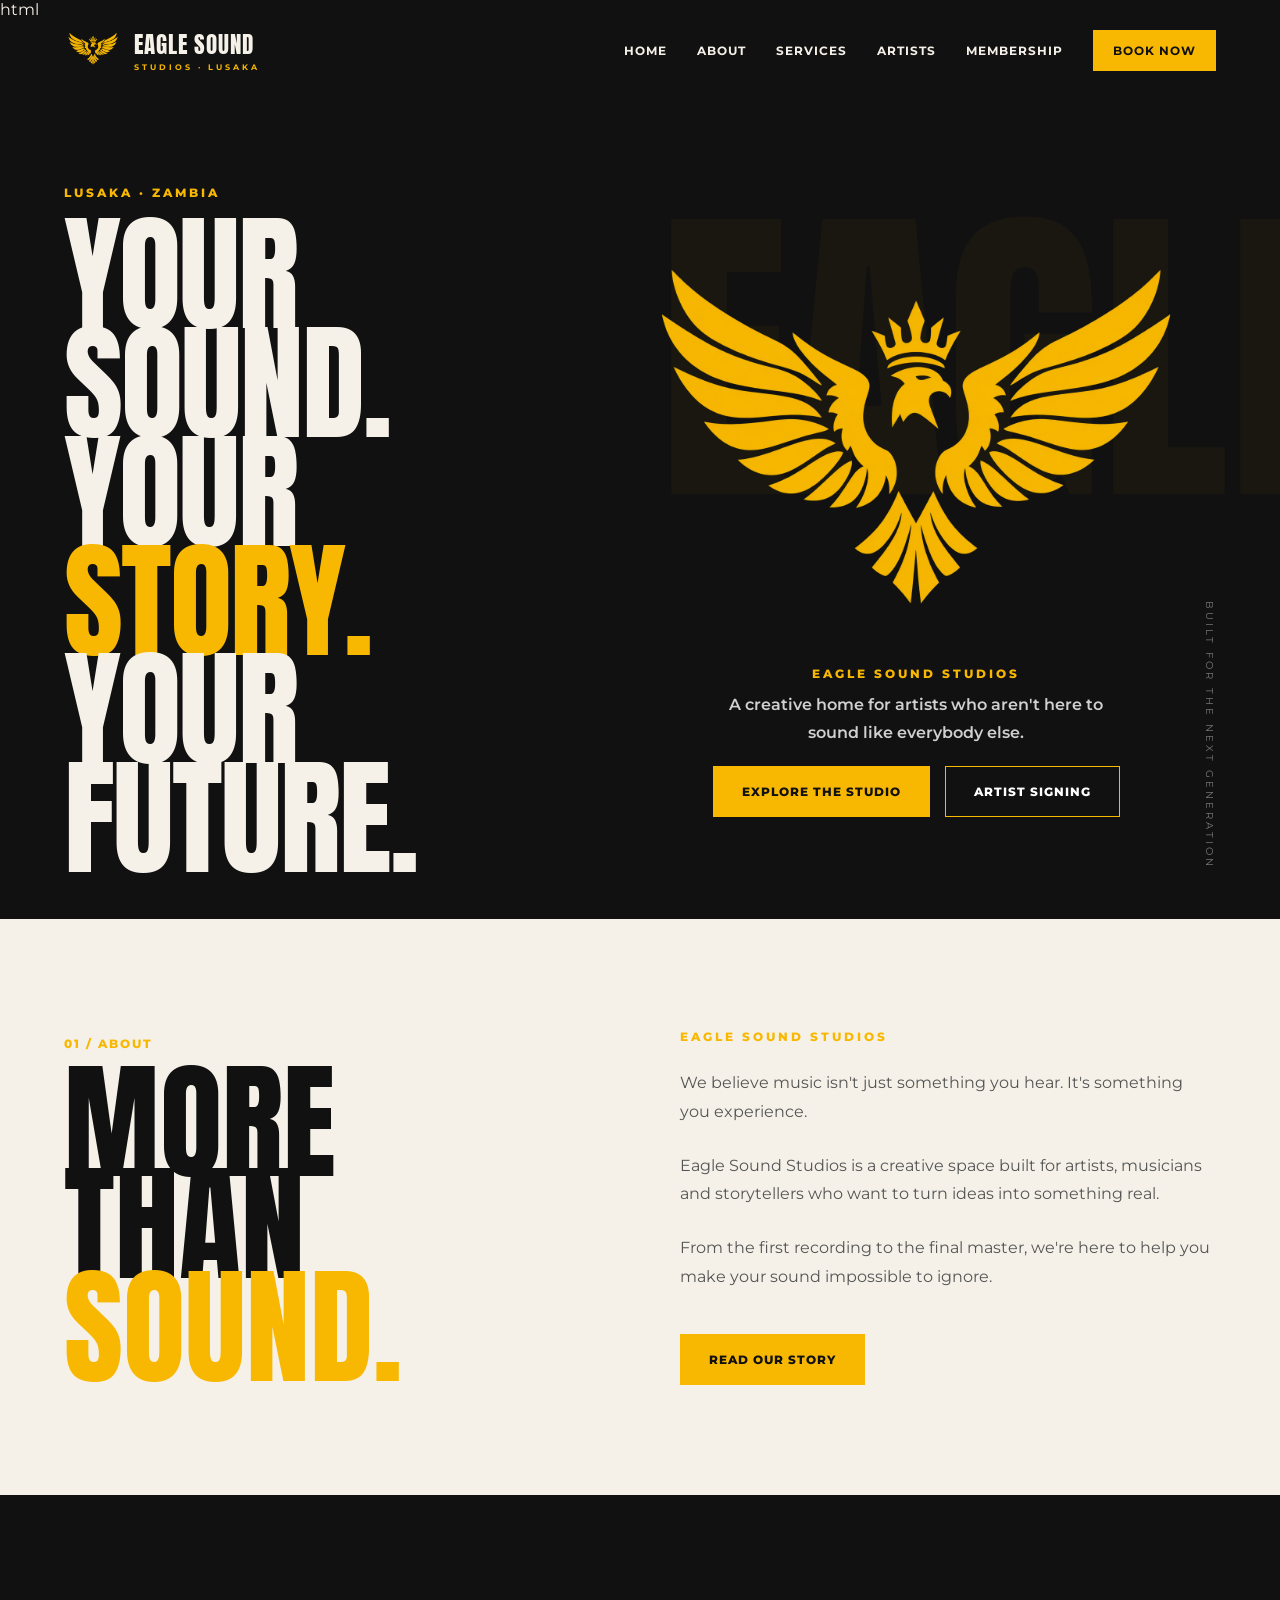
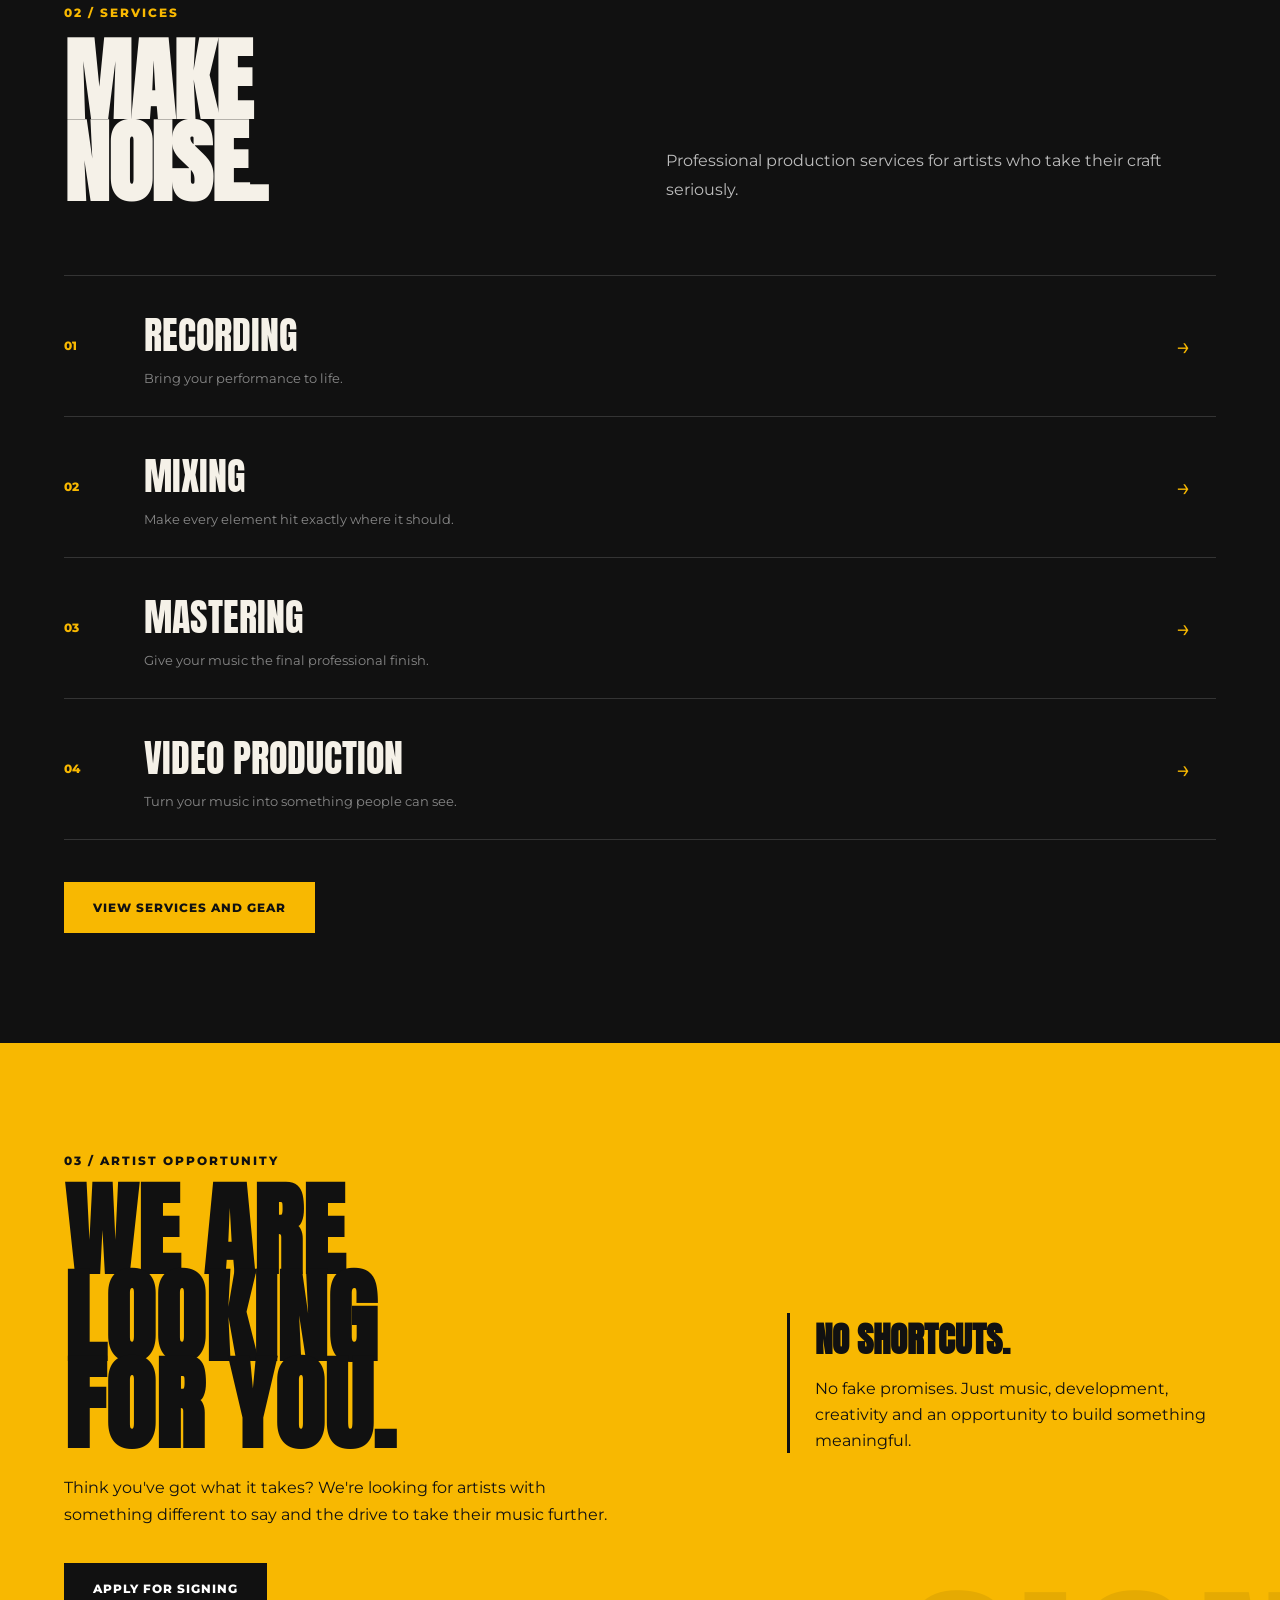
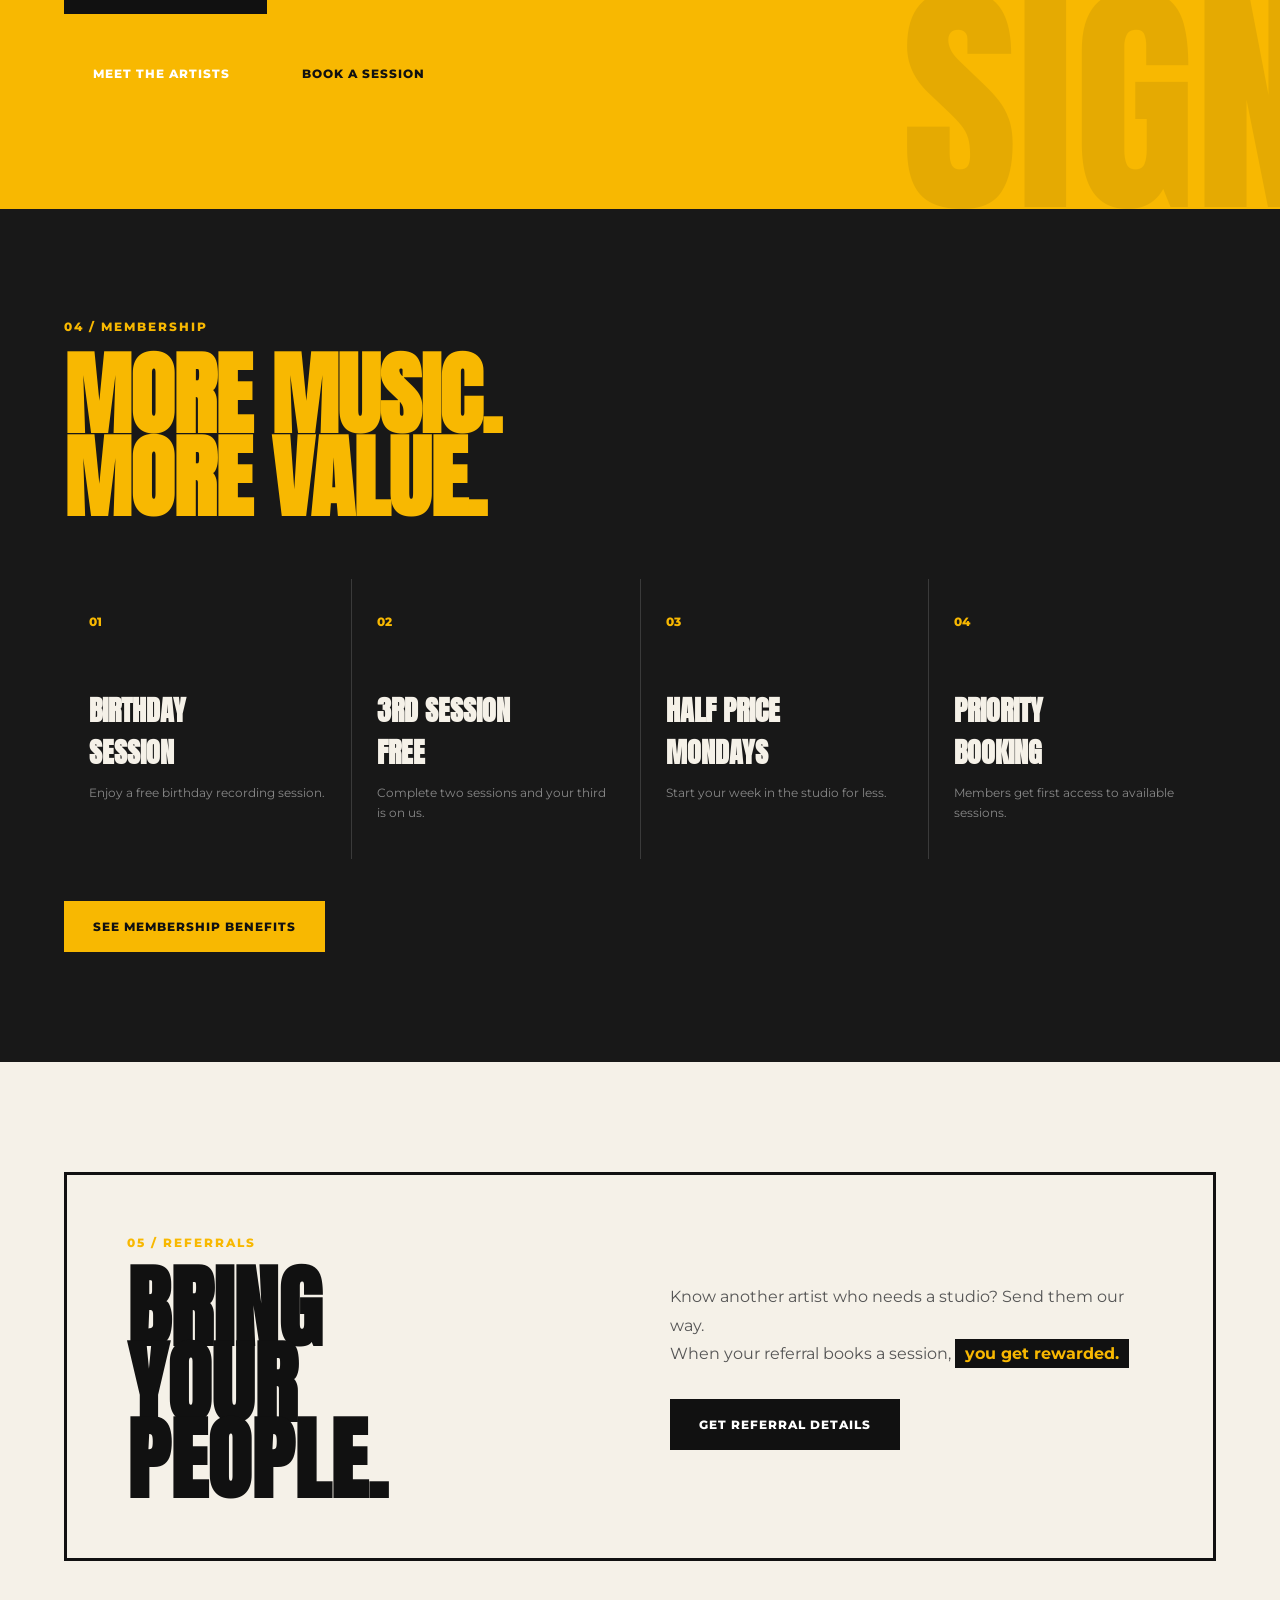
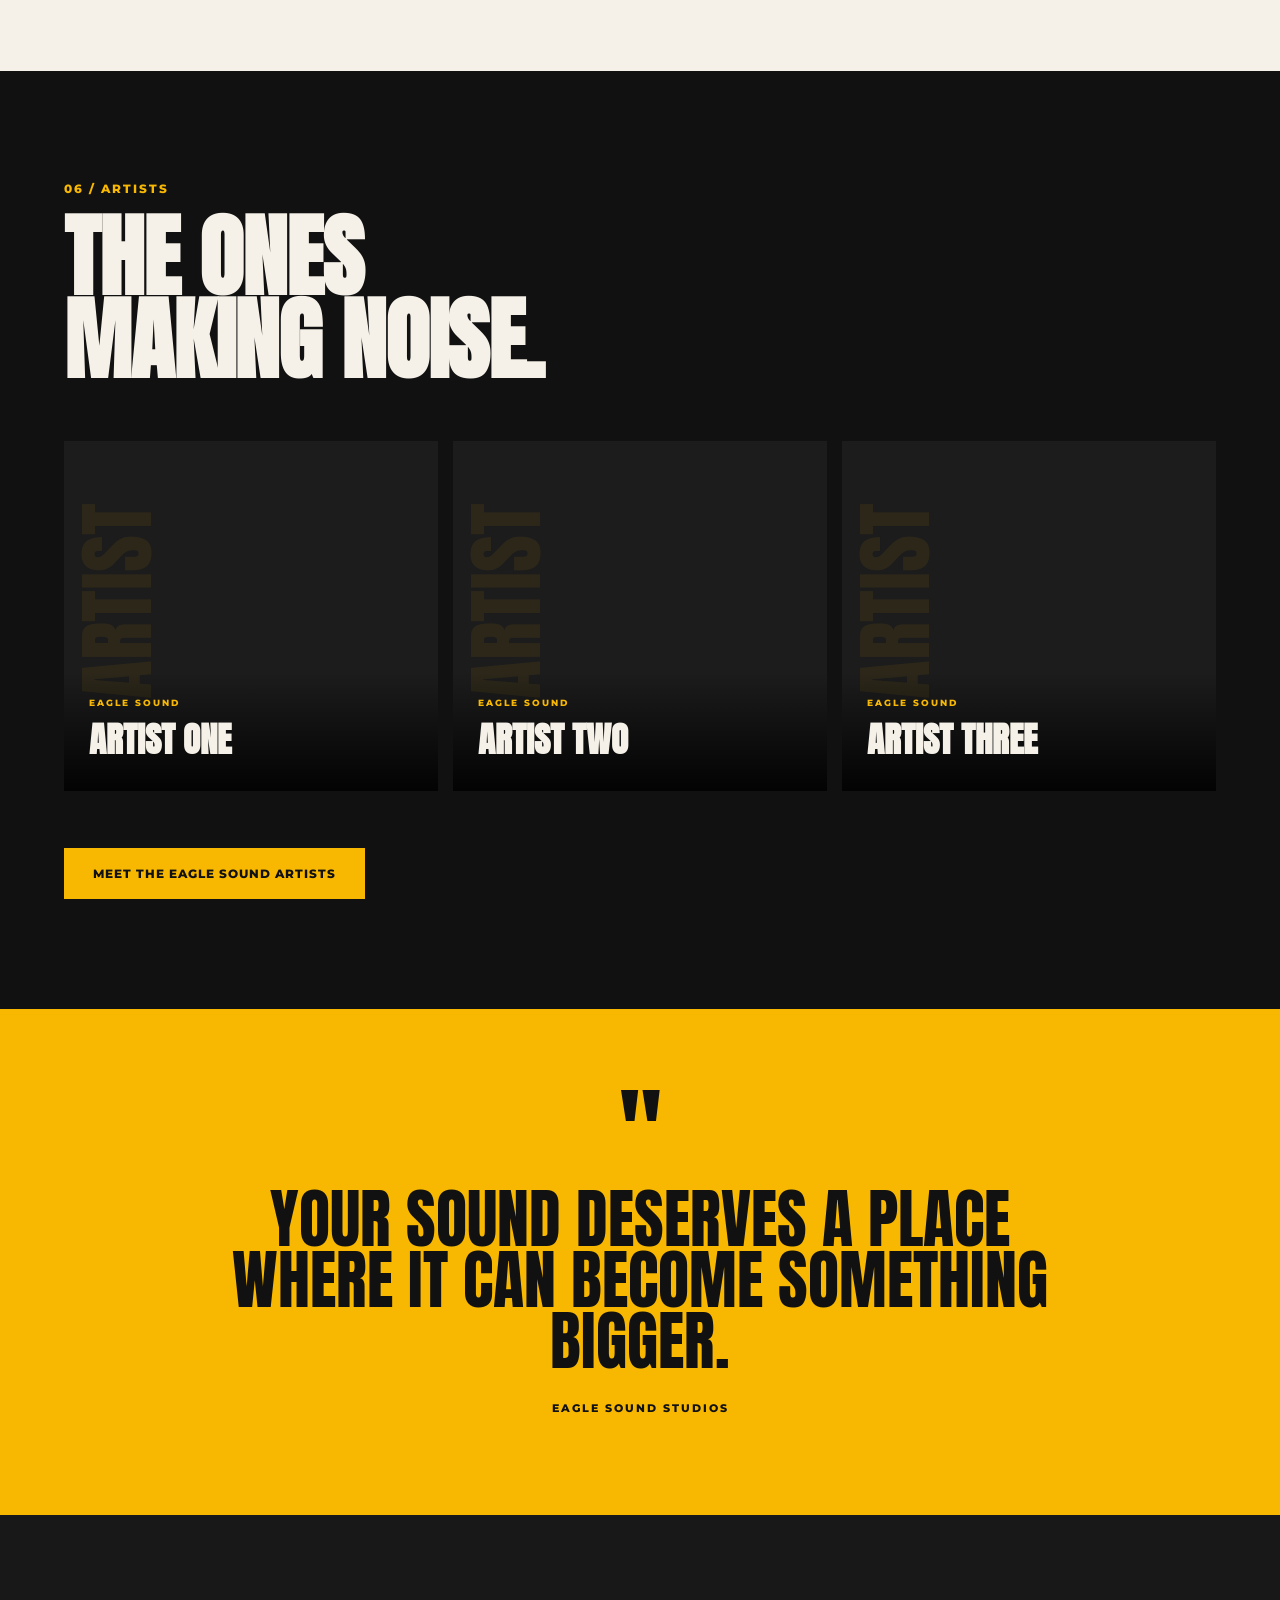
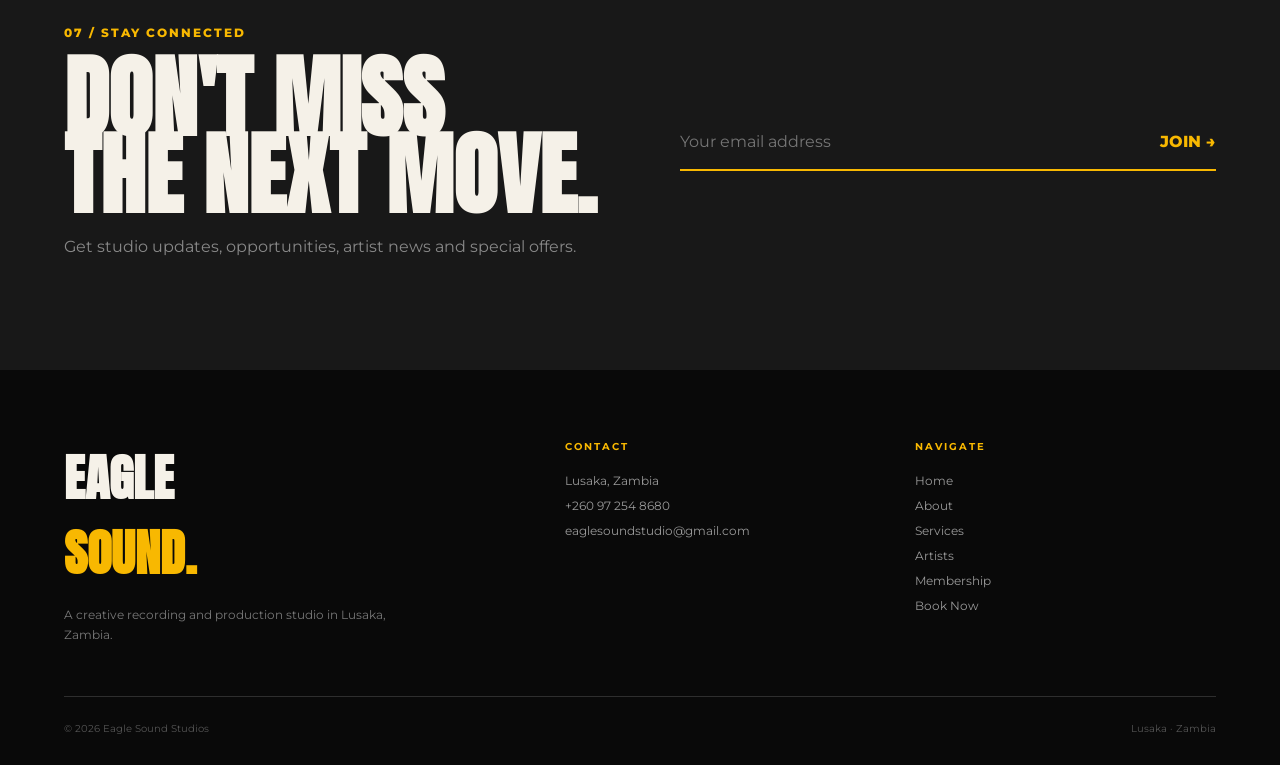
<file: index.html>
html
<html lang="en">
<head>
<meta charset="utf-8"/>
<meta content="width=device-width, initial-scale=1.0" name="viewport"/>
<title>Eagle Sound Studio | Lusaka</title>
<link href="https://fonts.googleapis.com" rel="preconnect"/>
<link crossorigin="" href="https://fonts.gstatic.com" rel="preconnect"/>
<link href="https://fonts.googleapis.com/css2?family=Anton&amp;family=Montserrat:wght@400;500;600;700;800&amp;display=swap" rel="stylesheet"/>

<link rel="stylesheet" href="css/home.css"></head>
<body>
<!-- HEADER -->
<header id="header">
<div class="container nav">
<a class="logo" href="#home">
<img alt="Eagle Sound Studios" src="EAGLE-SOUND-STUDIOS-LOGO.png"/>
<div class="logo-text">EAGLE SOUND<span>STUDIOS · LUSAKA</span></div>
</a>
<button class="menu-toggle" id="menuToggle">☰</button>
<ul class="nav-links" id="navLinks">
<li><a href="index.html#home">Home</a></li>
<li><a href="index.html#about">About</a></li>
<li><a href="index.html#services">Services</a></li>
<li><a href="index.html#artists">Artists</a></li>
<li><a href="index.html#membership">Membership</a></li>
<li><a class="nav-button" href="book.html">Book Now</a></li>
</ul>
</div>
</header>
<!-- HERO -->
<section class="hero" id="home">
<div class="container">
<div class="hero-content">
<div class="hero-row">
<!-- Left side: Big heading -->
<div class="hero-heading">
<div class="eyebrow">Lusaka · Zambia</div>
<h1>Your Sound.<br/>Your <span>Story.</span><br/>Your Future.</h1>
</div>
<!-- Right side: Logo + everything else underneath -->
<div class="hero-right">
<div class="hero-logo-right">
<img alt="Eagle Sound Studios" src="EAGLE-SOUND-STUDIOS-LOGO.png"/>
</div>
<div class="hero-content-right">
<div class="hero-location">EAGLE SOUND STUDIOS</div>
<p class="hero-tagline">A creative home for artists who aren't here to sound like everybody else.</p>
<div class="hero-buttons">
<a class="btn btn-primary" href="services.html">Explore the studio</a>
<a class="btn btn-outline" href="artists.html#artist-opportunity">Artist signing</a>
</div>
</div>
</div>
</div>
</div>
<div class="hero-side">Built for the next generation</div>
</div>
</section>
<!-- ABOUT -->
<section class="section about" id="about">
<div class="container about-grid">
<div>
<div class="section-number">01 / ABOUT</div>
<div class="about-big">More<br/>Than<br/><span>Sound.</span></div>
</div>
<div>
<p class="eyebrow">Eagle Sound Studios</p>
<p class="section-description">We believe music isn't just something you hear. It's something you experience.</p>
<p class="section-description">Eagle Sound Studios is a creative space built for artists, musicians and storytellers who want to turn ideas into something real.</p>
<p class="section-description">From the first recording to the final master, we're here to help you make your sound impossible to ignore.</p>
<div class="section-cta">
<a class="btn btn-primary" href="about.html">Read our story</a>
</div>
</div>
</div>
</section>
<!-- SERVICES -->
<section class="section services" id="services">
<div class="container">
<div class="services-header">
<div>
<div class="section-number">02 / SERVICES</div>
<h2 class="section-title">Make<br/>Noise.</h2>
</div>
<p class="section-description">Professional production services for artists who take their craft seriously.</p>
</div>
<div class="service-list">
<div class="service"><div class="service-number">01</div><div><h3>Recording</h3><p>Bring your performance to life.</p></div><div class="service-arrow">→</div></div>
<div class="service"><div class="service-number">02</div><div><h3>Mixing</h3><p>Make every element hit exactly where it should.</p></div><div class="service-arrow">→</div></div>
<div class="service"><div class="service-number">03</div><div><h3>Mastering</h3><p>Give your music the final professional finish.</p></div><div class="service-arrow">→</div></div>
<div class="service"><div class="service-number">04</div><div><h3>Video Production</h3><p>Turn your music into something people can see.</p></div><div class="service-arrow">→</div></div>
<div class="section-cta">
<a class="btn btn-primary" href="services.html">View services and gear</a>
</div>
</div>
</div>
</section>
<!-- SIGNING + FORM -->
<section class="section signing" id="signing">
<div class="container">
<div class="signing-grid">
<div>
<div class="section-number">03 / ARTIST OPPORTUNITY</div>
<h2>We Are<br/>Looking<br/>For <span>YOU.</span></h2>
<p>Think you've got what it takes? We're looking for artists with something different to say and the drive to take their music further.</p>
<button class="btn signing-button" id="applyButton">Apply for signing</button>
</div>
<div class="signing-note">
<strong>No shortcuts.</strong>
<span>No fake promises. Just music, development, creativity and an opportunity to build something meaningful.</span>
</div>
</div>
<div class="section-cta signing-cta">
<a class="btn btn-outline" href="artists.html#artist-opportunity">Meet the artists</a>
<a class="btn btn-primary" href="book.html">Book a session</a>
</div>
</div>
<!-- APPLICATION FORM -->
<div class="form-wrapper" id="applicationForm">
<div class="form-title">Artist Application</div>
<form id="artistForm">
<div class="form-grid">
<div class="form-group">
<label>Artist / Stage Name</label>
<input id="artistName" placeholder="Your artist name" required="" type="text"/>
</div>
<div class="form-group">
<label>Government Name</label>
<input id="governmentName" placeholder="Your full legal name" required="" type="text"/>
</div>
<div class="form-group">
<label>Email</label>
<input id="artistEmail" placeholder="you@email.com" required="" type="email"/>
</div>
<div class="form-group">
<label>Phone</label>
<input id="artistPhone" placeholder="+260..." type="tel"/>
</div>
<!-- Genre (CLICK-TO-SELECT) -->
<div class="form-group full">
<label>Genre (click to select, max 5)</label>
<div class="genre-tag-container" id="genreContainer">
<span class="genre-tag" data-value="Hip Hop / Rap">Hip Hop / Rap</span>
<span class="genre-tag" data-value="Afrobeats">Afrobeats</span>
<span class="genre-tag" data-value="R&amp;B">R&amp;B</span>
<span class="genre-tag" data-value="Pop">Pop</span>
<span class="genre-tag" data-value="Gospel">Gospel</span>
<span class="genre-tag" data-value="Dancehall">Dancehall</span>
<span class="genre-tag" data-value="Zamrock">Zamrock</span>
<span class="genre-tag" data-value="Kalindula">Kalindula</span>
<span class="genre-tag" data-value="Dunka">Dunka</span>
<span class="genre-tag" data-value="Reggae">Reggae</span>
<span class="genre-tag" data-value="Other">Other</span>
</div>
<p class="">
<span id="genreCount">0</span> / 5 genres selected. Click a genre to select/deselect.
          </p>
</div>
<div class="form-group full" id="otherGenreContainer">
<label>Please specify your other genre(s)</label>
<input id="otherGenre" placeholder="e.g. Traditional, Folk, etc." type="text"/>
</div>
<div class="form-group full">
<label>Tell us about yourself</label>
<textarea id="artistStory" placeholder="Who are you as an artist? What makes your music different?" required=""></textarea>
</div>
<div class="form-group full">
<label>Audio Samples (2 to 3 tracks)</label>
<input accept=".mp3,.wav,.aac,.m4a,.flac" id="audioSamples" multiple="" required="" type="file"/>
<p class="">Upload 2-3 audio files (MP3, WAV, AAC, M4A, FLAC). Max 3 files.</p>
</div>
<div class="form-group full">
<label>Music / Social Link</label>
<input id="artistLink" placeholder="Spotify, YouTube, SoundCloud, Instagram..." type="url"/>
</div>
</div>
<button class="btn btn-primary submit-button" type="submit">Submit application</button>
<div class="success-message" id="successMessage">Application received! We'll be in touch.</div>
</form>
</div>
</section>
<!-- MEMBERSHIP -->
<section class="section membership" id="membership">
<div class="container">
<div class="section-number">04 / MEMBERSHIP</div>
<h2 class="section-title">More Music.<br/>More Value.</h2>
<div class="membership-grid">
<div class="membership-card"><div class="membership-card-number">01</div><h3>Birthday<br/>Session</h3><p>Enjoy a free birthday recording session.</p></div>
<div class="membership-card"><div class="membership-card-number">02</div><h3>3rd Session<br/>Free</h3><p>Complete two sessions and your third is on us.</p></div>
<div class="membership-card"><div class="membership-card-number">03</div><h3>Half Price<br/>Mondays</h3><p>Start your week in the studio for less.</p></div>
<div class="membership-card"><div class="membership-card-number">04</div><h3>Priority<br/>Booking</h3><p>Members get first access to available sessions.</p></div>
</div>
<div class="section-cta">
<a class="btn btn-primary" href="membership.html">See membership benefits</a>
</div>
</div>
</section>
<!-- REFERRAL -->
<section class="section referral">
<div class="container">
<div class="referral-box">
<div>
<div class="section-number">05 / REFERRALS</div>
<h2>Bring<br/>Your<br/>People.</h2>
</div>
<div>
<p>Know another artist who needs a studio? Send them our way.</p>
<p class="">When your referral books a session, <strong>you get rewarded.</strong></p>
<a class="btn bg-black text-white mt-30" href="book.html">Get referral details</a>
</div>
</div>
</div>
</section>
<!-- ARTISTS -->
<section class="section artists" id="artists">
<div class="container">
<div class="section-number">06 / ARTISTS</div>
<h2 class="section-title">The Ones<br/>Making Noise.</h2>
<div class="artist-grid">
<div class="artist"><div class="artist-info"><small>EAGLE SOUND</small><h3>Artist One</h3></div></div>
<div class="artist"><div class="artist-info"><small>EAGLE SOUND</small><h3>Artist Two</h3></div></div>
<div class="artist"><div class="artist-info"><small>EAGLE SOUND</small><h3>Artist Three</h3></div></div>
<div class="section-cta">
<a class="btn btn-primary" href="artists.html">Meet the Eagle Sound artists</a>
</div>
</div>
</div>
</section>
<!-- TESTIMONIAL -->
<section class="testimonial">
<div class="quote-mark">"</div>
<blockquote>Your sound deserves a place where it can become something bigger.</blockquote>
<cite>Eagle Sound Studios</cite>
</section>
<!-- NEWSLETTER -->
<section class="section newsletter">
<div class="container newsletter-inner">
<div>
<div class="section-number">07 / STAY CONNECTED</div>
<h2>Don't Miss<br/>The Next Move.</h2>
<p>Get studio updates, opportunities, artist news and special offers.</p>
</div>
<form class="newsletter-form" id="newsletterForm">
<input placeholder="Your email address" required="" type="email"/>
<button type="submit">JOIN →</button>
</form>
</div>
</section>
<!-- FOOTER -->
<footer id="contact">
<div class="container">
<div class="footer-grid">
<div class="footer-brand">
<h2>Eagle<br/><span class="gold">Sound.</span></h2>
<p>A creative recording and production studio in Lusaka, Zambia.</p>
</div>
<div class="footer-column">
<h4>Contact</h4>
<p>Lusaka, Zambia</p>
<a href="tel:+260972548680">+260 97 254 8680</a>
<a href="mailto:eaglesoundstudio@gmail.com">eaglesoundstudio@gmail.com</a>
</div>
<div class="footer-column">
<h4>Navigate</h4>
<a href="index.html#home">Home</a>
<a href="index.html#about">About</a>
<a href="index.html#services">Services</a>
<a href="index.html#artists">Artists</a>
<a href="index.html#membership">Membership</a>
<a href="book.html">Book Now</a>
</div>
</div>
<div class="copyright"><span>© 2026 Eagle Sound Studios</span><span>Lusaka · Zambia</span></div>
</div>
</footer>

<script defer="True" src="js/script.js"></script></body>
</html>
</file>
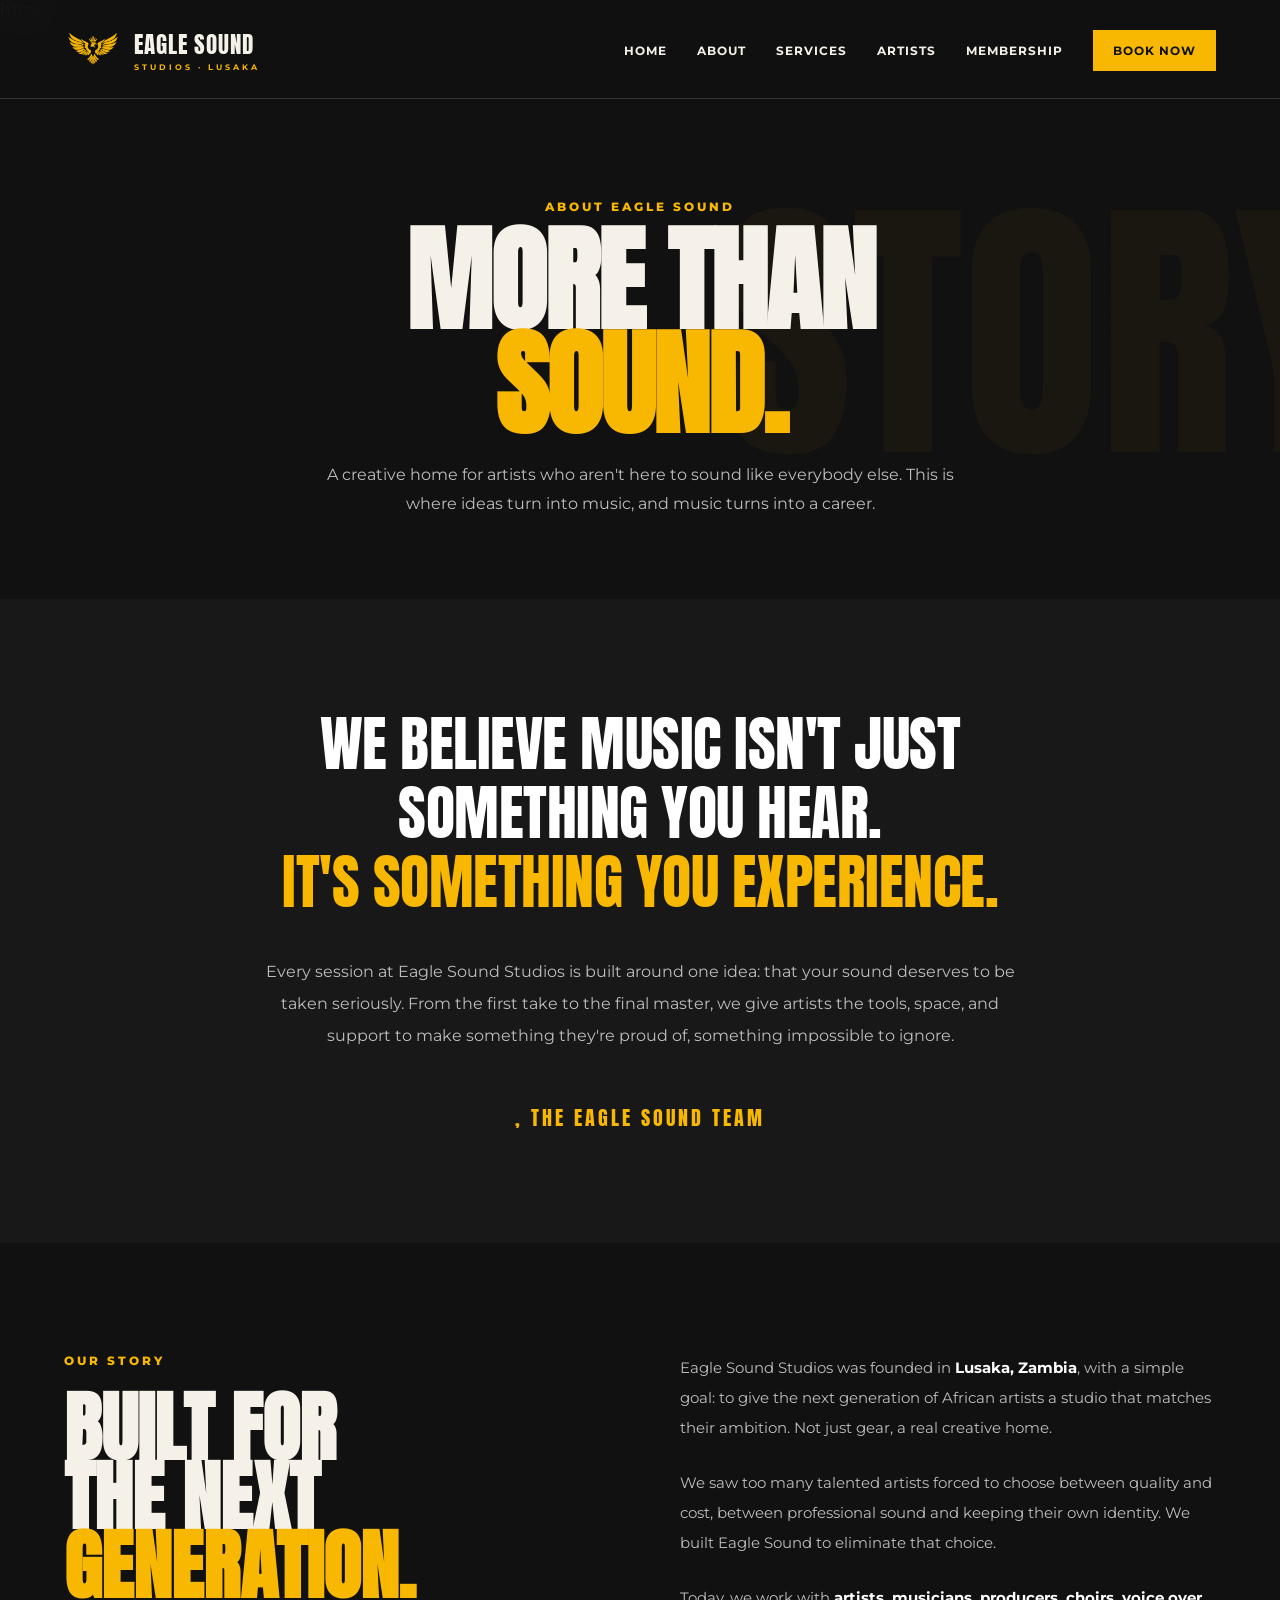
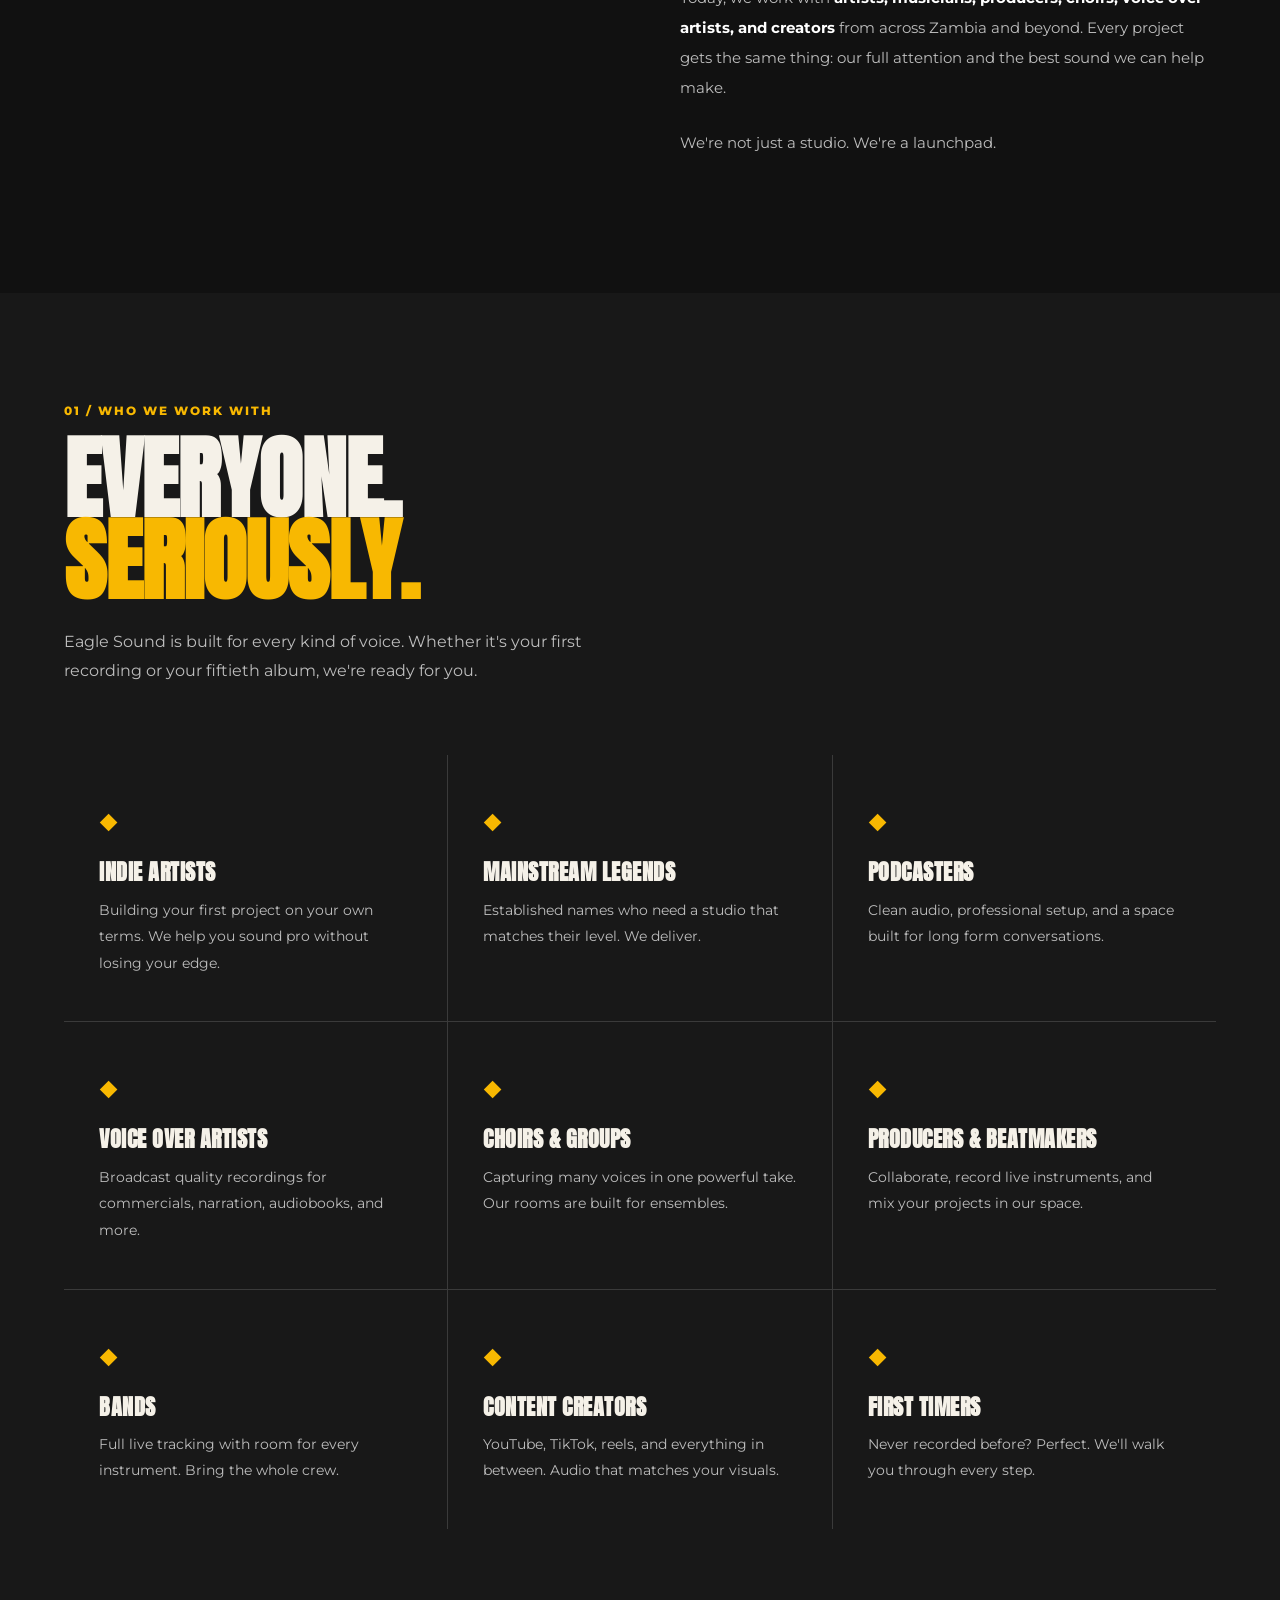
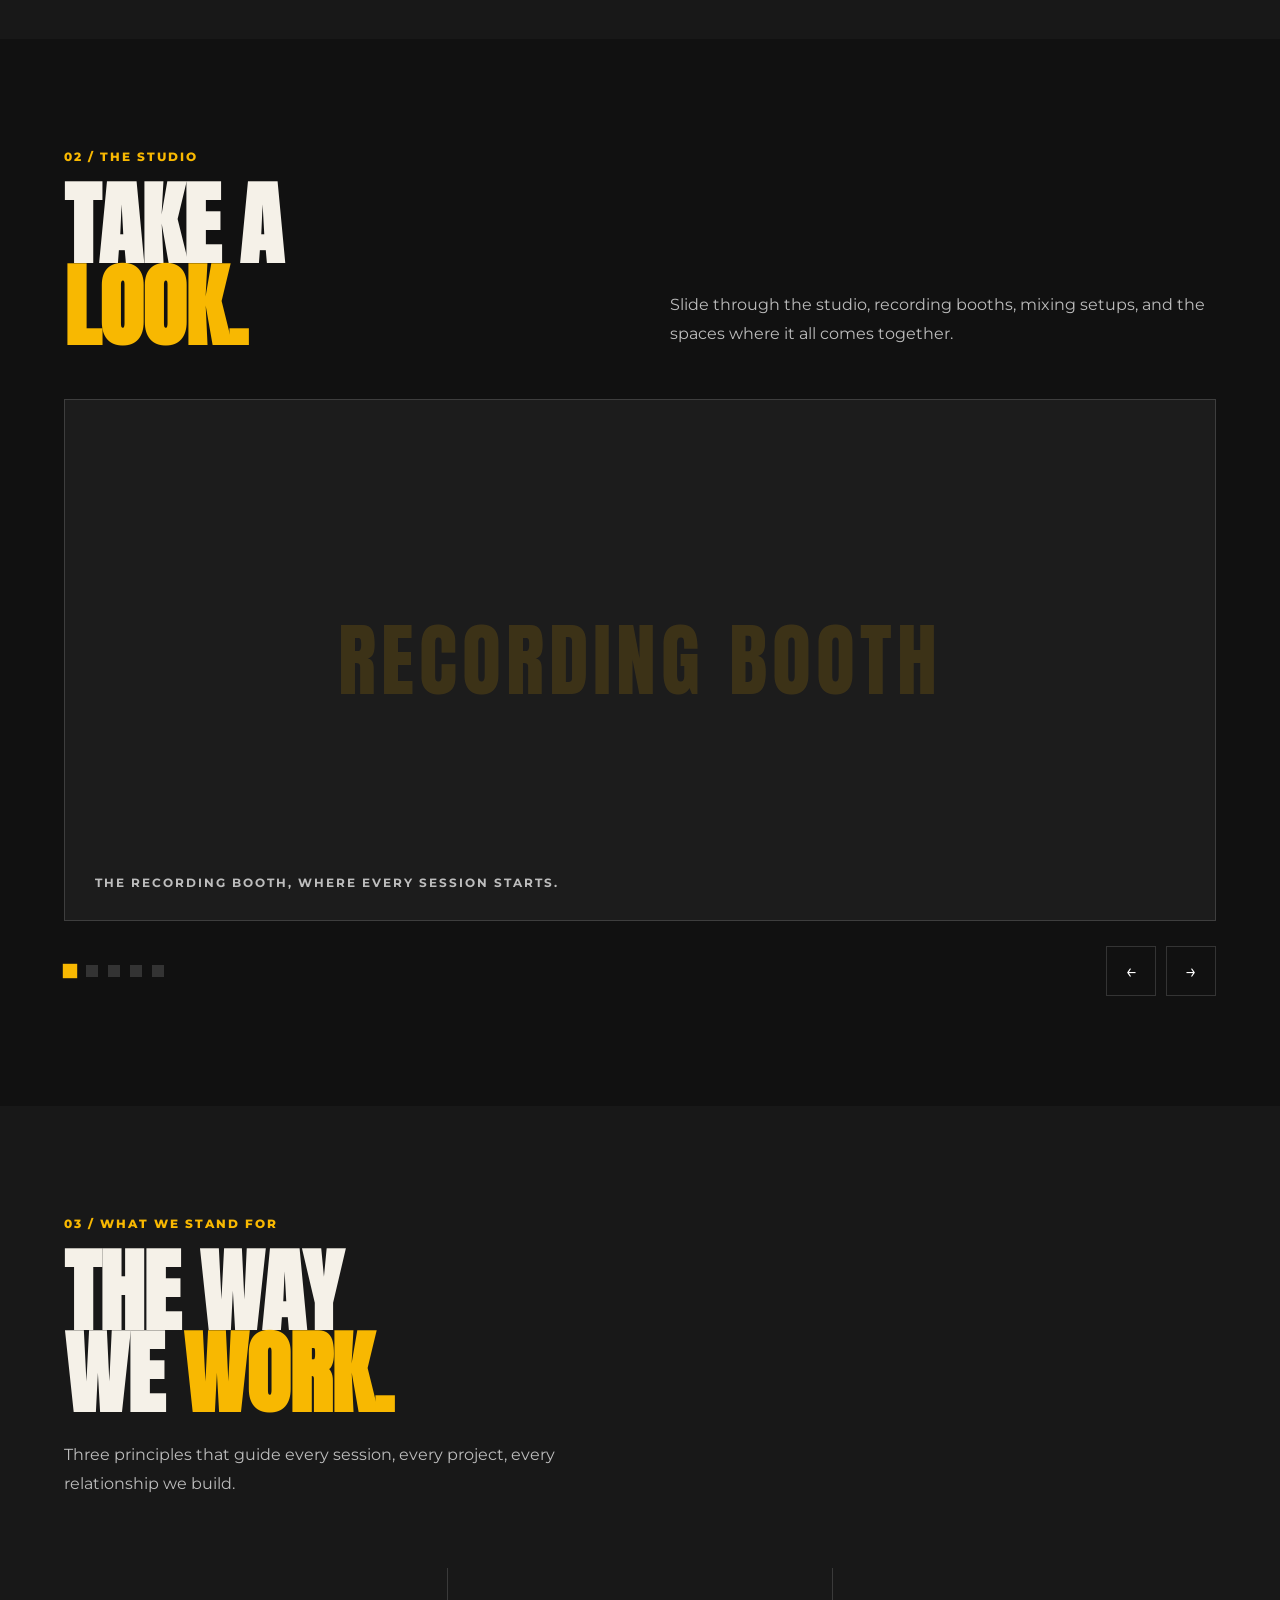
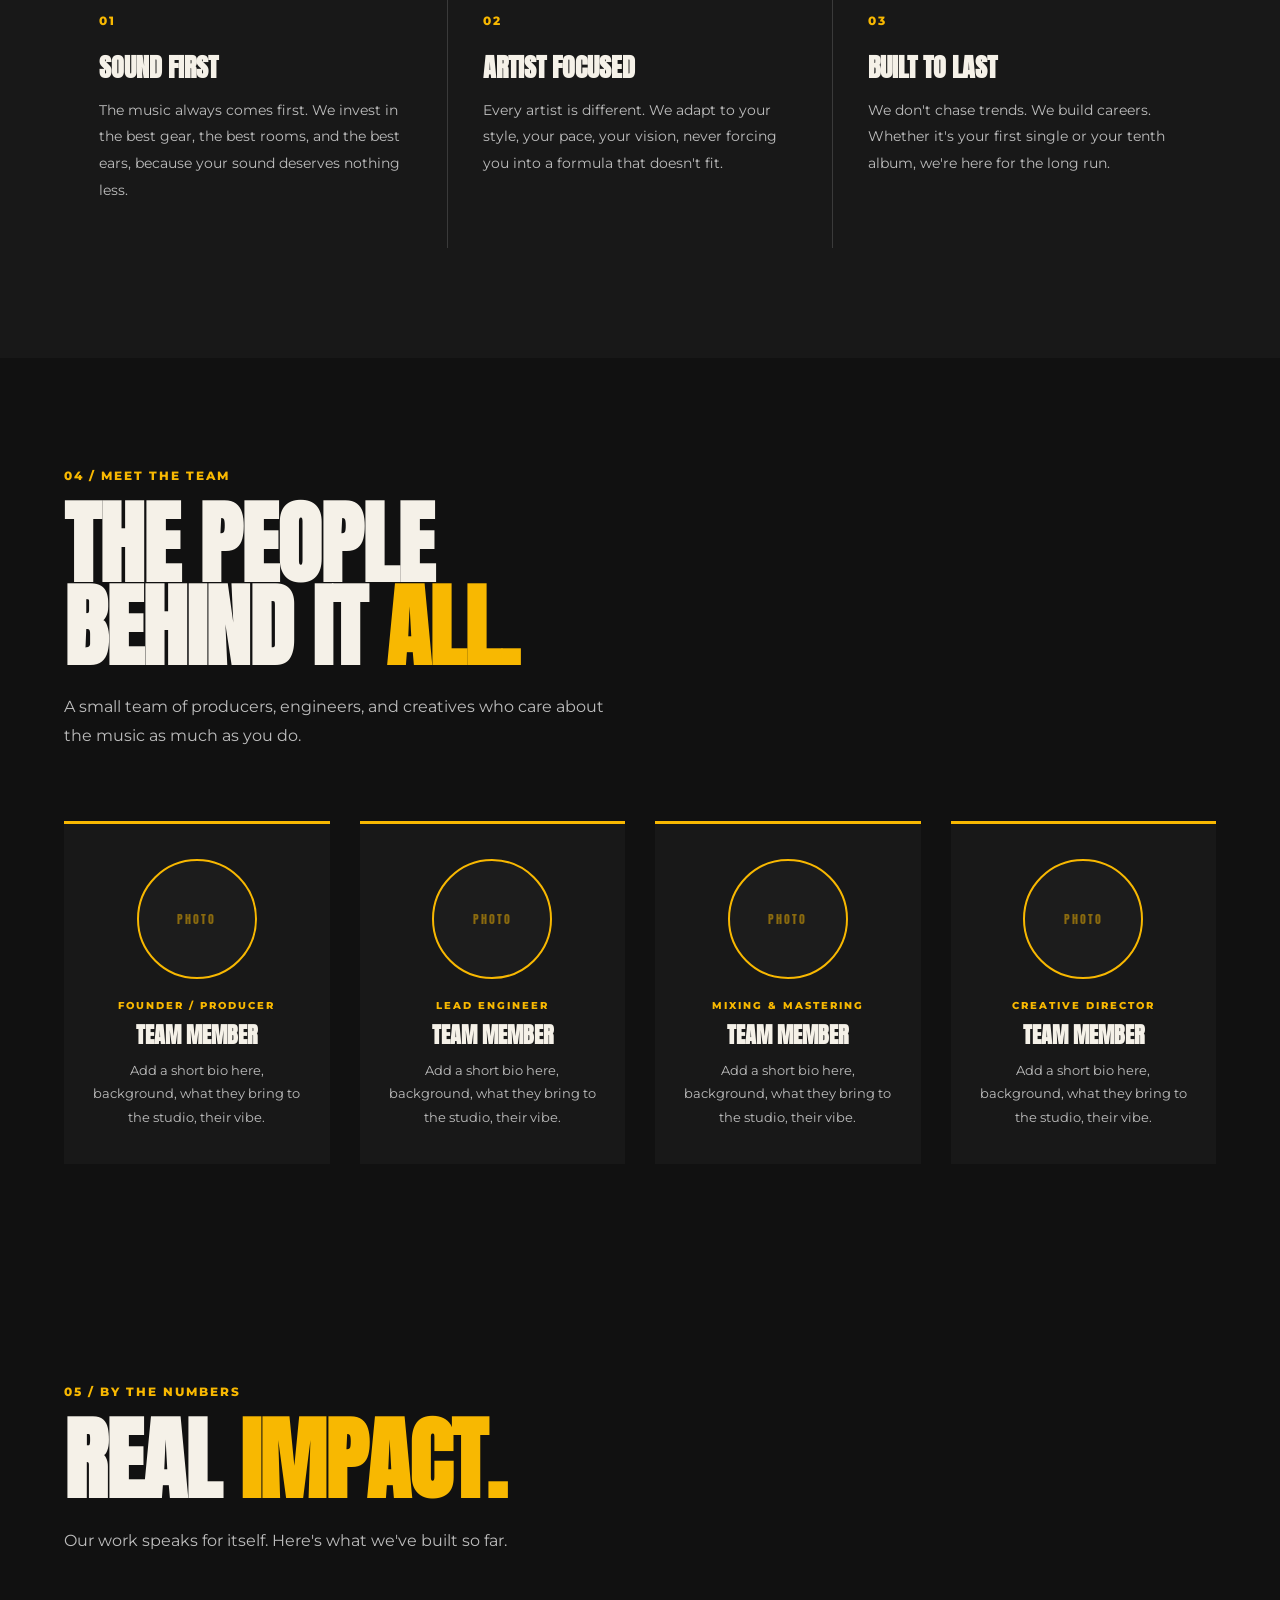
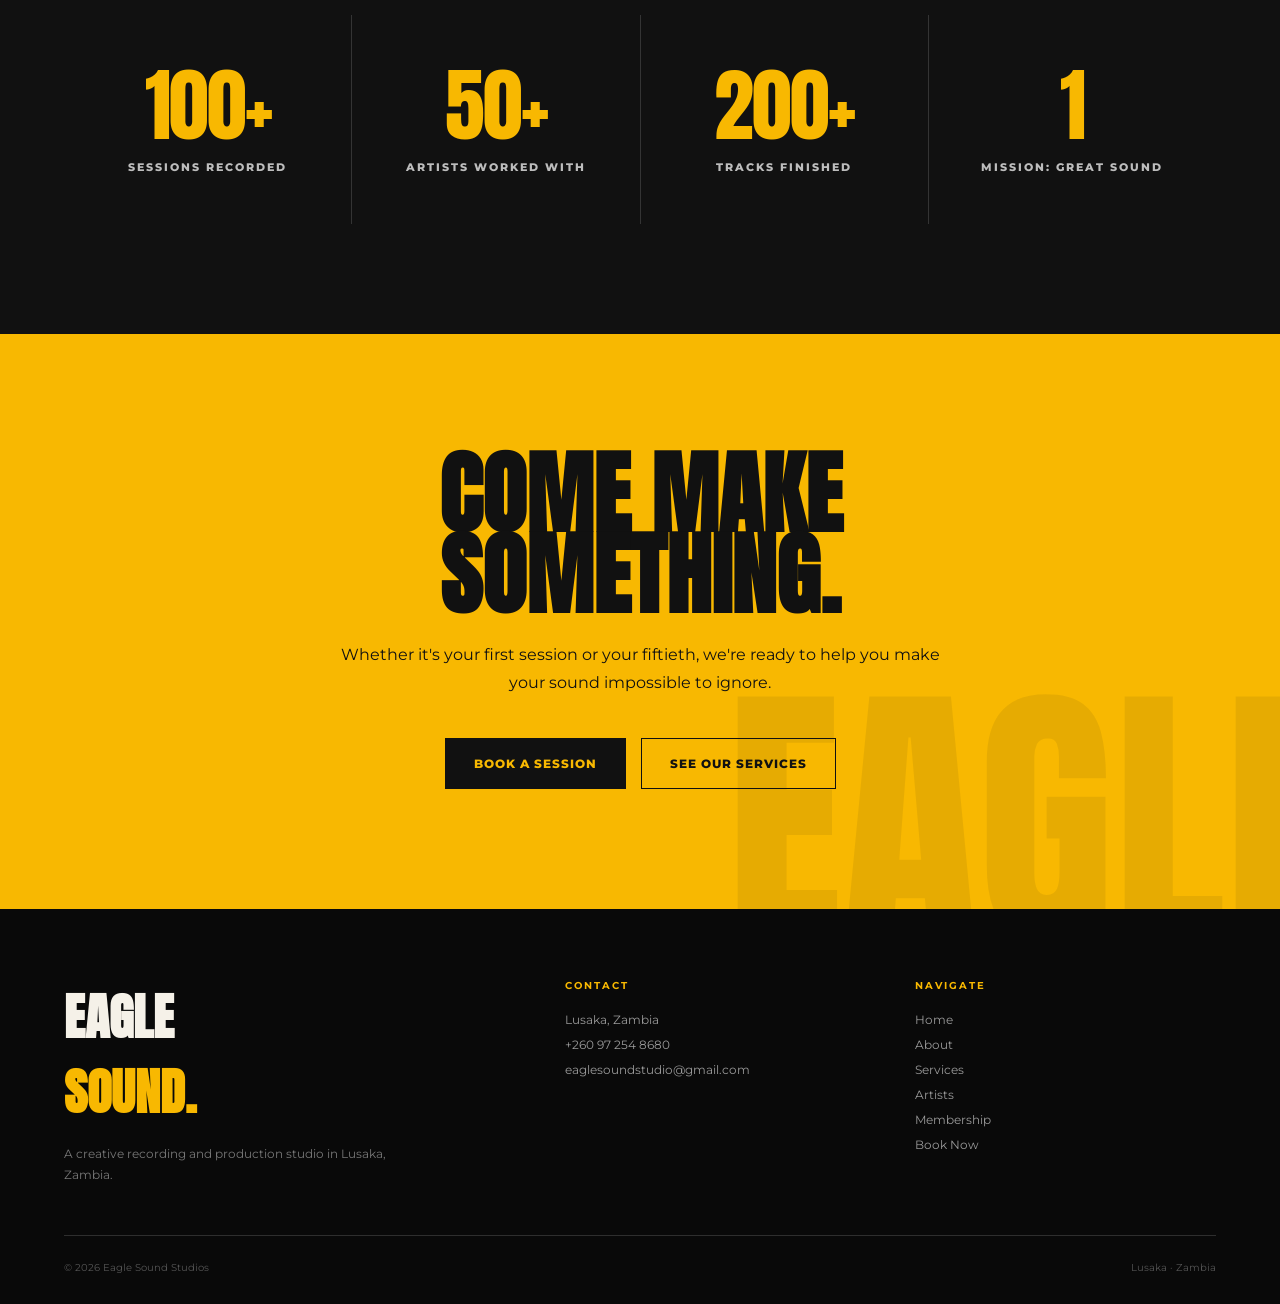
<file: about.html>
html
<html lang="en">
<head>
<meta charset="utf-8"/>
<meta content="width=device-width, initial-scale=1.0" name="viewport"/>
<title>About | Eagle Sound Studios</title>
<link href="https://fonts.googleapis.com" rel="preconnect"/>
<link crossorigin="" href="https://fonts.gstatic.com" rel="preconnect"/>
<link href="https://fonts.googleapis.com/css2?family=Anton&amp;family=Montserrat:wght@400;500;600;700;800&amp;display=swap" rel="stylesheet"/>

<link rel="stylesheet" href="css/about.css"></head>
<body>
<!-- HEADER -->
<header>
<div class="container nav">
<a class="logo" href="index.html">
<img alt="Eagle Sound Studios" src="EAGLE-SOUND-STUDIOS-LOGO.png"/>
<div class="logo-text">EAGLE SOUND<span>STUDIOS · LUSAKA</span></div>
</a>
<button class="menu-toggle" id="menuToggle">☰</button>
<ul class="nav-links" id="navLinks">
<li><a href="index.html#home">Home</a></li>
<li><a href="index.html#about">About</a></li>
<li><a href="index.html#services">Services</a></li>
<li><a href="index.html#artists">Artists</a></li>
<li><a href="index.html#membership">Membership</a></li>
<li><a class="nav-button" href="book.html">Book Now</a></li>
</ul>
</div>
</header>
<!-- PAGE HERO -->
<section class="page-hero">
<div class="container">
<div class="eyebrow">About Eagle Sound</div>
<h1>More Than<br/><span>Sound.</span></h1>
<p>A creative home for artists who aren't here to sound like everybody else. This is where ideas turn into music, and music turns into a career.</p>
</div>
</section>
<!-- MANIFESTO -->
<section class="section manifesto">
<div class="container">
<div class="manifesto-inner">
<p class="big-statement">
        We believe music isn't just<br/>
        something you hear.<br/>
<span>It's something you experience.</span>
</p>
<p class="statement-body">
        Every session at Eagle Sound Studios is built around one idea: that your sound deserves to be taken seriously. From the first take to the final master, we give artists the tools, space, and support to make something they're proud of, something impossible to ignore.
      </p>
<div class="signature">, The Eagle Sound Team</div>
</div>
</div>
</section>
<!-- STORY -->
<section class="section story">
<div class="container">
<div class="story-grid">
<div class="story-left">
<div class="story-tagline">Our Story</div>
<h2>Built For<br/>The Next<br/><span>Generation.</span></h2>
</div>
<div class="story-right">
<p>
          Eagle Sound Studios was founded in <strong>Lusaka, Zambia</strong>, with a simple goal: to give the next generation of African artists a studio that matches their ambition. Not just gear, a real creative home.
        </p>
<p>
          We saw too many talented artists forced to choose between quality and cost, between professional sound and keeping their own identity. We built Eagle Sound to eliminate that choice.
        </p>
<p>
          Today, we work with <strong>artists, musicians, producers, choirs, voice over artists, and creators</strong> from across Zambia and beyond. Every project gets the same thing: our full attention and the best sound we can help make.
        </p>
<p>
          We're not just a studio. We're a launchpad.
        </p>
</div>
</div>
</div>
</section>
<!-- WHO WE WORK WITH (NEW) -->
<section class="section who">
<div class="container">
<div class="who-header">
<div class="section-number">01 / WHO WE WORK WITH</div>
<h2 class="section-title">Everyone.<br/><span class="gold">Seriously.</span></h2>
<p class="section-description">Eagle Sound is built for every kind of voice. Whether it's your first recording or your fiftieth album, we're ready for you.</p>
</div>
<div class="who-grid">
<div class="who-card">
<span class="who-icon">◆</span>
<h3>Indie Artists</h3>
<p>Building your first project on your own terms. We help you sound pro without losing your edge.</p>
</div>
<div class="who-card">
<span class="who-icon">◆</span>
<h3>Mainstream Legends</h3>
<p>Established names who need a studio that matches their level. We deliver.</p>
</div>
<div class="who-card">
<span class="who-icon">◆</span>
<h3>Podcasters</h3>
<p>Clean audio, professional setup, and a space built for long form conversations.</p>
</div>
<div class="who-card">
<span class="who-icon">◆</span>
<h3>Voice Over Artists</h3>
<p>Broadcast quality recordings for commercials, narration, audiobooks, and more.</p>
</div>
<div class="who-card">
<span class="who-icon">◆</span>
<h3>Choirs &amp; Groups</h3>
<p>Capturing many voices in one powerful take. Our rooms are built for ensembles.</p>
</div>
<div class="who-card">
<span class="who-icon">◆</span>
<h3>Producers &amp; Beatmakers</h3>
<p>Collaborate, record live instruments, and mix your projects in our space.</p>
</div>
<div class="who-card">
<span class="who-icon">◆</span>
<h3>Bands</h3>
<p>Full live tracking with room for every instrument. Bring the whole crew.</p>
</div>
<div class="who-card">
<span class="who-icon">◆</span>
<h3>Content Creators</h3>
<p>YouTube, TikTok, reels, and everything in between. Audio that matches your visuals.</p>
</div>
<div class="who-card">
<span class="who-icon">◆</span>
<h3>First Timers</h3>
<p>Never recorded before? Perfect. We'll walk you through every step.</p>
</div>
</div>
</div>
</section>
<!-- IMAGE CAROUSEL (NEW) -->
<section class="section carousel-section">
<div class="container">
<div class="carousel-header">
<div>
<div class="section-number">02 / THE STUDIO</div>
<h2 class="section-title">Take A<br/><span class="gold">Look.</span></h2>
</div>
<div>
<p class="section-description">Slide through the studio, recording booths, mixing setups, and the spaces where it all comes together.</p>
</div>
</div>
<div class="carousel-wrap">
<div class="carousel-track" id="carouselTrack">
<div class="carousel-slide" data-label="Recording Booth">
<div class="slide-caption">The recording booth, where every session starts.</div>
</div>
<div class="carousel-slide" data-label="Mixing Desk">
<div class="slide-caption">The mixing desk, where balance becomes art.</div>
</div>
<div class="carousel-slide" data-label="Mastering Room">
<div class="slide-caption">The mastering room, the final polish before release.</div>
</div>
<div class="carousel-slide" data-label="Live Room">
<div class="slide-caption">The live room, built for bands, choirs, and full ensembles.</div>
</div>
<div class="carousel-slide" data-label="Lounge">
<div class="slide-caption">The lounge, where the vibe lives between takes.</div>
</div>
</div>
</div>
<div class="carousel-controls">
<div class="carousel-dots" id="carouselDots"></div>
<div class="carousel-buttons">
<button aria-label="Previous slide" class="carousel-btn" id="prevBtn">←</button>
<button aria-label="Next slide" class="carousel-btn" id="nextBtn">→</button>
</div>
</div>
</div>
</section>
<!-- VALUES -->
<section class="section values">
<div class="container">
<div class="values-header">
<div class="section-number">03 / WHAT WE STAND FOR</div>
<h2 class="section-title">The Way<br/>We <span class="gold">Work.</span></h2>
<p class="section-description">Three principles that guide every session, every project, every relationship we build.</p>
</div>
<div class="values-grid">
<div class="value-item">
<div class="value-number">01</div>
<h3>Sound First</h3>
<p>The music always comes first. We invest in the best gear, the best rooms, and the best ears, because your sound deserves nothing less.</p>
</div>
<div class="value-item">
<div class="value-number">02</div>
<h3>Artist Focused</h3>
<p>Every artist is different. We adapt to your style, your pace, your vision, never forcing you into a formula that doesn't fit.</p>
</div>
<div class="value-item">
<div class="value-number">03</div>
<h3>Built To Last</h3>
<p>We don't chase trends. We build careers. Whether it's your first single or your tenth album, we're here for the long run.</p>
</div>
</div>
</div>
</section>
<!-- MEET THE TEAM (NEW) -->
<section class="section team">
<div class="container">
<div class="team-header">
<div class="section-number">04 / MEET THE TEAM</div>
<h2 class="section-title">The People<br/>Behind It <span class="gold">All.</span></h2>
<p class="section-description">A small team of producers, engineers, and creatives who care about the music as much as you do.</p>
</div>
<div class="team-grid">
<div class="team-card">
<div class="team-photo"></div>
<div class="team-role">Founder / Producer</div>
<h3>Team Member</h3>
<p class="team-bio">Add a short bio here, background, what they bring to the studio, their vibe.</p>
</div>
<div class="team-card">
<div class="team-photo"></div>
<div class="team-role">Lead Engineer</div>
<h3>Team Member</h3>
<p class="team-bio">Add a short bio here, background, what they bring to the studio, their vibe.</p>
</div>
<div class="team-card">
<div class="team-photo"></div>
<div class="team-role">Mixing &amp; Mastering</div>
<h3>Team Member</h3>
<p class="team-bio">Add a short bio here, background, what they bring to the studio, their vibe.</p>
</div>
<div class="team-card">
<div class="team-photo"></div>
<div class="team-role">Creative Director</div>
<h3>Team Member</h3>
<p class="team-bio">Add a short bio here, background, what they bring to the studio, their vibe.</p>
</div>
</div>
</div>
</section>
<!-- NUMBERS -->
<section class="section numbers">
<div class="container">
<div class="section-number">05 / BY THE NUMBERS</div>
<h2 class="section-title">Real <span class="gold">Impact.</span></h2>
<p class="section-description">Our work speaks for itself. Here's what we've built so far.</p>
<div class="numbers-grid">
<div class="number-item">
<div class="big-number">100+</div>
<div class="number-label">Sessions Recorded</div>
</div>
<div class="number-item">
<div class="big-number">50+</div>
<div class="number-label">Artists Worked With</div>
</div>
<div class="number-item">
<div class="big-number">200+</div>
<div class="number-label">Tracks Finished</div>
</div>
<div class="number-item">
<div class="big-number">1</div>
<div class="number-label">Mission: Great Sound</div>
</div>
</div>
</div>
</section>
<!-- FINAL CTA -->
<section class="final-cta">
<div class="container">
<h2>Come Make<br/>Something.</h2>
<p>Whether it's your first session or your fiftieth, we're ready to help you make your sound impossible to ignore.</p>
<div class="final-cta-buttons">
<a class="btn btn-primary" href="book.html">Book a session</a>
<a class="btn btn-outline" href="services.html">See our services</a>
</div>
</div>
</section>
<!-- FOOTER -->
<footer id="contact">
<div class="container">
<div class="footer-grid">
<div class="footer-brand">
<h2>Eagle<br/><span class="gold">Sound.</span></h2>
<p>A creative recording and production studio in Lusaka, Zambia.</p>
</div>
<div class="footer-column">
<h4>Contact</h4>
<p>Lusaka, Zambia</p>
<a href="tel:+260972548680">+260 97 254 8680</a>
<a href="mailto:eaglesoundstudio@gmail.com">eaglesoundstudio@gmail.com</a>
</div>
<div class="footer-column">
<h4>Navigate</h4>
<a href="index.html#home">Home</a>
<a href="index.html#about">About</a>
<a href="index.html#services">Services</a>
<a href="index.html#artists">Artists</a>
<a href="index.html#membership">Membership</a>
<a href="book.html">Book Now</a>
</div>
</div>
<div class="copyright"><span>© 2026 Eagle Sound Studios</span><span>Lusaka · Zambia</span></div>
</div>
</footer>

<script defer="True" src="js/script.js"></script></body>
</html>
</file>
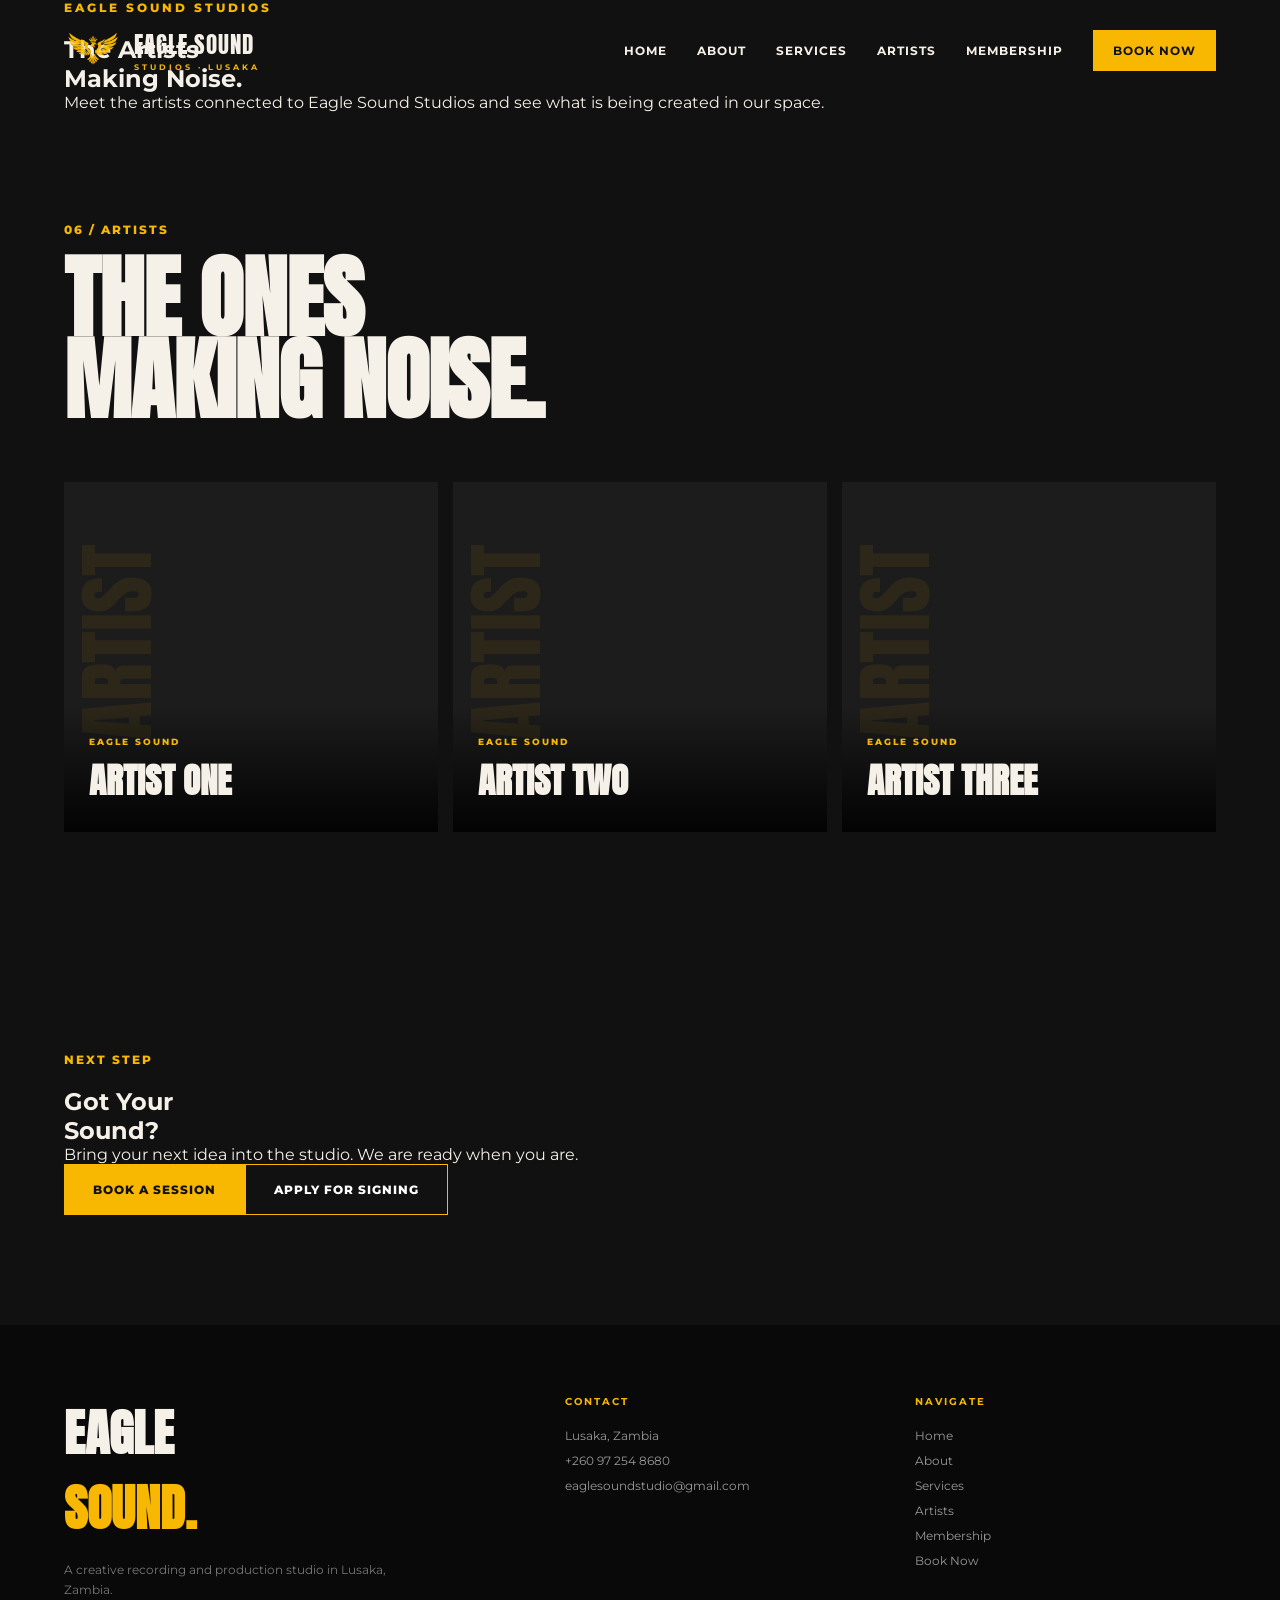
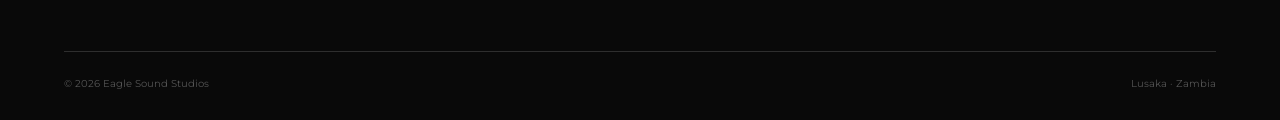
<file: artists.html>
<!DOCTYPE html>
<html lang="en"><head><meta charset="utf-8"/><meta content="width=device-width, initial-scale=1.0" name="viewport"/><title>Artists | Eagle Sound Studios</title><link href="https://fonts.googleapis.com" rel="preconnect"/><link href="https://fonts.gstatic.com" rel="preconnect"/><link href="https://fonts.googleapis.com/css2?family=Anton&amp;family=Montserrat:wght@400;500;600;700;800&amp;display=swap" rel="stylesheet"/><link rel="stylesheet" href="css/artists.css"></head><body><header id="header">
<div class="container nav">
<a class="logo" href="#home">
<img alt="Eagle Sound Studios" src="EAGLE-SOUND-STUDIOS-LOGO.png"/>
<div class="logo-text">EAGLE SOUND<span>STUDIOS · LUSAKA</span></div>
</a>
<button class="menu-toggle" id="menuToggle">☰</button>
<ul class="nav-links" id="navLinks">
<li><a href="index.html#home">Home</a></li>
<li><a href="index.html#about">About</a></li>
<li><a href="index.html#services">Services</a></li>
<li><a href="index.html#artists">Artists</a></li>
<li><a href="index.html#membership">Membership</a></li>
<li><a class="nav-button" href="book.html">Book Now</a></li>
</ul>
</div>
</header><section class="page-hero artists-page-hero"><div class="container"><div class="eyebrow">Eagle Sound Studios</div><h1>The Artists<br/><span>Making Noise.</span></h1><p>Meet the artists connected to Eagle Sound Studios and see what is being created in our space.</p></div></section><section class="section artists" id="artists">
<div class="container">
<div class="section-number">06 / ARTISTS</div>
<h2 class="section-title">The Ones<br/>Making Noise.</h2>
<div class="artist-grid">
<div class="artist"><div class="artist-info"><small>EAGLE SOUND</small><h3>Artist One</h3></div></div>
<div class="artist"><div class="artist-info"><small>EAGLE SOUND</small><h3>Artist Two</h3></div></div>
<div class="artist"><div class="artist-info"><small>EAGLE SOUND</small><h3>Artist Three</h3></div></div>
</div>
</div>
</section><section class="section artist-cta" id="artist-opportunity"><div class="container"><div class="artist-cta-inner"><div><div class="section-number">NEXT STEP</div><h2>Got Your<br/><span>Sound?</span></h2><p>Bring your next idea into the studio. We are ready when you are.</p></div><div><a class="btn btn-primary" href="book.html">Book a session</a><a class="btn btn-outline" href="index.html#signing">Apply for signing</a></div></div></div></section><footer id="contact">
<div class="container">
<div class="footer-grid">
<div class="footer-brand">
<h2>Eagle<br/><span class="gold">Sound.</span></h2>
<p>A creative recording and production studio in Lusaka, Zambia.</p>
</div>
<div class="footer-column">
<h4>Contact</h4>
<p>Lusaka, Zambia</p>
<a href="tel:+260972548680">+260 97 254 8680</a>
<a href="mailto:eaglesoundstudio@gmail.com">eaglesoundstudio@gmail.com</a>
</div>
<div class="footer-column">
<h4>Navigate</h4>
<a href="index.html#home">Home</a>
<a href="index.html#about">About</a>
<a href="index.html#services">Services</a>
<a href="index.html#artists">Artists</a>
<a href="index.html#membership">Membership</a>
<a href="book.html">Book Now</a>
</div>
</div>
<div class="copyright"><span>© 2026 Eagle Sound Studios</span><span>Lusaka · Zambia</span></div>
</div>
</footer><script defer="True" src="js/script.js"></script></body></html>
</file>
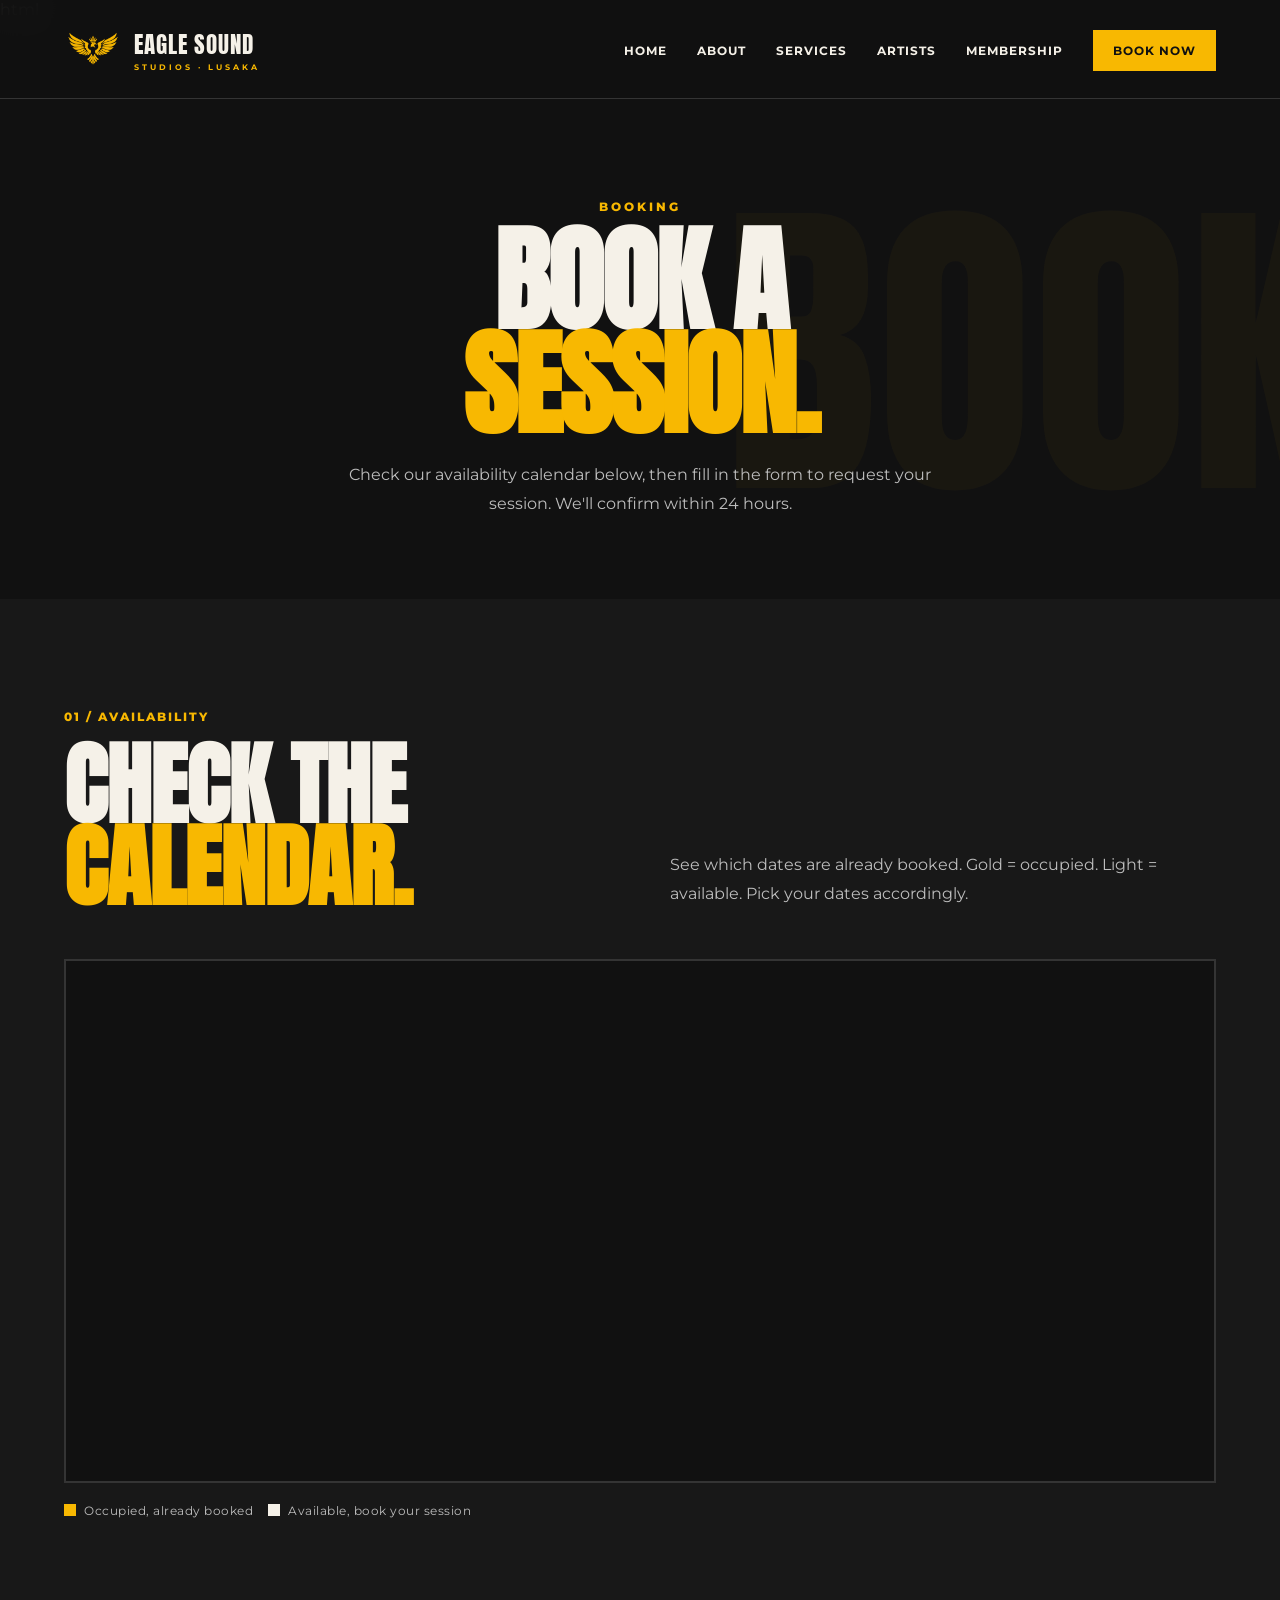
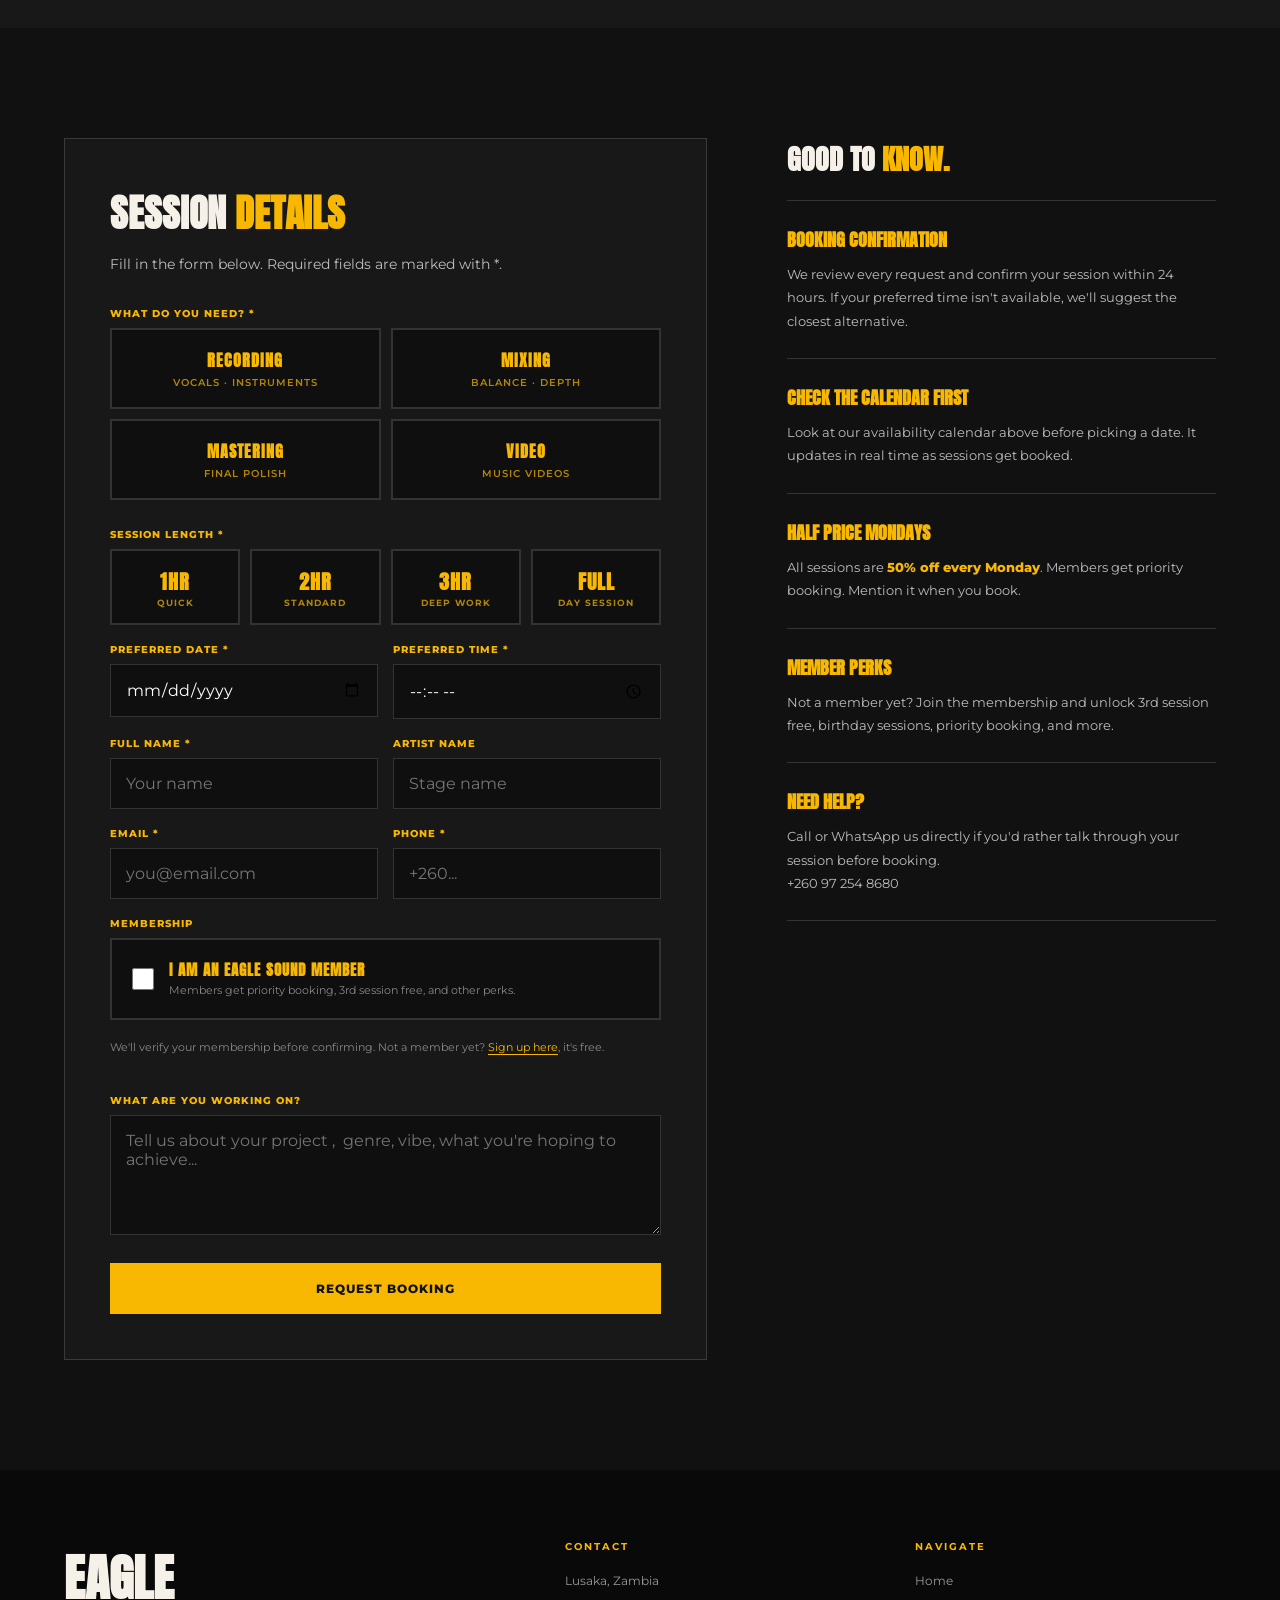
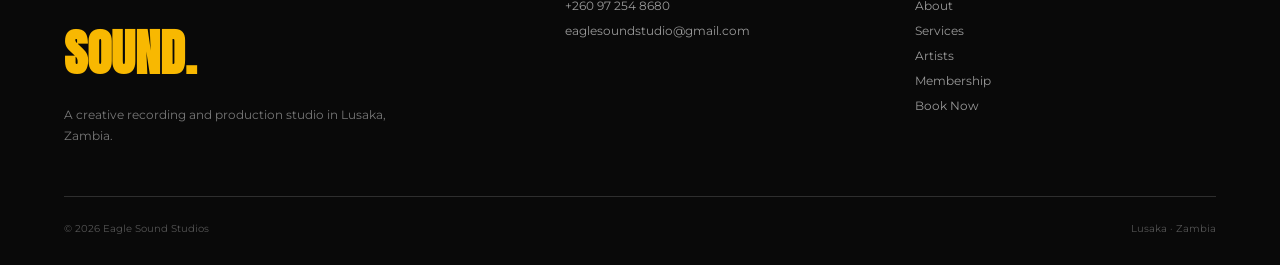
<file: book.html>
html
<html lang="en">
<head>
<meta charset="utf-8"/>
<meta content="width=device-width, initial-scale=1.0" name="viewport"/>
<title>Book a Session | Eagle Sound Studios</title>
<link href="https://fonts.googleapis.com" rel="preconnect"/>
<link crossorigin="" href="https://fonts.gstatic.com" rel="preconnect"/>
<link href="https://fonts.googleapis.com/css2?family=Anton&amp;family=Montserrat:wght@400;500;600;700;800&amp;display=swap" rel="stylesheet"/>

<link rel="stylesheet" href="css/book.css"></head>
<body>
<!-- HEADER -->
<header>
<div class="container nav">
<a class="logo" href="index.html">
<img alt="Eagle Sound Studios" src="EAGLE-SOUND-STUDIOS-LOGO.png"/>
<div class="logo-text">EAGLE SOUND<span>STUDIOS · LUSAKA</span></div>
</a>
<button class="menu-toggle" id="menuToggle">☰</button>
<ul class="nav-links" id="navLinks">
<li><a href="index.html#home">Home</a></li>
<li><a href="index.html#about">About</a></li>
<li><a href="index.html#services">Services</a></li>
<li><a href="index.html#artists">Artists</a></li>
<li><a href="index.html#membership">Membership</a></li>
<li><a class="nav-button" href="book.html">Book Now</a></li>
</ul>
</div>
</header>
<!-- PAGE HERO -->
<section class="page-hero">
<div class="container">
<div class="eyebrow">Booking</div>
<h1>Book A<br/><span>Session.</span></h1>
<p>Check our availability calendar below, then fill in the form to request your session. We'll confirm within 24 hours.</p>
</div>
</section>
<!-- AVAILABILITY CALENDAR -->
<section class="section availability">
<div class="container">
<div class="availability-header">
<div>
<div class="section-number">01 / AVAILABILITY</div>
<h2 class="section-title">Check The<br/><span class="gold">Calendar.</span></h2>
</div>
<div>
<p class="section-description">See which dates are already booked. Gold = occupied. Light = available. Pick your dates accordingly.</p>
</div>
</div>
<!-- GOOGLE CALENDAR EMBED -->
<div class="calendar-embed">
<iframe class="" frameborder="0" height="500" scrolling="no" src="https://calendar.google.com/calendar/embed?src=YOUR_CALENDAR_ID%40group.calendar.google.com&amp;ctz=Africa%2FLusaka&amp;mode=MONTH&amp;showTitle=0&amp;showPrint=0&amp;showTabs=0&amp;showCalendars=0&amp;showTz=0&amp;bgcolor=%23111&amp;color=%23F8B801">
</iframe>
</div>
<div class="calendar-note">
<div class="calendar-key">
<span class="dot occupied"></span>
<span>Occupied, already booked</span>
</div>
<div class="calendar-key">
<span class="dot available"></span>
<span>Available, book your session</span>
</div>
</div>
</div>
</section>
<!-- BOOKING FORM -->
<section class="section booking">
<div class="container">
<div class="booking-grid">
<!-- FORM -->
<div class="booking-form-wrap">
<h2>Session <span>Details</span></h2>
<p class="form-intro">Fill in the form below. Required fields are marked with *.</p>
<form id="bookingForm">
<!-- Service Type -->
<div class="form-group full">
<label>What do you need? *</label>
<div class="service-select" id="serviceSelect">
<label class="service-option">
<input name="service" required="" type="radio" value="Recording"/>
<span class="service-label">Recording</span>
<span class="service-sub">Vocals · Instruments</span>
</label>
<label class="service-option">
<input name="service" type="radio" value="Mixing"/>
<span class="service-label">Mixing</span>
<span class="service-sub">Balance · Depth</span>
</label>
<label class="service-option">
<input name="service" type="radio" value="Mastering"/>
<span class="service-label">Mastering</span>
<span class="service-sub">Final polish</span>
</label>
<label class="service-option">
<input name="service" type="radio" value="Video Production"/>
<span class="service-label">Video</span>
<span class="service-sub">Music videos</span>
</label>
</div>
</div>
<!-- Session Length -->
<div class="form-group full">
<label>Session length *</label>
<div class="session-select" id="sessionSelect">
<label class="session-option">
<input name="sessionLength" required="" type="radio" value="1 Hour"/>
<span class="session-time">1hr</span>
<span class="session-label">Quick</span>
</label>
<label class="session-option">
<input name="sessionLength" type="radio" value="2 Hours"/>
<span class="session-time">2hr</span>
<span class="session-label">Standard</span>
</label>
<label class="session-option">
<input name="sessionLength" type="radio" value="3 Hours"/>
<span class="session-time">3hr</span>
<span class="session-label">Deep work</span>
</label>
<label class="session-option">
<input name="sessionLength" type="radio" value="Full Day"/>
<span class="session-time">Full</span>
<span class="session-label">Day session</span>
</label>
</div>
</div>
<!-- Date & Time -->
<div class="form-row">
<div class="form-group">
<label for="bookingDate">Preferred date *</label>
<input id="bookingDate" required="" type="date"/>
</div>
<div class="form-group">
<label for="bookingTime">Preferred time *</label>
<input id="bookingTime" required="" type="time"/>
</div>
</div>
<!-- Contact -->
<div class="form-row">
<div class="form-group">
<label for="bookName">Full name *</label>
<input id="bookName" placeholder="Your name" required="" type="text"/>
</div>
<div class="form-group">
<label for="bookArtistName">Artist name</label>
<input id="bookArtistName" placeholder="Stage name" type="text"/>
</div>
</div>
<div class="form-row">
<div class="form-group">
<label for="bookEmail">Email *</label>
<input id="bookEmail" placeholder="you@email.com" required="" type="email"/>
</div>
<div class="form-group">
<label for="bookPhone">Phone *</label>
<input id="bookPhone" placeholder="+260..." required="" type="tel"/>
</div>
</div>
<!-- MEMBER CHECKBOX (Self-Declaration) -->
<div class="form-group full">
<label>Membership</label>
<label class="member-checkbox">
<input id="isMember" name="isMember" type="checkbox" value="Yes"/>
<div class="member-label">
                I am an Eagle Sound member
                <span class="member-sub">Members get priority booking, 3rd session free, and other perks.</span>
</div>
</label>
<p class="member-note">
              We'll verify your membership before confirming. Not a member yet? <a href="membership.html">Sign up here</a>, it's free.
            </p>
</div>
<!-- Notes -->
<div class="form-group full">
<label for="bookNotes">What are you working on?</label>
<textarea id="bookNotes" placeholder="Tell us about your project ,  genre, vibe, what you're hoping to achieve..."></textarea>
</div>
<button class="btn submit-button" type="submit">Request booking</button>
<div class="success-message" id="successMessage">
<strong>Request Sent</strong>
<span>We'll confirm your session within 24 hours.</span>
</div>
</form>
</div>
<!-- SIDEBAR INFO -->
<div class="booking-info">
<h3>Good To <span class="gold">Know.</span></h3>
<div class="info-block">
<h4>Booking confirmation</h4>
<p>We review every request and confirm your session within 24 hours. If your preferred time isn't available, we'll suggest the closest alternative.</p>
</div>
<div class="info-block">
<h4>Check the calendar first</h4>
<p>Look at our availability calendar above before picking a date. It updates in real time as sessions get booked.</p>
</div>
<div class="info-block">
<h4>Half price Mondays</h4>
<p>All sessions are <span class="highlight">50% off every Monday</span>. Members get priority booking. Mention it when you book.</p>
</div>
<div class="info-block">
<h4>Member perks</h4>
<p>Not a member yet? <a class="" href="membership.html">Join the membership</a> and unlock 3rd session free, birthday sessions, priority booking, and more.</p>
</div>
<div class="info-block">
<h4>Need help?</h4>
<p>Call or WhatsApp us directly if you'd rather talk through your session before booking.</p>
<p class=""><a class="" href="tel:+260972548680">+260 97 254 8680</a></p>
</div>
</div>
</div>
</div>
</section>
<!-- FOOTER -->
<footer id="contact">
<div class="container">
<div class="footer-grid">
<div class="footer-brand">
<h2>Eagle<br/><span class="gold">Sound.</span></h2>
<p>A creative recording and production studio in Lusaka, Zambia.</p>
</div>
<div class="footer-column">
<h4>Contact</h4>
<p>Lusaka, Zambia</p>
<a href="tel:+260972548680">+260 97 254 8680</a>
<a href="mailto:eaglesoundstudio@gmail.com">eaglesoundstudio@gmail.com</a>
</div>
<div class="footer-column">
<h4>Navigate</h4>
<a href="index.html#home">Home</a>
<a href="index.html#about">About</a>
<a href="index.html#services">Services</a>
<a href="index.html#artists">Artists</a>
<a href="index.html#membership">Membership</a>
<a href="book.html">Book Now</a>
</div>
</div>
<div class="copyright"><span>© 2026 Eagle Sound Studios</span><span>Lusaka · Zambia</span></div>
</div>
</footer>

<script defer="True" src="js/script.js"></script></body>
</html>
</file>
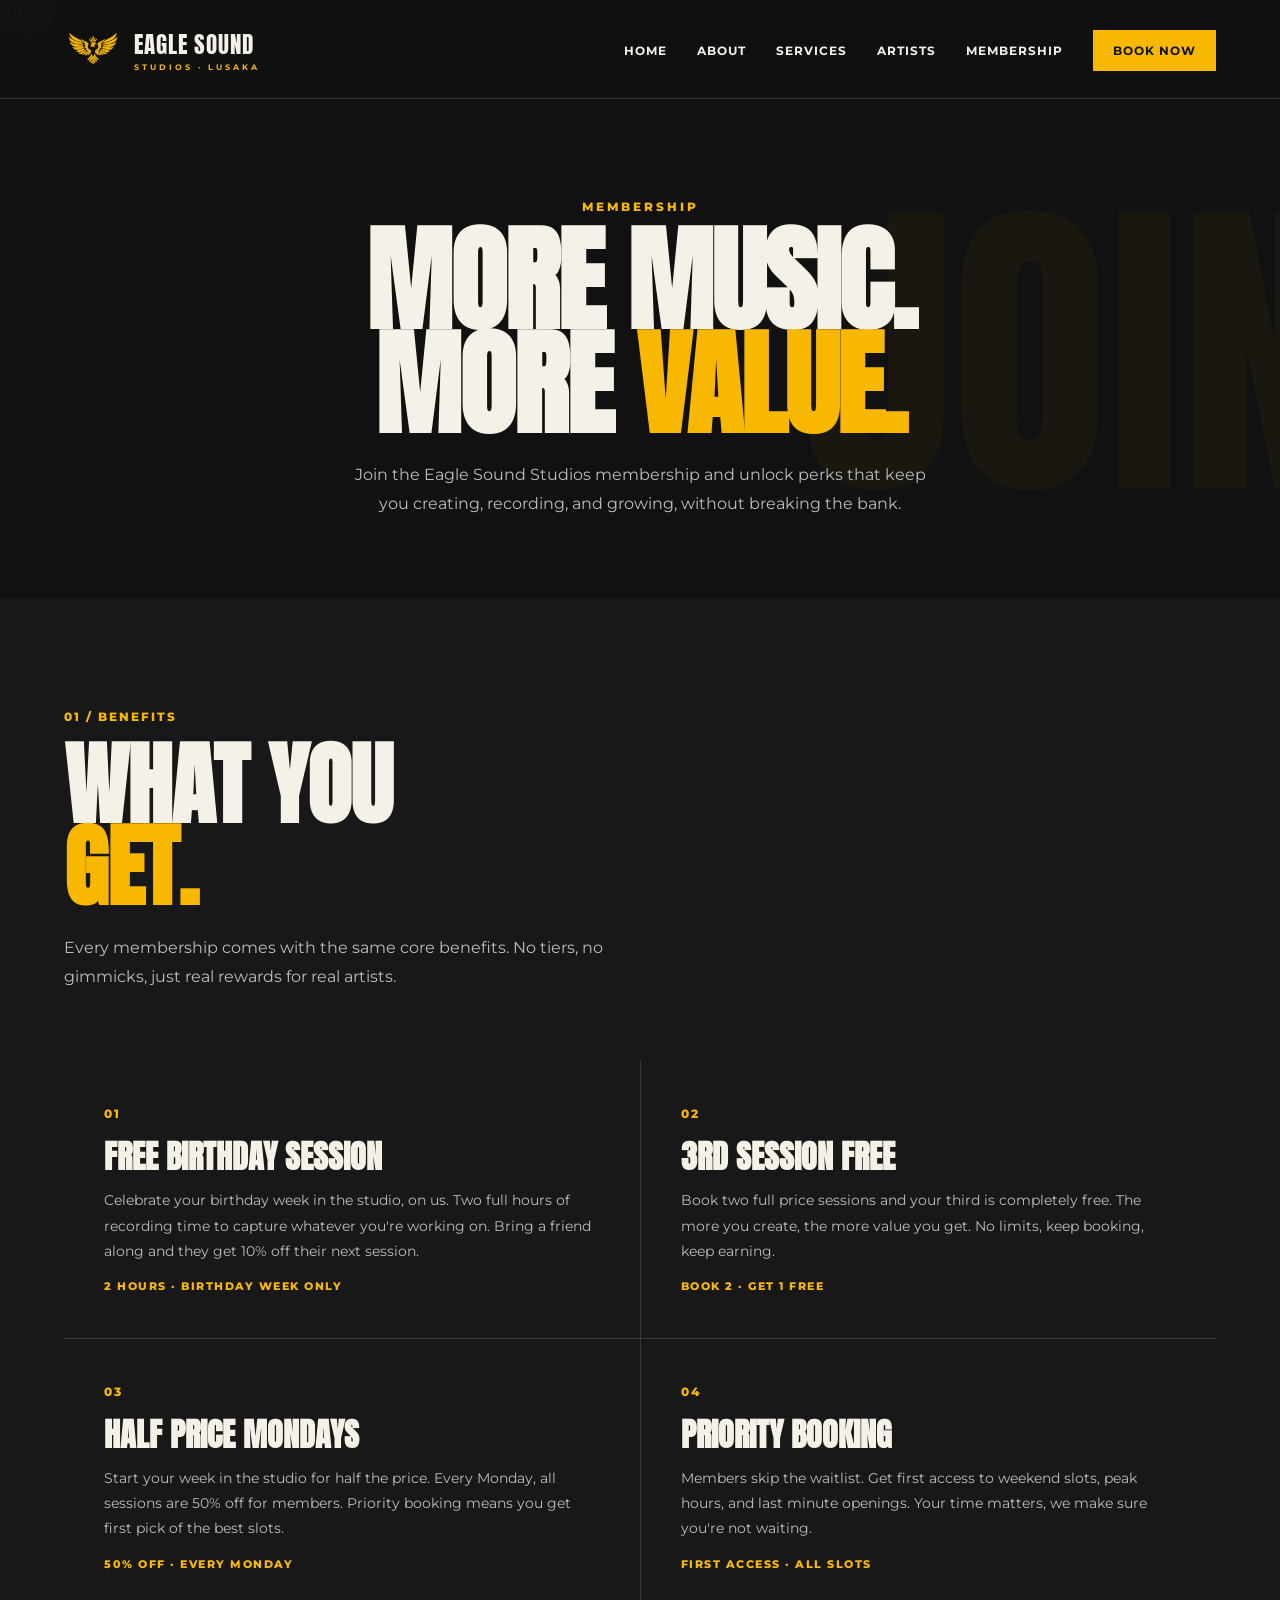
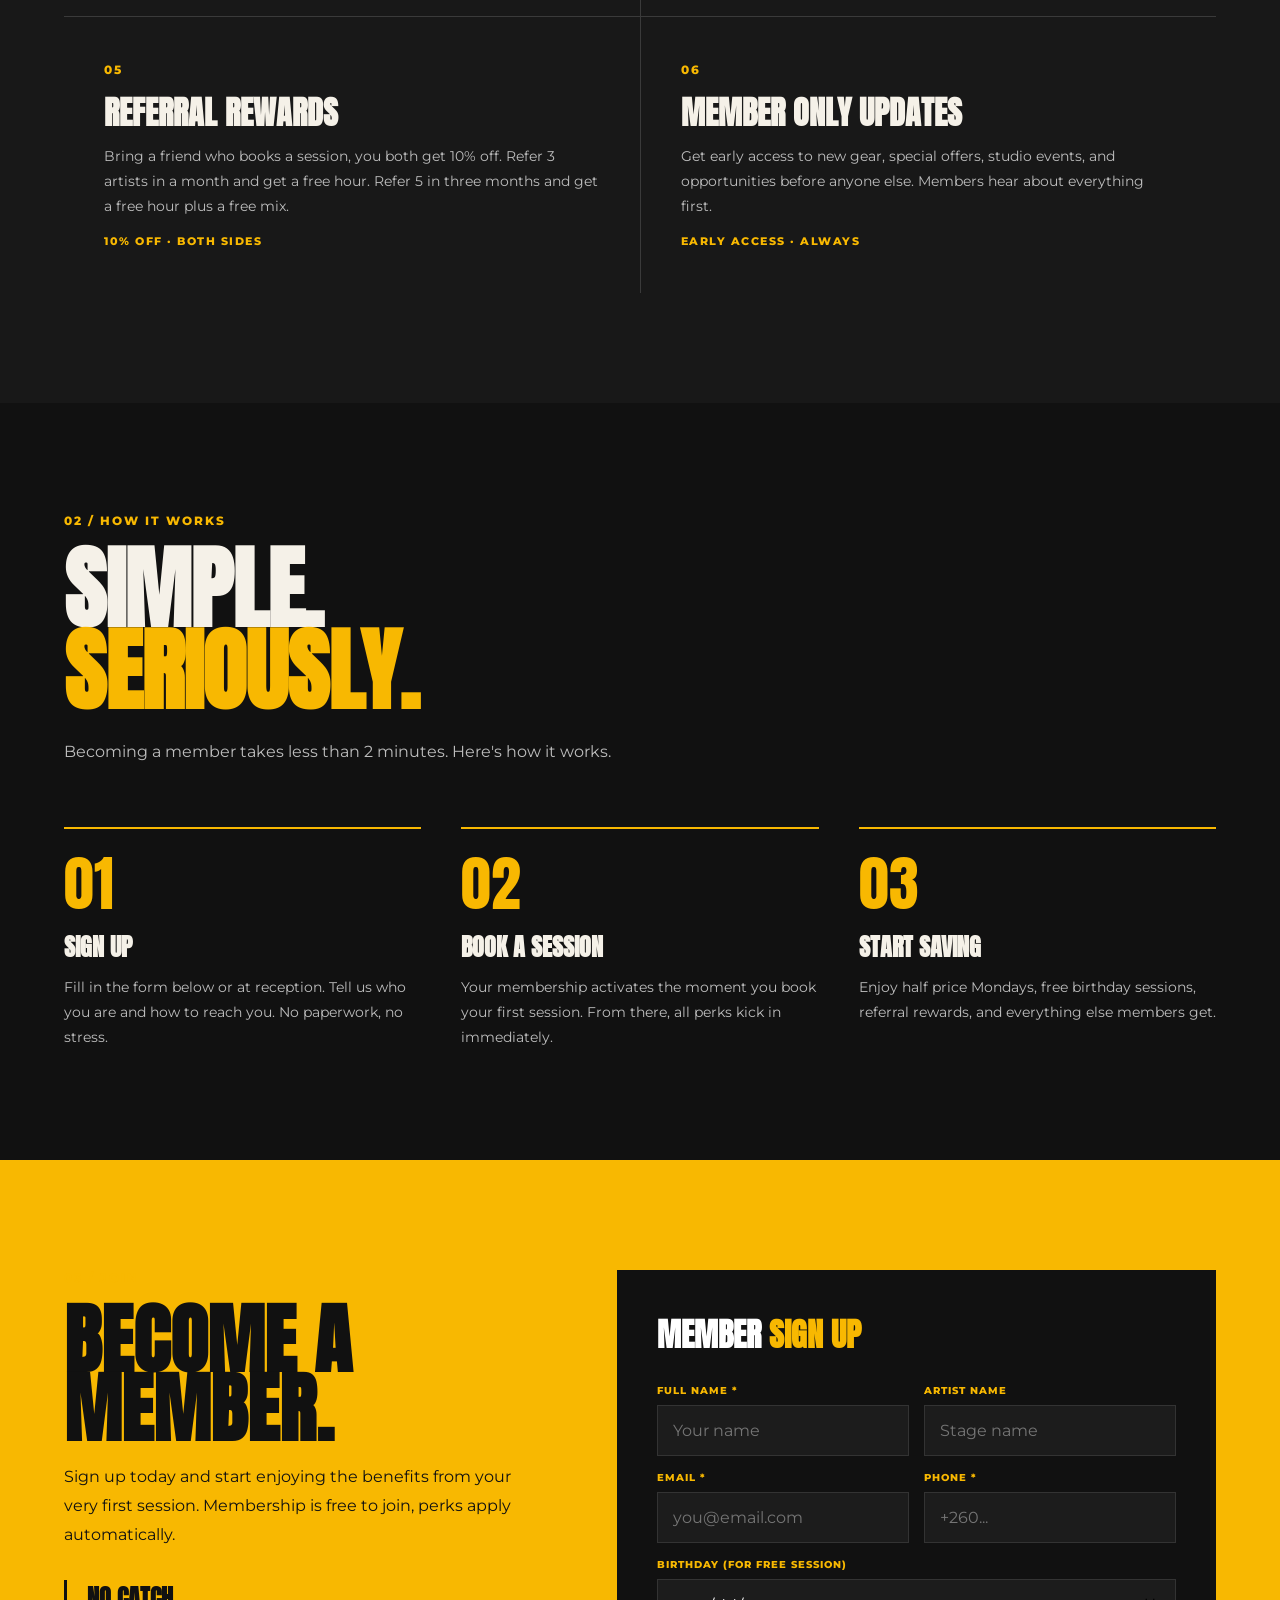
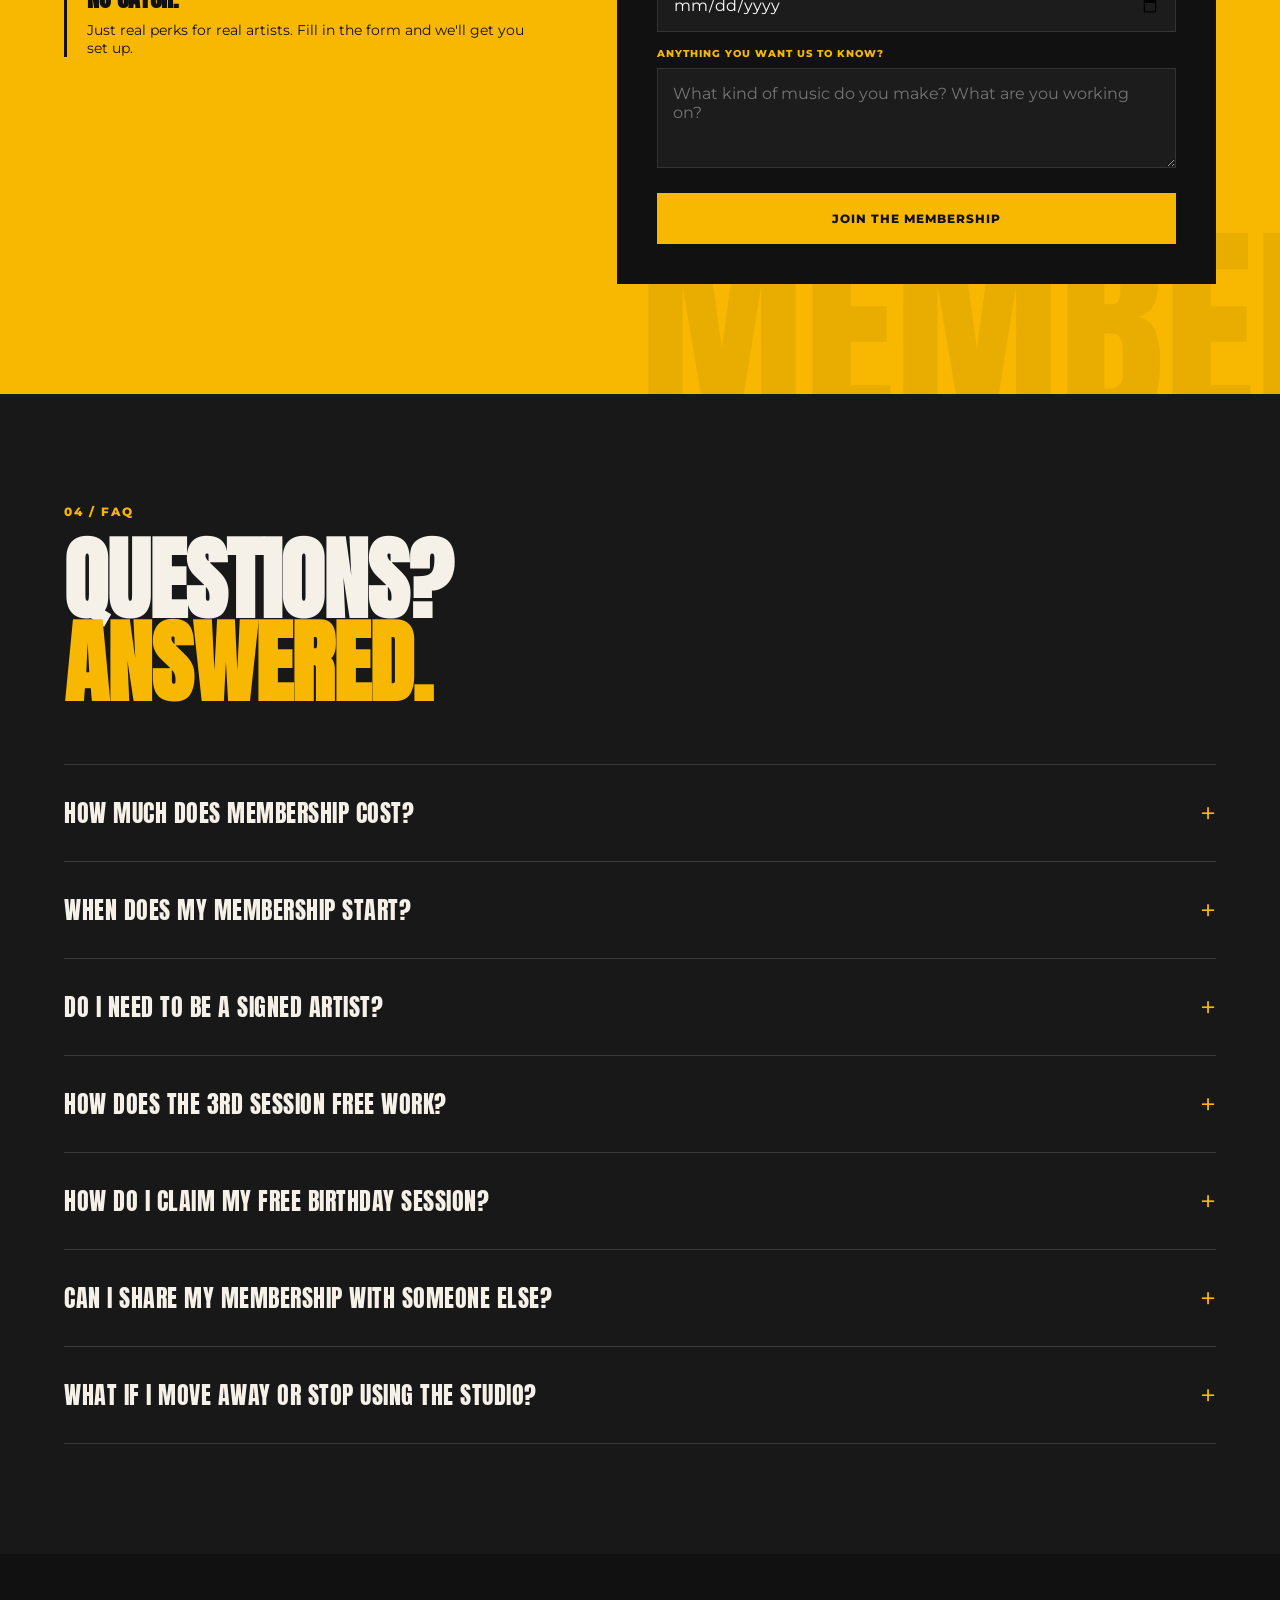
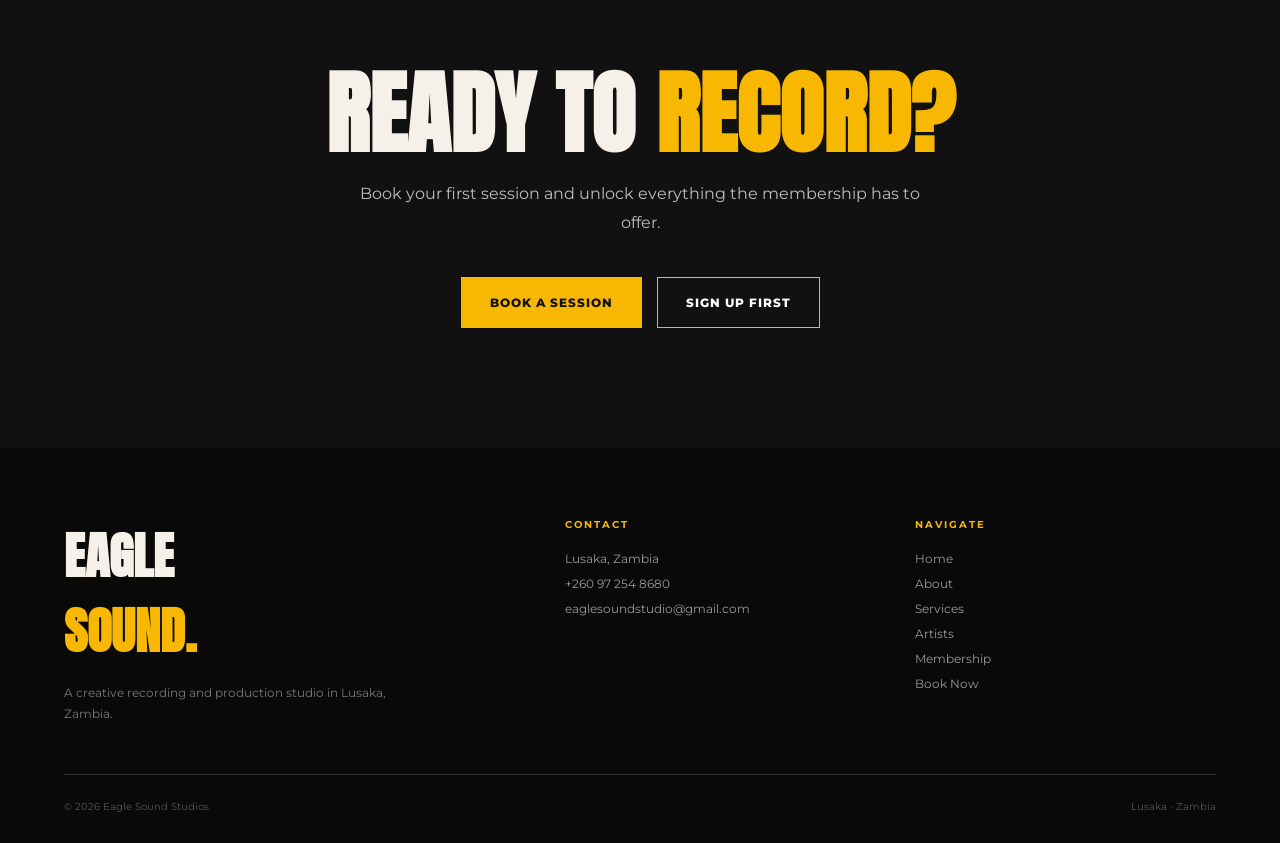
<file: membership.html>
html
<html lang="en">
<head>
<meta charset="utf-8"/>
<meta content="width=device-width, initial-scale=1.0" name="viewport"/>
<title>Membership | Eagle Sound Studios</title>
<link href="https://fonts.googleapis.com" rel="preconnect"/>
<link crossorigin="" href="https://fonts.gstatic.com" rel="preconnect"/>
<link href="https://fonts.googleapis.com/css2?family=Anton&amp;family=Montserrat:wght@400;500;600;700;800&amp;display=swap" rel="stylesheet"/>

<link rel="stylesheet" href="css/membership.css"></head>
<body>
<!-- HEADER -->
<header>
<div class="container nav">
<a class="logo" href="index.html">
<img alt="Eagle Sound Studios" src="EAGLE-SOUND-STUDIOS-LOGO.png"/>
<div class="logo-text">EAGLE SOUND<span>STUDIOS · LUSAKA</span></div>
</a>
<button class="menu-toggle" id="menuToggle">☰</button>
<ul class="nav-links" id="navLinks">
<li><a href="index.html#home">Home</a></li>
<li><a href="index.html#about">About</a></li>
<li><a href="index.html#services">Services</a></li>
<li><a href="index.html#artists">Artists</a></li>
<li><a href="index.html#membership">Membership</a></li>
<li><a class="nav-button" href="book.html">Book Now</a></li>
</ul>
</div>
</header>
<!-- PAGE HERO -->
<section class="page-hero">
<div class="container">
<div class="eyebrow">Membership</div>
<h1>More Music.<br/>More <span>Value.</span></h1>
<p>Join the Eagle Sound Studios membership and unlock perks that keep you creating, recording, and growing, without breaking the bank.</p>
</div>
</section>
<!-- BENEFITS DETAIL -->
<section class="section benefits">
<div class="container">
<div class="benefits-intro">
<div class="section-number">01 / BENEFITS</div>
<h2 class="section-title">What You<br/><span class="gold">Get.</span></h2>
<p class="section-description">Every membership comes with the same core benefits. No tiers, no gimmicks, just real rewards for real artists.</p>
</div>
<div class="benefit-list">
<div class="benefit-item">
<div class="benefit-number">01</div>
<h3>Free Birthday Session</h3>
<p>Celebrate your birthday week in the studio, on us. Two full hours of recording time to capture whatever you're working on. Bring a friend along and they get 10% off their next session.</p>
<div class="benefit-note">2 hours · Birthday week only</div>
</div>
<div class="benefit-item">
<div class="benefit-number">02</div>
<h3>3rd Session Free</h3>
<p>Book two full price sessions and your third is completely free. The more you create, the more value you get. No limits, keep booking, keep earning.</p>
<div class="benefit-note">Book 2 · Get 1 free</div>
</div>
<div class="benefit-item">
<div class="benefit-number">03</div>
<h3>Half Price Mondays</h3>
<p>Start your week in the studio for half the price. Every Monday, all sessions are 50% off for members. Priority booking means you get first pick of the best slots.</p>
<div class="benefit-note">50% off · Every Monday</div>
</div>
<div class="benefit-item">
<div class="benefit-number">04</div>
<h3>Priority Booking</h3>
<p>Members skip the waitlist. Get first access to weekend slots, peak hours, and last minute openings. Your time matters, we make sure you're not waiting.</p>
<div class="benefit-note">First access · All slots</div>
</div>
<div class="benefit-item">
<div class="benefit-number">05</div>
<h3>Referral Rewards</h3>
<p>Bring a friend who books a session, you both get 10% off. Refer 3 artists in a month and get a free hour. Refer 5 in three months and get a free hour plus a free mix.</p>
<div class="benefit-note">10% off · Both sides</div>
</div>
<div class="benefit-item">
<div class="benefit-number">06</div>
<h3>Member Only Updates</h3>
<p>Get early access to new gear, special offers, studio events, and opportunities before anyone else. Members hear about everything first.</p>
<div class="benefit-note">Early access · Always</div>
</div>
</div>
</div>
</section>
<!-- HOW IT WORKS -->
<section class="section how">
<div class="container">
<div class="section-number">02 / HOW IT WORKS</div>
<h2 class="section-title">Simple.<br/><span class="gold">Seriously.</span></h2>
<p class="section-description">Becoming a member takes less than 2 minutes. Here's how it works.</p>
<div class="how-grid">
<div class="how-step">
<div class="step-number">01</div>
<h3>Sign Up</h3>
<p>Fill in the form below or at reception. Tell us who you are and how to reach you. No paperwork, no stress.</p>
</div>
<div class="how-step">
<div class="step-number">02</div>
<h3>Book a Session</h3>
<p>Your membership activates the moment you book your first session. From there, all perks kick in immediately.</p>
</div>
<div class="how-step">
<div class="step-number">03</div>
<h3>Start Saving</h3>
<p>Enjoy half price Mondays, free birthday sessions, referral rewards, and everything else members get.</p>
</div>
</div>
</div>
</section>
<!-- SIGN UP FORM -->
<section class="section signup" id="signup">
<div class="container">
<div class="signup-grid">
<div>
<div class="section-number text-black">03 / JOIN</div>
<h2>Become A<br/>Member.</h2>
<p>Sign up today and start enjoying the benefits from your very first session. Membership is free to join, perks apply automatically.</p>
<div class="signup-note">
<strong>No catch.</strong>
          Just real perks for real artists. Fill in the form and we'll get you set up.
        </div>
</div>
<div class="signup-form-wrap">
<h3>Member <span>Sign Up</span></h3>
<form id="membershipForm">
<div class="form-row">
<div class="form-group">
<label for="memberName">Full Name *</label>
<input id="memberName" placeholder="Your name" required="" type="text"/>
</div>
<div class="form-group">
<label for="memberArtistName">Artist Name</label>
<input id="memberArtistName" placeholder="Stage name" type="text"/>
</div>
</div>
<div class="form-row">
<div class="form-group">
<label for="memberEmail">Email *</label>
<input id="memberEmail" placeholder="you@email.com" required="" type="email"/>
</div>
<div class="form-group">
<label for="memberPhone">Phone *</label>
<input id="memberPhone" placeholder="+260..." required="" type="tel"/>
</div>
</div>
<div class="form-group full">
<label for="memberBirthday">Birthday (for free session)</label>
<input id="memberBirthday" type="date"/>
</div>
<div class="form-group full">
<label for="memberNotes">Anything you want us to know?</label>
<textarea id="memberNotes" placeholder="What kind of music do you make? What are you working on?"></textarea>
</div>
<button class="btn submit-button" type="submit">Join the membership</button>
<div class="success-message" id="successMessage">You're in! We'll be in touch.</div>
</form>
</div>
</div>
</div>
</section>
<!-- FAQ -->
<section class="section faq">
<div class="container">
<div class="section-number">04 / FAQ</div>
<h2 class="section-title">Questions?<br/><span class="gold">Answered.</span></h2>
<div class="faq-list">
<div class="faq-item" onclick="toggleFaq(this)">
<div class="faq-question">
          How much does membership cost?
          <span class="faq-toggle">+</span>
</div>
<div class="faq-answer">
<p>Membership is free to join. You only pay for the sessions you book. Benefits like half price Mondays, the 3rd session free, and the birthday session apply automatically once you're a member.</p>
</div>
</div>
<div class="faq-item" onclick="toggleFaq(this)">
<div class="faq-question">
          When does my membership start?
          <span class="faq-toggle">+</span>
</div>
<div class="faq-answer">
<p>Your membership starts the moment you sign up. All perks activate as soon as you book your first session.</p>
</div>
</div>
<div class="faq-item" onclick="toggleFaq(this)">
<div class="faq-question">
          Do I need to be a signed artist?
          <span class="faq-toggle">+</span>
</div>
<div class="faq-answer">
<p>Not at all. The membership is open to everyone, independent artists, producers, choirs, voice over artists, podcasters, and anyone who uses the studio. Everyone gets the same benefits.</p>
</div>
</div>
<div class="faq-item" onclick="toggleFaq(this)">
<div class="faq-question">
          How does the 3rd session free work?
          <span class="faq-toggle">+</span>
</div>
<div class="faq-answer">
<p>Book and pay for two full price sessions. Your third session is completely free. There's no time limit, take as long as you need between sessions.</p>
</div>
</div>
<div class="faq-item" onclick="toggleFaq(this)">
<div class="faq-question">
          How do I claim my free birthday session?
          <span class="faq-toggle">+</span>
</div>
<div class="faq-answer">
<p>Make sure your birthday is on file when you sign up. During your birthday week, book a session and let us know, the 2 hours are on us. You can bring one friend, and they'll get 10% off their next session.</p>
</div>
</div>
<div class="faq-item" onclick="toggleFaq(this)">
<div class="faq-question">
          Can I share my membership with someone else?
          <span class="faq-toggle">+</span>
</div>
<div class="faq-answer">
<p>Membership is per person. However, you can bring guests to your sessions and refer friends to earn referral rewards for both of you.</p>
</div>
</div>
<div class="faq-item" onclick="toggleFaq(this)">
<div class="faq-question">
          What if I move away or stop using the studio?
          <span class="faq-toggle">+</span>
</div>
<div class="faq-answer">
<p>There's no commitment and no cancellation fee. Your membership stays active as long as you'd like, even if you take a break. Come back anytime.</p>
</div>
</div>
</div>
</div>
</section>
<!-- FINAL CTA -->
<section class="final-cta">
<div class="container">
<h2>Ready To <span>Record?</span></h2>
<p>Book your first session and unlock everything the membership has to offer.</p>
<div class="final-cta-buttons">
<a class="btn btn-primary" href="book.html">Book a session</a>
<a class="btn btn-outline" href="#signup">Sign up first</a>
</div>
</div>
</section>
<!-- FOOTER -->
<footer id="contact">
<div class="container">
<div class="footer-grid">
<div class="footer-brand">
<h2>Eagle<br/><span class="gold">Sound.</span></h2>
<p>A creative recording and production studio in Lusaka, Zambia.</p>
</div>
<div class="footer-column">
<h4>Contact</h4>
<p>Lusaka, Zambia</p>
<a href="tel:+260972548680">+260 97 254 8680</a>
<a href="mailto:eaglesoundstudio@gmail.com">eaglesoundstudio@gmail.com</a>
</div>
<div class="footer-column">
<h4>Navigate</h4>
<a href="index.html#home">Home</a>
<a href="index.html#about">About</a>
<a href="index.html#services">Services</a>
<a href="index.html#artists">Artists</a>
<a href="index.html#membership">Membership</a>
<a href="book.html">Book Now</a>
</div>
</div>
<div class="copyright"><span>© 2026 Eagle Sound Studios</span><span>Lusaka · Zambia</span></div>
</div>
</footer>

<script defer="True" src="js/script.js"></script></body>
</html>
</file>
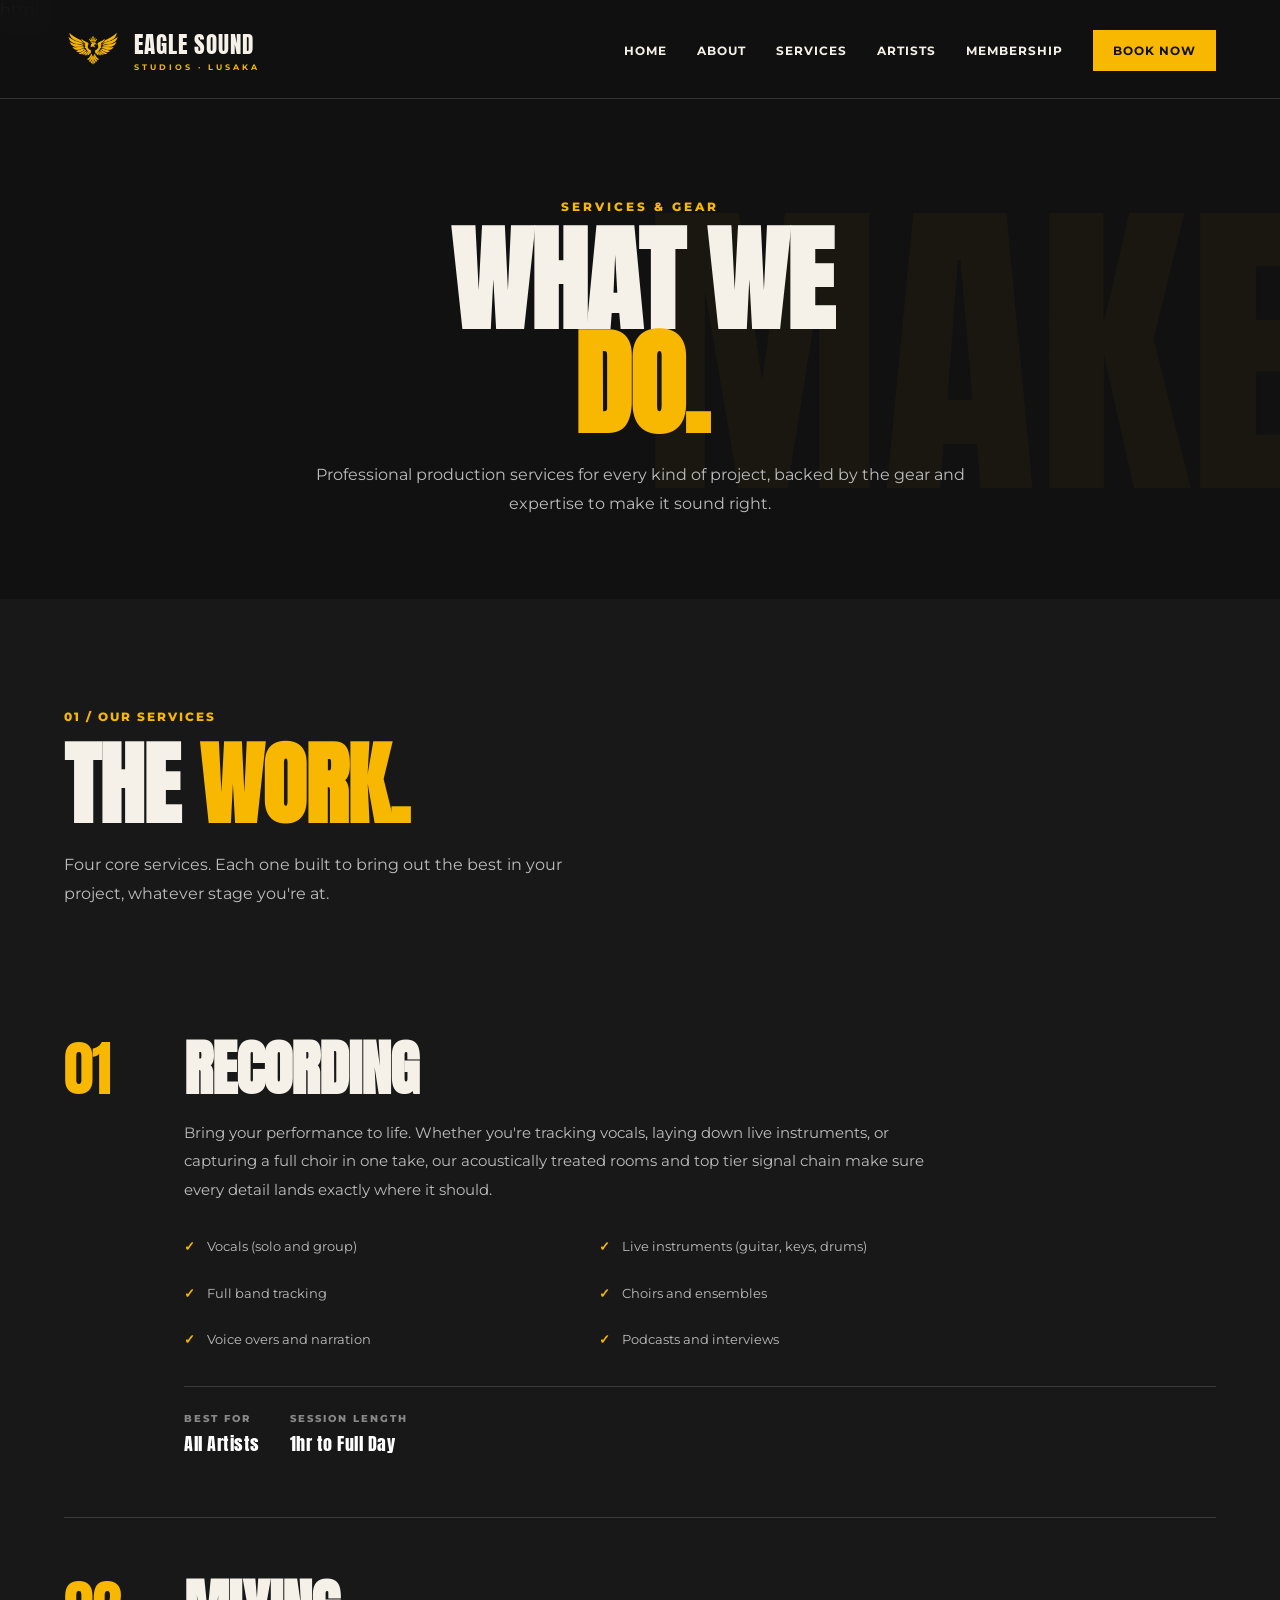
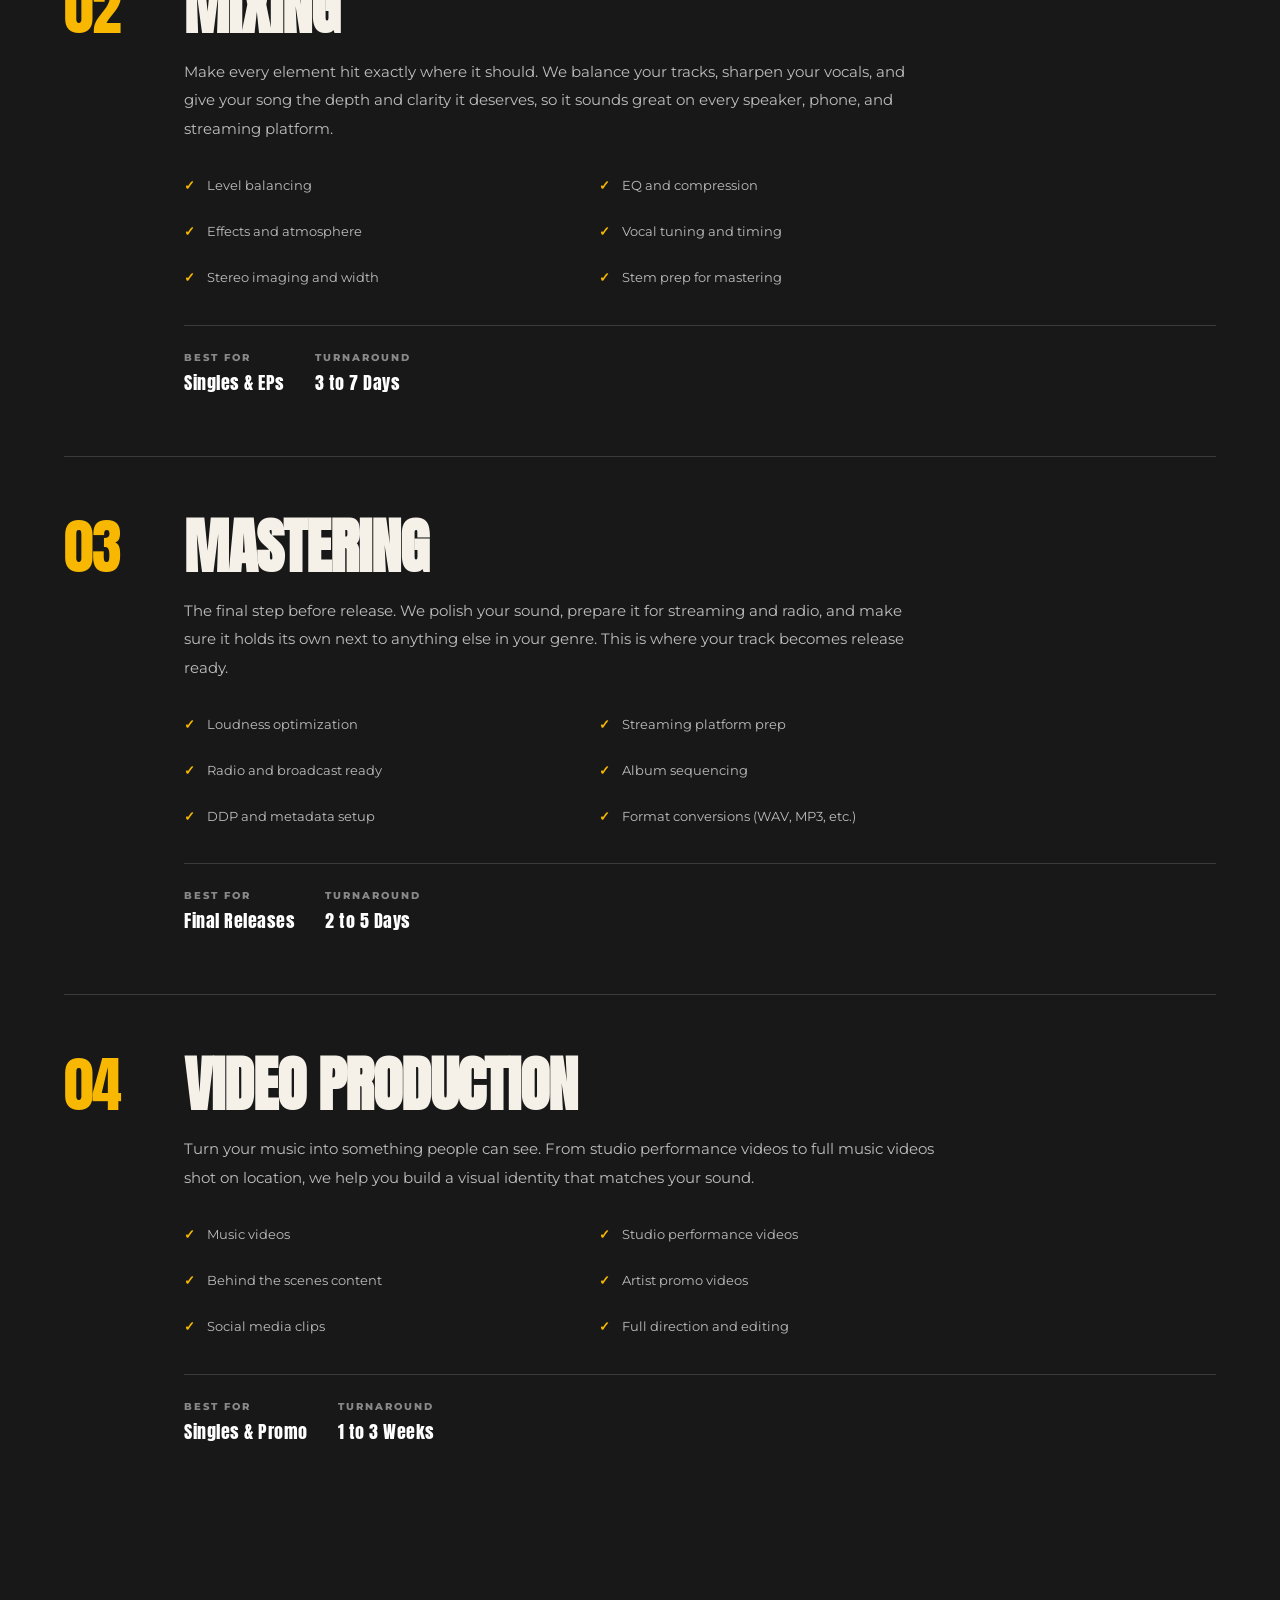
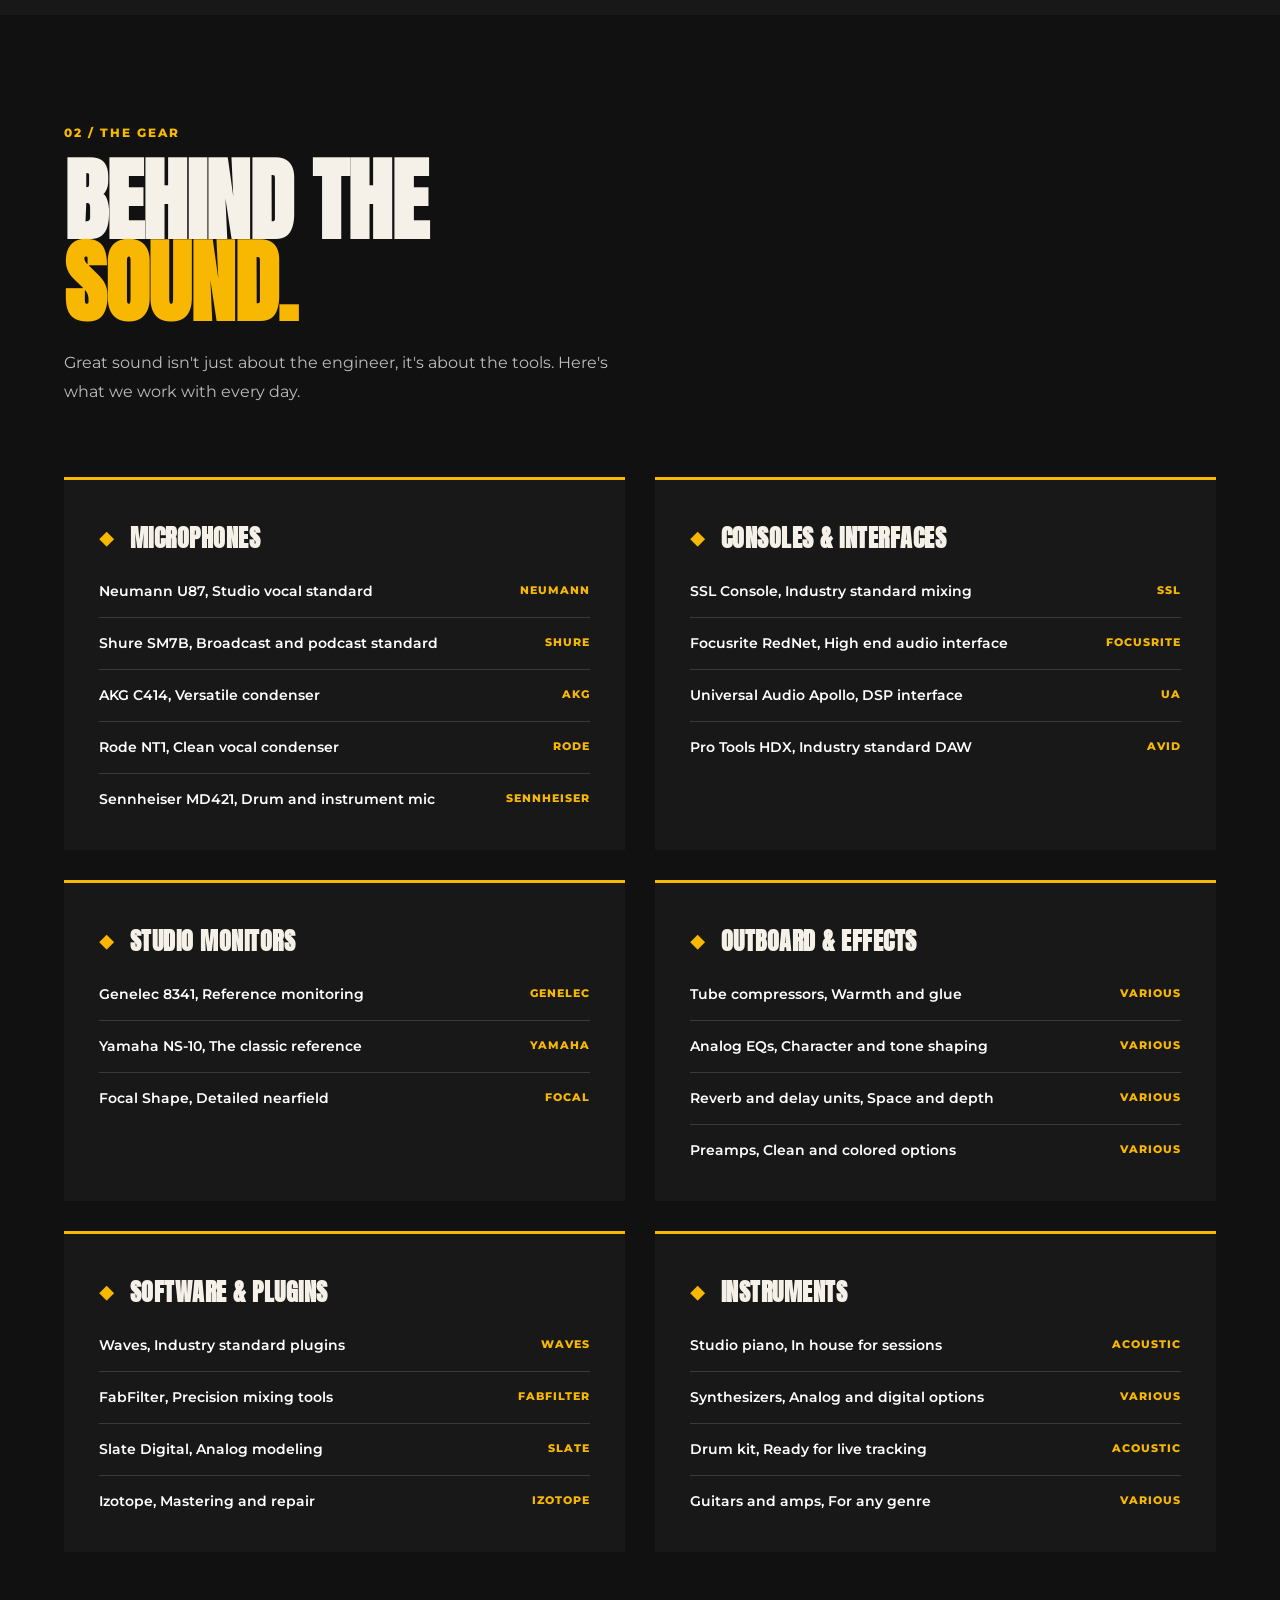
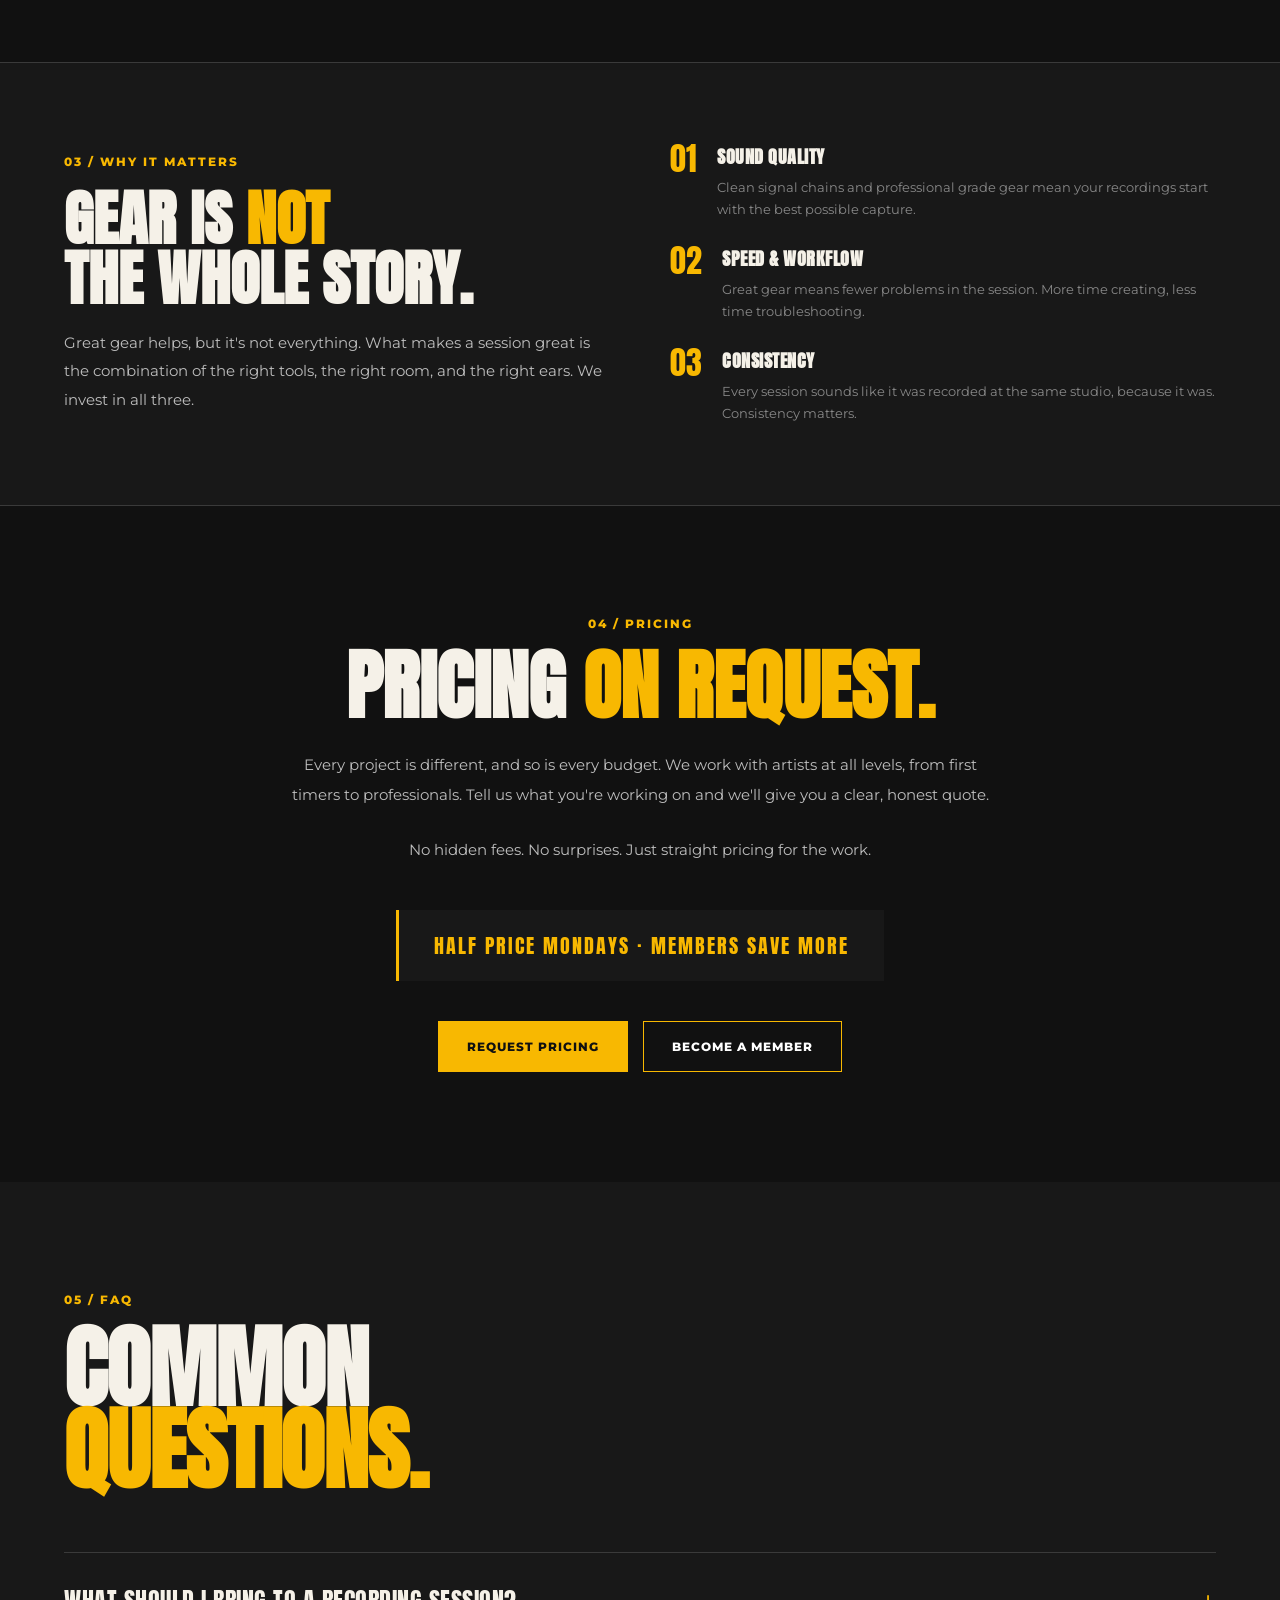
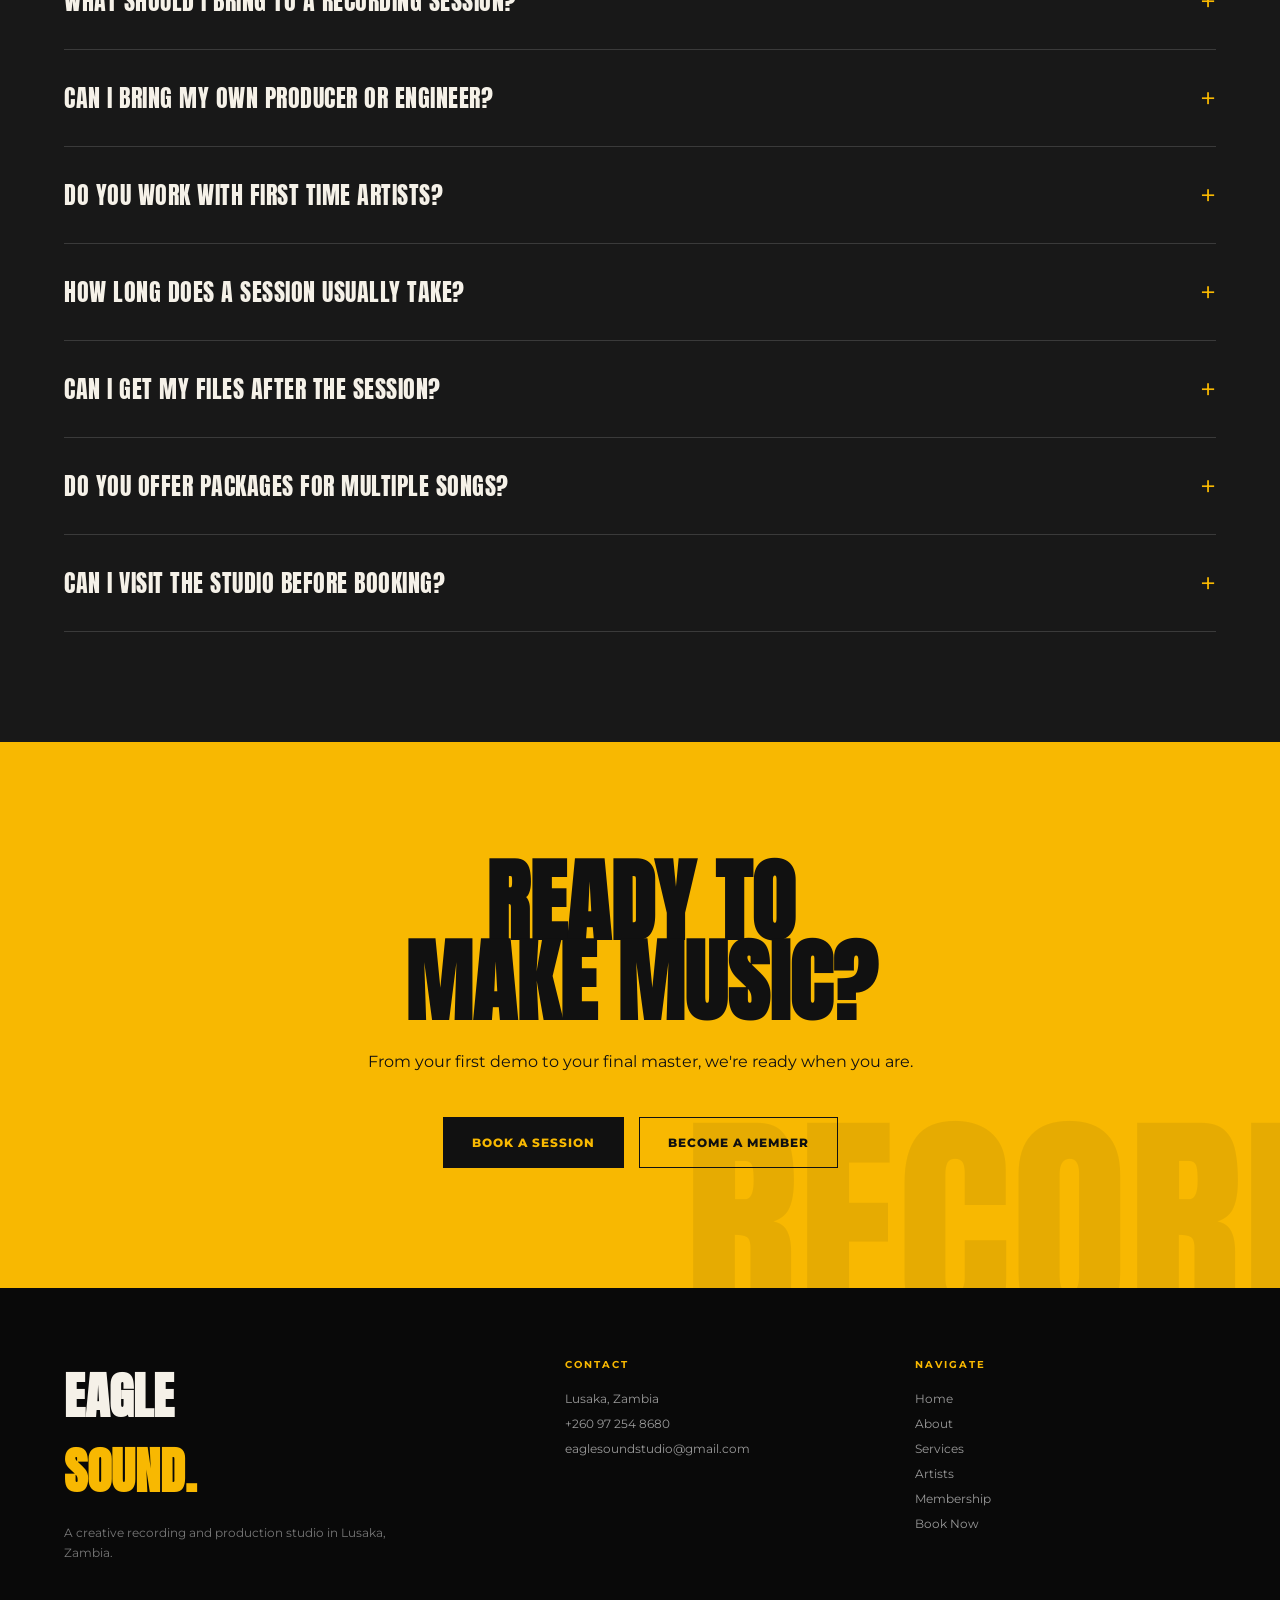
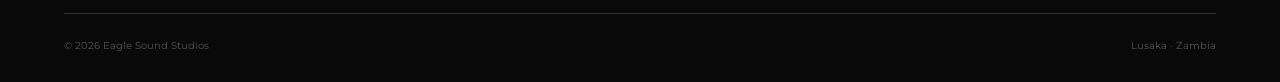
<file: services.html>
html
<html lang="en">
<head>
<meta charset="utf-8"/>
<meta content="width=device-width, initial-scale=1.0" name="viewport"/>
<title>Services &amp; Gear | Eagle Sound Studios</title>
<link href="https://fonts.googleapis.com" rel="preconnect"/>
<link crossorigin="" href="https://fonts.gstatic.com" rel="preconnect"/>
<link href="https://fonts.googleapis.com/css2?family=Anton&amp;family=Montserrat:wght@400;500;600;700;800&amp;display=swap" rel="stylesheet"/>

<link rel="stylesheet" href="css/services.css"></head>
<body>
<!-- HEADER -->
<header>
<div class="container nav">
<a class="logo" href="index.html">
<img alt="Eagle Sound Studios" src="EAGLE-SOUND-STUDIOS-LOGO.png"/>
<div class="logo-text">EAGLE SOUND<span>STUDIOS · LUSAKA</span></div>
</a>
<button class="menu-toggle" id="menuToggle">☰</button>
<ul class="nav-links" id="navLinks">
<li><a href="index.html#home">Home</a></li>
<li><a href="index.html#about">About</a></li>
<li><a href="index.html#services">Services</a></li>
<li><a href="index.html#artists">Artists</a></li>
<li><a href="index.html#membership">Membership</a></li>
<li><a class="nav-button" href="book.html">Book Now</a></li>
</ul>
</div>
</header>
<!-- PAGE HERO -->
<section class="page-hero">
<div class="container">
<div class="eyebrow">Services &amp; Gear</div>
<h1>What We<br/><span>Do.</span></h1>
<p>Professional production services for every kind of project, backed by the gear and expertise to make it sound right.</p>
</div>
</section>
<!-- SERVICES LIST -->
<section class="section services">
<div class="container">
<div class="services-intro">
<div class="section-number">01 / OUR SERVICES</div>
<h2 class="section-title">The <span class="gold">Work.</span></h2>
<p class="section-description">Four core services. Each one built to bring out the best in your project, whatever stage you're at.</p>
</div>
<!-- Recording -->
<div class="service-block">
<div class="service-num">01</div>
<div class="service-content">
<h3>Recording</h3>
<p class="service-desc">
          Bring your performance to life. Whether you're tracking vocals, laying down live instruments, or capturing a full choir in one take, our acoustically treated rooms and top tier signal chain make sure every detail lands exactly where it should.
        </p>
<ul class="service-includes">
<li>Vocals (solo and group)</li>
<li>Live instruments (guitar, keys, drums)</li>
<li>Full band tracking</li>
<li>Choirs and ensembles</li>
<li>Voice overs and narration</li>
<li>Podcasts and interviews</li>
</ul>
<div class="service-meta">
<div class="meta-item">
<div class="meta-label">Best For</div>
<div class="meta-value">All Artists</div>
</div>
<div class="meta-item">
<div class="meta-label">Session Length</div>
<div class="meta-value">1hr  to  Full Day</div>
</div>
</div>
</div>
</div>
<!-- Mixing -->
<div class="service-block">
<div class="service-num">02</div>
<div class="service-content">
<h3>Mixing</h3>
<p class="service-desc">
          Make every element hit exactly where it should. We balance your tracks, sharpen your vocals, and give your song the depth and clarity it deserves, so it sounds great on every speaker, phone, and streaming platform.
        </p>
<ul class="service-includes">
<li>Level balancing</li>
<li>EQ and compression</li>
<li>Effects and atmosphere</li>
<li>Vocal tuning and timing</li>
<li>Stereo imaging and width</li>
<li>Stem prep for mastering</li>
</ul>
<div class="service-meta">
<div class="meta-item">
<div class="meta-label">Best For</div>
<div class="meta-value">Singles &amp; EPs</div>
</div>
<div class="meta-item">
<div class="meta-label">Turnaround</div>
<div class="meta-value">3  to  7 Days</div>
</div>
</div>
</div>
</div>
<!-- Mastering -->
<div class="service-block">
<div class="service-num">03</div>
<div class="service-content">
<h3>Mastering</h3>
<p class="service-desc">
          The final step before release. We polish your sound, prepare it for streaming and radio, and make sure it holds its own next to anything else in your genre. This is where your track becomes release ready.
        </p>
<ul class="service-includes">
<li>Loudness optimization</li>
<li>Streaming platform prep</li>
<li>Radio and broadcast ready</li>
<li>Album sequencing</li>
<li>DDP and metadata setup</li>
<li>Format conversions (WAV, MP3, etc.)</li>
</ul>
<div class="service-meta">
<div class="meta-item">
<div class="meta-label">Best For</div>
<div class="meta-value">Final Releases</div>
</div>
<div class="meta-item">
<div class="meta-label">Turnaround</div>
<div class="meta-value">2  to  5 Days</div>
</div>
</div>
</div>
</div>
<!-- Video Production -->
<div class="service-block">
<div class="service-num">04</div>
<div class="service-content">
<h3>Video Production</h3>
<p class="service-desc">
          Turn your music into something people can see. From studio performance videos to full music videos shot on location, we help you build a visual identity that matches your sound.
        </p>
<ul class="service-includes">
<li>Music videos</li>
<li>Studio performance videos</li>
<li>Behind the scenes content</li>
<li>Artist promo videos</li>
<li>Social media clips</li>
<li>Full direction and editing</li>
</ul>
<div class="service-meta">
<div class="meta-item">
<div class="meta-label">Best For</div>
<div class="meta-value">Singles &amp; Promo</div>
</div>
<div class="meta-item">
<div class="meta-label">Turnaround</div>
<div class="meta-value">1  to  3 Weeks</div>
</div>
</div>
</div>
</div>
</div>
</section>
<!-- GEAR -->
<section class="section gear">
<div class="container">
<div class="gear-intro">
<div class="section-number">02 / THE GEAR</div>
<h2 class="section-title">Behind The<br/><span class="gold">Sound.</span></h2>
<p class="section-description">Great sound isn't just about the engineer, it's about the tools. Here's what we work with every day.</p>
</div>
<div class="gear-categories">
<!-- Microphones -->
<div class="gear-category">
<h3><span class="cat-icon">◆</span> Microphones</h3>
<ul class="gear-list">
<li>
<span class="gear-name">Neumann U87, Studio vocal standard</span>
<span class="gear-brand">Neumann</span>
</li>
<li>
<span class="gear-name">Shure SM7B, Broadcast and podcast standard</span>
<span class="gear-brand">Shure</span>
</li>
<li>
<span class="gear-name">AKG C414, Versatile condenser</span>
<span class="gear-brand">AKG</span>
</li>
<li>
<span class="gear-name">Rode NT1, Clean vocal condenser</span>
<span class="gear-brand">Rode</span>
</li>
<li>
<span class="gear-name">Sennheiser MD421, Drum and instrument mic</span>
<span class="gear-brand">Sennheiser</span>
</li>
</ul>
</div>
<!-- Consoles & Interfaces -->
<div class="gear-category">
<h3><span class="cat-icon">◆</span> Consoles &amp; Interfaces</h3>
<ul class="gear-list">
<li>
<span class="gear-name">SSL Console, Industry standard mixing</span>
<span class="gear-brand">SSL</span>
</li>
<li>
<span class="gear-name">Focusrite RedNet, High end audio interface</span>
<span class="gear-brand">Focusrite</span>
</li>
<li>
<span class="gear-name">Universal Audio Apollo, DSP interface</span>
<span class="gear-brand">UA</span>
</li>
<li>
<span class="gear-name">Pro Tools HDX, Industry standard DAW</span>
<span class="gear-brand">Avid</span>
</li>
</ul>
</div>
<!-- Monitors -->
<div class="gear-category">
<h3><span class="cat-icon">◆</span> Studio Monitors</h3>
<ul class="gear-list">
<li>
<span class="gear-name">Genelec 8341, Reference monitoring</span>
<span class="gear-brand">Genelec</span>
</li>
<li>
<span class="gear-name">Yamaha NS-10, The classic reference</span>
<span class="gear-brand">Yamaha</span>
</li>
<li>
<span class="gear-name">Focal Shape, Detailed nearfield</span>
<span class="gear-brand">Focal</span>
</li>
</ul>
</div>
<!-- Outboard Gear -->
<div class="gear-category">
<h3><span class="cat-icon">◆</span> Outboard &amp; Effects</h3>
<ul class="gear-list">
<li>
<span class="gear-name">Tube compressors, Warmth and glue</span>
<span class="gear-brand">Various</span>
</li>
<li>
<span class="gear-name">Analog EQs, Character and tone shaping</span>
<span class="gear-brand">Various</span>
</li>
<li>
<span class="gear-name">Reverb and delay units, Space and depth</span>
<span class="gear-brand">Various</span>
</li>
<li>
<span class="gear-name">Preamps, Clean and colored options</span>
<span class="gear-brand">Various</span>
</li>
</ul>
</div>
<!-- Software & Plugins -->
<div class="gear-category">
<h3><span class="cat-icon">◆</span> Software &amp; Plugins</h3>
<ul class="gear-list">
<li>
<span class="gear-name">Waves, Industry standard plugins</span>
<span class="gear-brand">Waves</span>
</li>
<li>
<span class="gear-name">FabFilter, Precision mixing tools</span>
<span class="gear-brand">FabFilter</span>
</li>
<li>
<span class="gear-name">Slate Digital, Analog modeling</span>
<span class="gear-brand">Slate</span>
</li>
<li>
<span class="gear-name">Izotope, Mastering and repair</span>
<span class="gear-brand">Izotope</span>
</li>
</ul>
</div>
<!-- Instruments -->
<div class="gear-category">
<h3><span class="cat-icon">◆</span> Instruments</h3>
<ul class="gear-list">
<li>
<span class="gear-name">Studio piano, In house for sessions</span>
<span class="gear-brand">Acoustic</span>
</li>
<li>
<span class="gear-name">Synthesizers, Analog and digital options</span>
<span class="gear-brand">Various</span>
</li>
<li>
<span class="gear-name">Drum kit, Ready for live tracking</span>
<span class="gear-brand">Acoustic</span>
</li>
<li>
<span class="gear-name">Guitars and amps, For any genre</span>
<span class="gear-brand">Various</span>
</li>
</ul>
</div>
</div>
</div>
</section>
<!-- WHY GEAR MATTERS -->
<section class="gear-why">
<div class="container">
<div class="gear-why-grid">
<div>
<div class="section-number">03 / WHY IT MATTERS</div>
<h2>Gear Is <span>Not</span><br/>The Whole Story.</h2>
<p>Great gear helps, but it's not everything. What makes a session great is the combination of the right tools, the right room, and the right ears. We invest in all three.</p>
</div>
<div class="gear-why-right">
<div class="gear-why-point">
<div class="point-num">01</div>
<div class="point-content">
<h4>Sound Quality</h4>
<p>Clean signal chains and professional grade gear mean your recordings start with the best possible capture.</p>
</div>
</div>
<div class="gear-why-point">
<div class="point-num">02</div>
<div class="point-content">
<h4>Speed &amp; Workflow</h4>
<p>Great gear means fewer problems in the session. More time creating, less time troubleshooting.</p>
</div>
</div>
<div class="gear-why-point">
<div class="point-num">03</div>
<div class="point-content">
<h4>Consistency</h4>
<p>Every session sounds like it was recorded at the same studio, because it was. Consistency matters.</p>
</div>
</div>
</div>
</div>
</div>
</section>
<!-- PRICING INFO -->
<section class="section pricing">
<div class="container">
<div class="pricing-inner">
<div class="section-number">04 / PRICING</div>
<h2>Pricing <span>On Request.</span></h2>
<p>Every project is different, and so is every budget. We work with artists at all levels, from first timers to professionals. Tell us what you're working on and we'll give you a clear, honest quote.</p>
<p>No hidden fees. No surprises. Just straight pricing for the work.</p>
<div class="pricing-highlight">Half Price Mondays · Members Save More</div>
<div class="pricing-buttons">
<a class="btn btn-primary" href="book.html">Request pricing</a>
<a class="btn btn-outline" href="membership.html">Become a member</a>
</div>
</div>
</div>
</section>
<!-- FAQ -->
<section class="section faq">
<div class="container">
<div class="section-number">05 / FAQ</div>
<h2 class="section-title">Common<br/><span class="gold">Questions.</span></h2>
<div class="faq-list">
<div class="faq-item" onclick="toggleFaq(this)">
<div class="faq-question">
          What should I bring to a recording session?
          <span class="faq-toggle">+</span>
</div>
<div class="faq-answer">
<p>Bring your instrument if you have one, your lyrics or notes, water, and anything that helps you get in the zone. We provide the gear, the room, and the engineer. If you're unsure, just ask, we'll tell you exactly what to bring.</p>
</div>
</div>
<div class="faq-item" onclick="toggleFaq(this)">
<div class="faq-question">
          Can I bring my own producer or engineer?
          <span class="faq-toggle">+</span>
</div>
<div class="faq-answer">
<p>Yes. You're welcome to bring your own team. We'll provide the room and gear, and stay out of the way unless you need us. If you want our engineer on the session too, let us know when you book.</p>
</div>
</div>
<div class="faq-item" onclick="toggleFaq(this)">
<div class="faq-question">
          Do you work with first time artists?
          <span class="faq-toggle">+</span>
</div>
<div class="faq-answer">
<p>Absolutely. Some of our best sessions have been with artists recording for the very first time. We'll walk you through the process, explain everything, and make sure you're comfortable before we hit record.</p>
</div>
</div>
<div class="faq-item" onclick="toggleFaq(this)">
<div class="faq-question">
          How long does a session usually take?
          <span class="faq-toggle">+</span>
</div>
<div class="faq-answer">
<p>It depends on the project. A single vocal recording can take 1-2 hours. A full song with multiple instruments and vocals can take a full day. We'll help you plan the right amount of time when you book.</p>
</div>
</div>
<div class="faq-item" onclick="toggleFaq(this)">
<div class="faq-question">
          Can I get my files after the session?
          <span class="faq-toggle">+</span>
</div>
<div class="faq-answer">
<p>Yes. You'll get all your raw recordings, mixed files, and final masters. We archive everything for a year, so even if you forget something, we've got you covered.</p>
</div>
</div>
<div class="faq-item" onclick="toggleFaq(this)">
<div class="faq-question">
          Do you offer packages for multiple songs?
          <span class="faq-toggle">+</span>
</div>
<div class="faq-answer">
<p>Yes. If you're working on an EP or album, we offer discounted packages. Book a consultation and we'll build a plan that works for your project and your budget.</p>
</div>
</div>
<div class="faq-item" onclick="toggleFaq(this)">
<div class="faq-question">
          Can I visit the studio before booking?
          <span class="faq-toggle">+</span>
</div>
<div class="faq-answer">
<p>Of course. We encourage it. Come see the space, meet the team, and get a feel for how we work. Book a tour by contacting us directly.</p>
</div>
</div>
</div>
</div>
</section>
<!-- FINAL CTA -->
<section class="final-cta">
<div class="container">
<h2>Ready To<br/>Make Music?</h2>
<p>From your first demo to your final master, we're ready when you are.</p>
<div class="final-cta-buttons">
<a class="btn btn-primary" href="book.html">Book a session</a>
<a class="btn btn-outline" href="membership.html">Become a member</a>
</div>
</div>
</section>
<!-- FOOTER -->
<footer id="contact">
<div class="container">
<div class="footer-grid">
<div class="footer-brand">
<h2>Eagle<br/><span class="gold">Sound.</span></h2>
<p>A creative recording and production studio in Lusaka, Zambia.</p>
</div>
<div class="footer-column">
<h4>Contact</h4>
<p>Lusaka, Zambia</p>
<a href="tel:+260972548680">+260 97 254 8680</a>
<a href="mailto:eaglesoundstudio@gmail.com">eaglesoundstudio@gmail.com</a>
</div>
<div class="footer-column">
<h4>Navigate</h4>
<a href="index.html#home">Home</a>
<a href="index.html#about">About</a>
<a href="index.html#services">Services</a>
<a href="index.html#artists">Artists</a>
<a href="index.html#membership">Membership</a>
<a href="book.html">Book Now</a>
</div>
</div>
<div class="copyright"><span>© 2026 Eagle Sound Studios</span><span>Lusaka · Zambia</span></div>
</div>
</footer>

<script defer="True" src="js/script.js"></script></body>
</html>
</file>
<file: css/home.css>
/* ----- reset & base ----- */
    * { margin:0; padding:0; box-sizing:border-box; }
    html { scroll-behavior:smooth; }
    body {
      background:#111;
      color:#f5f1e8;
      font-family:"Montserrat", sans-serif;
      overflow-x:hidden;
    }
    a { color:inherit; text-decoration:none; }
    button, input, textarea, select { font:inherit; }

    /* ----- variables ----- */
    :root {
      --gold:#F8B801;
      --black:#111;
      --dark:#181818;
      --paper:#f5f1e8;
      --muted:#a7a7a7;
      --line:rgba(255,255,255,0.15);
    }

    /* ----- container & helpers ----- */
    .container { width:min(1200px,90%); margin:auto; }
    .gold { color:var(--gold); }
    .eyebrow {
      color:var(--gold);
      font-size:12px;
      font-weight:800;
      letter-spacing:3px;
      text-transform:uppercase;
      margin-bottom:20px;
    }
    .section { padding:110px 0; }
    .section-number {
      font-size:12px;
      color:var(--gold);
      font-weight:800;
      letter-spacing:2px;
      margin-bottom:20px;
    }
    .section-title {
      font-family:"Anton", sans-serif;
      font-size:clamp(48px,7vw,100px);
      line-height:.92;
      text-transform:uppercase;
      letter-spacing:-1px;
    }
    .section-description {
      max-width:550px;
      color:#bdbdbd;
      line-height:1.8;
      margin-top:25px;
    }

    /* ----- header ----- */
    header {
      position:fixed; top:0; left:0; width:100%; z-index:1000;
      padding:20px 0; transition:.3s;
    }
    header.scrolled {
      background:rgba(17,17,17,0.95);
      backdrop-filter:blur(12px);
      border-bottom:1px solid var(--line);
    }
    .nav {
      display:flex; align-items:center; justify-content:space-between;
    }
    .logo {
      display:flex; align-items:center; gap:12px;
    }
    .logo img {
      width:58px; height:58px; object-fit:contain;
    }
    .logo-text {
      font-family:"Anton", sans-serif;
      font-size:23px; letter-spacing:1px;
    }
    .logo-text span {
      display:block; color:var(--gold);
      font-family:"Montserrat", sans-serif;
      font-size:8px; letter-spacing:3px; font-weight:700;
    }
    .nav-links {
      display:flex; gap:30px; list-style:none; align-items:center;
    }
    .nav-links a {
      font-size:12px; font-weight:700; text-transform:uppercase;
      letter-spacing:1px; transition:.3s;
    }
    .nav-links a:hover { color:var(--gold); }
    .nav-button {
      background:var(--gold); color:#111;
      padding:13px 20px;
    }
    .menu-toggle {
      display:none; border:0; background:transparent;
      color:white; font-size:30px; cursor:pointer;
    }

    /* ----- hero ----- */
    .hero {
      min-height:100vh; display:flex; align-items:center;
      position:relative; overflow:hidden; padding-top:100px;
    }
    .hero::before {
      content:"EAGLE";
      position:absolute; right:-80px; top:20%;
      font-family:"Anton", sans-serif;
      font-size:25vw; line-height:1;
      color:rgba(248,184,1,0.035);
      pointer-events:none;
    }
    .hero-content {
      position:relative; z-index:2; width:100%;
    }

    /* ----- hero row (heading left, logo+content right) ----- */
    .hero-row {
      display: flex;
      align-items: center;
      gap: 60px;
      margin-top: 20px;
    }

    /* Left side - heading only */
    .hero-heading {
      flex: 1;
    }

    /* Right side - logo + content stacked */
    .hero-right {
      flex: 1;
      display: flex;
      flex-direction: column;
      align-items: center;
      justify-content: center;
      gap: 20px;
    }

    /* Logo */
    .hero-logo-right {
      width: 600px;
      flex-shrink: 0;
    }

    .hero-logo-right img {
      width: 100%;
      height: auto;
      display: block;
    }

    /* Content under the logo */
    .hero-content-right {
      display: flex;
      flex-direction: column;
      align-items: center;
      text-align: center;
      gap: 10px;
    }

    .hero-content-right .hero-tagline {
      font-size: 16px;
      font-weight: 600;
      color: #d0d0d0;
      margin: 0;
      max-width: 400px;
      line-height: 1.7;
    }

    .hero-content-right .hero-location {
      margin-top: 5px;
      color: var(--gold);
      font-size: 12px;
      font-weight: 800;
      letter-spacing: 3px;
      text-transform: uppercase;
    }

    .hero-content-right .hero-buttons {
      display: flex;
      gap: 15px;
      margin-top: 10px;
      flex-wrap: wrap;
      justify-content: center;
    }

    /* Hero heading */
    .hero h1 {
      font-family: "Anton", sans-serif;
      font-weight: 400;
      text-transform: uppercase;
      font-size: clamp(65px, 10vw, 145px);
      line-height: .85;
      letter-spacing: -2px;
    }
    .hero h1 span { color: var(--gold); }

    .hero-side {
      position:absolute; right:5%; bottom:50px;
      writing-mode:vertical-rl; color:#777; font-size:10px;
      letter-spacing:3px; text-transform:uppercase;
    }

    /* Responsive hero */
    @media (max-width: 850px) {
      .hero-row {
        flex-direction: column;
        gap: 30px;
        text-align: center;
      }
      .hero-right {
        align-items: center;
      }
      .hero-content-right .hero-tagline {
        max-width: 100%;
      }
      .hero-content-right .hero-buttons {
        justify-content: center;
      }
    }

    @media (max-width: 550px) {
      .hero-logo-right {
        width: 180px;
      }
      .hero-content-right .hero-buttons {
        flex-direction: column;
        width: 100%;
      }
      .hero-content-right .hero-buttons .btn {
        width: 100%;
        justify-content: center;
      }
    }

    /* ----- buttons ----- */
    .btn {
      display:inline-flex; justify-content:center; align-items:center;
      padding:17px 28px; font-weight:800; font-size:12px;
      text-transform:uppercase; letter-spacing:1px;
      border:1px solid var(--gold); cursor:pointer; transition:.3s;
    }
    .btn-primary {
      background:var(--gold); color:#111;
    }
    .btn-primary:hover { transform:translateY(-3px); }
    .btn-outline { color:white; }
    .btn-outline:hover { background:white; color:#111; }

    /* ----- about ----- */
    .about { background:var(--paper); color:#111; }
    .about-grid {
      display:grid; grid-template-columns:1fr 1fr; gap:80px; align-items:center;
    }
    .about .section-description { color:#555; }
    .about-big {
      font-family:"Anton", sans-serif;
      font-size:clamp(70px,10vw,150px);
      line-height:.8; text-transform:uppercase;
    }
    .about-big span { color:var(--gold); }

    /* ----- services ----- */
    .services { background:#111; }
    .services-header {
      display:flex; justify-content:space-between; gap:30px;
      align-items:end; margin-bottom:70px;
    }
    .service-list { border-top:1px solid var(--line); }
    .service {
      display:grid; grid-template-columns:80px 1fr 40px;
      align-items:center; padding:30px 0;
      border-bottom:1px solid var(--line); transition:.3s;
    }
    .service:hover { padding-left:15px; background:rgba(248,184,1,0.04); }
    .service-number { color:var(--gold); font-size:12px; font-weight:800; }
    .service h3 {
      font-family:"Anton", sans-serif;
      font-size:38px; text-transform:uppercase; font-weight:400;
    }
    .service p { color:#888; font-size:13px; margin-top:6px; }
    .service-arrow { color:var(--gold); font-size:25px; }

    /* ----- signing ----- */
    .signing {
      background:var(--gold); color:#111; position:relative; overflow:hidden;
    }
    .signing::after {
      content:"SIGN"; position:absolute; right:-40px; bottom:-80px;
      font-family:"Anton", sans-serif; font-size:250px; opacity:0.08;
    }
    .signing-grid {
      display:grid; grid-template-columns:1.2fr 0.8fr;
      gap:80px; position:relative; z-index:2;
    }
    .signing .section-number { color:#111; }
    .signing h2 {
      font-family:"Anton", sans-serif;
      font-size:clamp(55px,8vw,110px);
      line-height:.85; text-transform:uppercase;
    }
    .signing p { max-width:550px; line-height:1.7; margin-top:25px; }
    .signing-note {
      border-left:3px solid #111; padding-left:25px; align-self:center;
    }
    .signing-note strong {
      display:block; font-family:"Anton", sans-serif; font-size:35px;
      text-transform:uppercase;
    }
    .signing-note span { display:block; margin-top:10px; line-height:1.6; }
    .signing-button {
      margin-top:35px; background:#111; color:white; border-color:#111;
    }
    .signing-button:hover { background:white; color:#111; }

    /* ----- form ----- */
    .form-wrapper {
      display:none; margin-top:60px; background:#111; color:white;
      padding:40px; position:relative; z-index:5;
    }
    .form-wrapper.active { display:block; }
    .form-title {
      font-family:"Anton", sans-serif; text-transform:uppercase;
      font-size:45px; margin-bottom:30px;
    }
    .form-grid {
      display:grid; grid-template-columns:1fr 1fr; gap:20px;
    }
    .form-group { display:flex; flex-direction:column; gap:8px; }
    .form-group.full { grid-column:1 / -1; }
    .form-group label {
      font-size:10px; font-weight:800; letter-spacing:1px;
      text-transform:uppercase; color:var(--gold);
    }
    .form-group input,
    .form-group textarea,
    .form-group select {
      background:#1c1c1c; border:1px solid #333; color:white;
      padding:15px; outline:none;
    }
    .form-group input:focus,
    .form-group textarea:focus,
    .form-group select:focus { border-color:var(--gold); }
    .form-group textarea { min-height:130px; resize:vertical; }
    .submit-button { margin-top:25px; }
    .success-message {
      display:none; margin-top:20px; padding:15px;
      background:var(--gold); color:#111; font-weight:700;
    }

    /* ----- membership ----- */
    .membership { background:#181818; }
    .membership-grid {
      display:grid; grid-template-columns:repeat(4,1fr);
      gap:1px; margin-top:60px; background:var(--line);
    }
    .membership-card {
      background:#181818; padding:35px 25px; min-height:230px;
    }
    .membership-card-number { color:var(--gold); font-size:12px; font-weight:800; }
    .membership-card h3 {
      font-family:"Anton", sans-serif; text-transform:uppercase;
      font-size:28px; margin-top:60px;
    }
    .membership-card p {
      color:#888; font-size:12px; line-height:1.7; margin-top:10px;
    }

    /* ----- MEMBERSHIP - GOLD TITLES ----- */
    .membership .section-number {
      color: #F8B801;
    }
    .membership .section-title {
      color: #F8B801;
    }

    /* ----- referral ----- */
    .referral { background:var(--paper); color:#111; }
    .referral-box {
      border:3px solid #111; padding:60px;
      display:grid; grid-template-columns:1fr 1fr;
      gap:60px; align-items:center;
    }
    .referral h2 {
      font-family:"Anton", sans-serif;
      font-size:clamp(55px,7vw,90px);
      text-transform:uppercase; line-height:.85;
    }
    .referral p { line-height:1.8; color:#555; }
    .referral strong {
      color:var(--gold); background:#111; padding:5px 10px;
    }

    /* ----- artists ----- */
    .artists { background:#111; }
    .artist-grid {
      display:grid; grid-template-columns:repeat(3,1fr);
      gap:15px; margin-top:60px;
    }
    .artist {
      height:350px; background:#1c1c1c; position:relative; overflow:hidden;
    }
    .artist::before {
      content:"ARTIST"; position:absolute;
      font-family:"Anton", sans-serif; font-size:80px;
      color:rgba(248,184,1,0.08); transform:rotate(-90deg);
      left:-45px; top:100px;
    }
    .artist-info {
      position:absolute; bottom:0; left:0; width:100%;
      padding:25px; background:linear-gradient(transparent, rgba(0,0,0,0.9));
    }
    .artist-info small {
      color:var(--gold); font-size:9px; letter-spacing:2px; font-weight:800;
    }
    .artist-info h3 {
      font-family:"Anton", sans-serif; font-size:35px;
      text-transform:uppercase; margin-top:5px;
    }

    /* ----- testimonial ----- */
    .testimonial {
      background:var(--gold); color:#111; text-align:center; padding:100px 20px;
    }
    .quote-mark {
      font-family:"Anton", sans-serif; font-size:100px; line-height:0.5;
    }
    .testimonial blockquote {
      font-family:"Anton", sans-serif; text-transform:uppercase;
      font-size:clamp(35px,5vw,70px);
      max-width:900px; margin:30px auto; line-height:.95;
    }
    .testimonial cite {
      font-style:normal; font-size:11px; font-weight:800;
      letter-spacing:2px; text-transform:uppercase;
    }

    /* ----- newsletter ----- */
    .newsletter { background:#181818; }
    .newsletter-inner {
      display:grid; grid-template-columns:1fr 1fr; gap:80px; align-items:center;
    }
    .newsletter h2 {
      font-family:"Anton", sans-serif;
      font-size:clamp(55px,7vw,90px);
      text-transform:uppercase; line-height:.85;
    }
    .newsletter p { color:#888; line-height:1.7; margin-top:20px; }
    .newsletter-form {
      display:flex; border-bottom:2px solid var(--gold);
    }
    .newsletter-form input {
      flex:1; background:transparent; border:0;
      padding:18px 0; color:white; outline:none;
    }
    .newsletter-form button {
      border:0; background:transparent; color:var(--gold);
      font-weight:800; cursor:pointer;
    }

    /* ----- NEWSLETTER - GOLD TITLES ----- */
    .newsletter .section-number {
      color: #F8B801;
    }
    .newsletter .section-title {
      color: #F8B801;
    }

    /* ----- footer ----- */
    footer {
      background:#090909; padding:70px 0 30px;
    }
    .footer-grid {
      display:grid; grid-template-columns:1.5fr 1fr 1fr;
      gap:50px; padding-bottom:50px; border-bottom:1px solid var(--line);
    }
    .footer-brand h2 {
      font-family:"Anton", sans-serif; font-size:50px; text-transform:uppercase;
    }
    .footer-brand p {
      color:#777; font-size:12px; line-height:1.7; max-width:350px; margin-top:15px;
    }
    .footer-column h4 {
      color:var(--gold); font-size:10px; letter-spacing:2px;
      text-transform:uppercase; margin-bottom:20px;
    }
    .footer-column a, .footer-column p {
      display:block; color:#999; font-size:12px; margin-bottom:10px;
    }
    .footer-column a:hover { color:white; }
    .copyright {
      padding-top:25px; color:#555; font-size:10px;
      display:flex; justify-content:space-between;
    }

    /* ----- responsive ----- */
    @media (max-width:850px) {
      .nav-links {
        position:fixed; top:0; right:-100%; width:80%; height:100vh;
        background:#111; flex-direction:column; justify-content:center;
        transition:.4s;
      }
      .nav-links.active { right:0; }
      .menu-toggle { display:block; position:relative; z-index:1001; }
      .hero-content { width:100%; }
      .hero-side { display:none; }
      .about-grid, .signing-grid, .referral-box, .newsletter-inner {
        grid-template-columns:1fr;
      }
      .services-header { display:block; }
      .membership-grid { grid-template-columns:1fr 1fr; }
      .artist-grid { grid-template-columns:1fr; }
      .footer-grid { grid-template-columns:1fr; }
      .copyright { flex-direction:column; gap:10px; }
    }
    @media (max-width:550px) {
      .section { padding:75px 0; }
      .logo img { width:48px; height:48px; }
      .logo-text { font-size:19px; }
      .hero h1 { font-size:65px; }
      .hero-buttons { flex-direction:column; }
      .btn { width:100%; }
      .service { grid-template-columns:45px 1fr 20px; }
      .service h3 { font-size:28px; }
      .membership-grid { grid-template-columns:1fr; }
      .referral-box { padding:30px; }
      .form-wrapper { padding:25px; }
      .form-grid { grid-template-columns:1fr; }
      .form-group.full { grid-column:auto; }
    }

    /* ----- Genre Tags (Click-to-Select) ----- */
    .genre-tag-container {
      display: flex;
      flex-wrap: wrap;
      gap: 10px;
      padding: 5px 0;
    }
    .genre-tag {
      display: inline-block;
      padding: 8px 18px;
      background: #1c1c1c;
      border: 2px solid #333;
      color: #bdbdbd;
      font-size: 13px;
      font-weight: 600;
      text-transform: uppercase;
      letter-spacing: 0.5px;
      cursor: pointer;
      transition: all 0.2s ease;
      user-select: none;
      border-radius: 0;
    }
    .genre-tag:hover {
      border-color: var(--gold);
      color: var(--gold);
      transform: scale(1.02);
    }
    .genre-tag.selected {
      background: var(--gold);
      border-color: var(--gold);
      color: #111;
      transform: scale(1.05);
      box-shadow: 0 0 20px rgba(248, 184, 1, 0.2);
    }
    .genre-tag.selected:hover {
      background: var(--gold);
      color: #111;
      opacity: 0.85;
    }
    .genre-tag.disabled {
      opacity: 0.4;
      cursor: not-allowed;
      pointer-events: none;
    }
    #otherGenreContainer {
      margin-top: 15px;
    }
    @media (max-width: 550px) {
      .genre-tag {
        padding: 6px 14px;
        font-size: 11px;
      }
    }

/* Section CTA layout */
.section-cta { display:flex; flex-wrap:wrap; gap:14px; margin-top:42px; }
.section-cta .btn { display:inline-flex; align-items:center; justify-content:center; }
.signing-cta { margin-top:34px; }
.referral .btn { margin-top:30px; background:#111; color:#fff; border-color:#111; }
@media (max-width:700px) {
  .section-cta { margin-top:30px; }
  .section-cta .btn { width:100%; }
}
</file>
<file: css/about.css>
/* ----- reset & base ----- */
    * { margin:0; padding:0; box-sizing:border-box; }
    html { scroll-behavior:smooth; }
    body {
      background:#111;
      color:#f5f1e8;
      font-family:"Montserrat", sans-serif;
      overflow-x:hidden;
    }
    a { color:inherit; text-decoration:none; }
    button, input, textarea, select { font:inherit; }

    /* ----- variables ----- */
    :root {
      --gold:#F8B801;
      --black:#111;
      --dark:#181818;
      --paper:#f5f1e8;
      --muted:#a7a7a7;
      --line:rgba(255,255,255,0.15);
    }

    /* ----- container & helpers ----- */
    .container { width:min(1200px,90%); margin:auto; }
    .gold { color:var(--gold); }
    .eyebrow {
      color:var(--gold);
      font-size:12px;
      font-weight:800;
      letter-spacing:3px;
      text-transform:uppercase;
      margin-bottom:20px;
    }
    .section { padding:110px 0; }
    .section-number {
      font-size:12px;
      color:var(--gold);
      font-weight:800;
      letter-spacing:2px;
      margin-bottom:20px;
    }
    .section-title {
      font-family:"Anton", sans-serif;
      font-size:clamp(48px,7vw,100px);
      line-height:.92;
      text-transform:uppercase;
      letter-spacing:-1px;
    }
    .section-description {
      max-width:550px;
      color:#bdbdbd;
      line-height:1.8;
      margin-top:25px;
    }

    /* ----- header ----- */
    header {
      position:fixed; top:0; left:0; width:100%; z-index:1000;
      padding:20px 0; transition:.3s;
      background:rgba(17,17,17,0.95);
      backdrop-filter:blur(12px);
      border-bottom:1px solid var(--line);
    }
    .nav {
      display:flex; align-items:center; justify-content:space-between;
    }
    .logo {
      display:flex; align-items:center; gap:12px;
    }
    .logo img {
      width:58px; height:58px; object-fit:contain;
    }
    .logo-text {
      font-family:"Anton", sans-serif;
      font-size:23px; letter-spacing:1px;
    }
    .logo-text span {
      display:block; color:var(--gold);
      font-family:"Montserrat", sans-serif;
      font-size:8px; letter-spacing:3px; font-weight:700;
    }
    .nav-links {
      display:flex; gap:30px; list-style:none; align-items:center;
    }
    .nav-links a {
      font-size:12px; font-weight:700; text-transform:uppercase;
      letter-spacing:1px; transition:.3s;
    }
    .nav-links a:hover { color:var(--gold); }
    .nav-button {
      background:var(--gold); color:#111;
      padding:13px 20px;
    }
    .menu-toggle {
      display:none; border:0; background:transparent;
      color:white; font-size:30px; cursor:pointer;
    }

    /* ----- page hero ----- */
    .page-hero {
      padding:180px 0 80px;
      background:#111;
      text-align:center;
      position:relative;
      overflow:hidden;
    }
    .page-hero::before {
      content:"STORY";
      position:absolute; right:-80px; top:30%;
      font-family:"Anton", sans-serif;
      font-size:22vw; line-height:1;
      color:rgba(248,184,1,0.035);
      pointer-events:none;
    }
    .page-hero .eyebrow { margin-bottom:15px; }
    .page-hero h1 {
      font-family:"Anton", sans-serif;
      font-size:clamp(55px,9vw,130px);
      line-height:.9;
      text-transform:uppercase;
      letter-spacing:-2px;
      position:relative;
      z-index:2;
    }
    .page-hero h1 span { color:var(--gold); }
    .page-hero p {
      max-width:650px;
      margin:25px auto 0;
      color:#bdbdbd;
      line-height:1.8;
      position:relative;
      z-index:2;
    }

    /* ----- buttons ----- */
    .btn {
      display:inline-flex; justify-content:center; align-items:center;
      padding:17px 28px; font-weight:800; font-size:12px;
      text-transform:uppercase; letter-spacing:1px;
      border:1px solid var(--gold); cursor:pointer; transition:.3s;
    }
    .btn-primary {
      background:var(--gold); color:#111;
    }
    .btn-primary:hover { transform:translateY(-3px); }
    .btn-outline { color:white; }
    .btn-outline:hover { background:white; color:#111; }

    /* ----- manifesto ----- */
    .manifesto { background:#181818; }
    .manifesto-inner {
      max-width:900px;
      margin:0 auto;
      text-align:center;
    }
    .manifesto-inner .big-statement {
      font-family:"Anton", sans-serif;
      font-size:clamp(32px,5vw,60px);
      line-height:1.15;
      text-transform:uppercase;
      color:white;
      letter-spacing:-.5px;
    }
    .manifesto-inner .big-statement span { color:var(--gold); }
    .manifesto-inner .statement-body {
      margin-top:40px;
      color:#bdbdbd;
      font-size:16px;
      line-height:2;
      max-width:750px;
      margin-left:auto;
      margin-right:auto;
    }
    .manifesto-inner .signature {
      margin-top:50px;
      font-family:"Anton", sans-serif;
      font-size:20px;
      letter-spacing:3px;
      color:var(--gold);
      text-transform:uppercase;
    }

    /* ----- story ----- */
    .story { background:#111; }
    .story-grid {
      display:grid;
      grid-template-columns:1fr 1fr;
      gap:80px;
      align-items:start;
    }
    .story-left h2 {
      font-family:"Anton", sans-serif;
      font-size:clamp(45px,6vw,80px);
      line-height:.9;
      text-transform:uppercase;
    }
    .story-left h2 span { color:var(--gold); }
    .story-left .story-tagline {
      color:var(--gold);
      font-size:12px;
      font-weight:800;
      letter-spacing:3px;
      text-transform:uppercase;
      margin-bottom:25px;
    }
    .story-right p {
      color:#bdbdbd;
      font-size:15px;
      line-height:2;
      margin-bottom:25px;
    }
    .story-right p strong {
      color:white;
      font-weight:700;
    }

    /* ----- WHO WE WORK WITH (NEW) ----- */
    .who { background:#181818; }
    .who-header {
      max-width:800px;
      margin-bottom:70px;
    }
    .who-grid {
      display:grid;
      grid-template-columns:repeat(3,1fr);
      gap:1px;
      background:var(--line);
    }
    .who-card {
      background:#181818;
      padding:45px 35px;
      transition:.3s;
      position:relative;
    }
    .who-card:hover {
      background:#1f1f1f;
    }
    .who-card .who-icon {
      font-size:32px;
      margin-bottom:20px;
      display:block;
      color:var(--gold);
    }
    .who-card h3 {
      font-family:"Anton", sans-serif;
      font-size:22px;
      text-transform:uppercase;
      line-height:1.15;
      margin-bottom:12px;
      letter-spacing:.5px;
    }
    .who-card p {
      color:#bdbdbd;
      font-size:14px;
      line-height:1.9;
    }

    /* ----- IMAGE CAROUSEL (NEW) ----- */
    .carousel-section { background:#111; }
    .carousel-header {
      display:grid;
      grid-template-columns:1fr 1fr;
      gap:60px;
      align-items:end;
      margin-bottom:50px;
    }
    .carousel-wrap {
      position:relative;
      overflow:hidden;
      background:#1c1c1c;
      border:1px solid var(--line);
    }
    .carousel-track {
      display:flex;
      transition:transform .6s cubic-bezier(.4,0,.2,1);
    }
    .carousel-slide {
      min-width:100%;
      height:520px;
      position:relative;
      overflow:hidden;
      display:flex;
      align-items:center;
      justify-content:center;
      background:#1c1c1c;
    }
    .carousel-slide::before {
      content:attr(data-label);
      font-family:"Anton", sans-serif;
      font-size:80px;
      color:rgba(248,184,1,0.15);
      letter-spacing:5px;
      text-transform:uppercase;
      text-align:center;
      padding:0 40px;
    }
    .carousel-slide .slide-caption {
      position:absolute;
      bottom:30px;
      left:30px;
      right:30px;
      font-size:12px;
      color:#bdbdbd;
      letter-spacing:2px;
      text-transform:uppercase;
      font-weight:700;
    }

    /* Carousel controls */
    .carousel-controls {
      display:flex;
      justify-content:space-between;
      align-items:center;
      margin-top:25px;
      flex-wrap:wrap;
      gap:20px;
    }
    .carousel-dots {
      display:flex;
      gap:10px;
    }
    .carousel-dot {
      width:12px;
      height:12px;
      background:#333;
      cursor:pointer;
      transition:.3s;
      border:none;
    }
    .carousel-dot.active {
      background:var(--gold);
      transform:scale(1.2);
    }
    .carousel-buttons {
      display:flex;
      gap:10px;
    }
    .carousel-btn {
      background:transparent;
      border:1px solid var(--line);
      color:white;
      width:50px;
      height:50px;
      cursor:pointer;
      transition:.3s;
      font-size:20px;
      display:flex;
      align-items:center;
      justify-content:center;
    }
    .carousel-btn:hover {
      background:var(--gold);
      color:#111;
      border-color:var(--gold);
    }

    /* ----- VALUES ----- */
    .values { background:#181818; }
    .values-header {
      max-width:700px;
      margin-bottom:70px;
    }
    .values-grid {
      display:grid;
      grid-template-columns:repeat(3,1fr);
      gap:1px;
      background:var(--line);
    }
    .value-item {
      background:#181818;
      padding:45px 35px;
      transition:.3s;
    }
    .value-item:hover {
      background:#1f1f1f;
    }
    .value-item .value-number {
      color:var(--gold);
      font-size:12px;
      font-weight:800;
      letter-spacing:2px;
      margin-bottom:25px;
    }
    .value-item h3 {
      font-family:"Anton", sans-serif;
      font-size:26px;
      text-transform:uppercase;
      line-height:1.1;
      margin-bottom:15px;
    }
    .value-item p {
      color:#bdbdbd;
      font-size:14px;
      line-height:1.9;
    }

    /* ----- MEET THE TEAM (NEW) ----- */
    .team { background:#111; }
    .team-header {
      max-width:700px;
      margin-bottom:70px;
    }
    .team-grid {
      display:grid;
      grid-template-columns:repeat(4,1fr);
      gap:30px;
      margin-top:20px;
    }
    .team-card {
      background:#181818;
      border-top:3px solid var(--gold);
      padding:35px 25px;
      transition:.3s;
      text-align:center;
    }
    .team-card:hover {
      background:#1f1f1f;
      transform:translateY(-4px);
    }
    .team-photo {
      width:120px;
      height:120px;
      border-radius:50%;
      background:#1c1c1c;
      margin:0 auto 20px;
      display:flex;
      align-items:center;
      justify-content:center;
      border:2px solid var(--gold);
      overflow:hidden;
      position:relative;
    }
    .team-photo::before {
      content:"PHOTO";
      font-family:"Anton", sans-serif;
      font-size:12px;
      color:var(--gold);
      letter-spacing:2px;
      opacity:.5;
    }
    .team-card .team-role {
      color:var(--gold);
      font-size:10px;
      font-weight:800;
      letter-spacing:2px;
      text-transform:uppercase;
      margin-bottom:10px;
    }
    .team-card h3 {
      font-family:"Anton", sans-serif;
      font-size:22px;
      text-transform:uppercase;
      margin-bottom:12px;
      line-height:1.15;
    }
    .team-card .team-bio {
      color:#bdbdbd;
      font-size:13px;
      line-height:1.8;
    }

    /* ----- STUDIO ----- */
    .studio { background:#181818; }
    .studio-grid {
      display:grid;
      grid-template-columns:1fr 1fr;
      gap:80px;
      align-items:center;
    }
    .studio-left h2 {
      font-family:"Anton", sans-serif;
      font-size:clamp(45px,6vw,80px);
      line-height:.9;
      text-transform:uppercase;
      margin-bottom:30px;
    }
    .studio-left h2 span { color:var(--gold); }
    .studio-left p {
      color:#bdbdbd;
      font-size:15px;
      line-height:2;
      margin-bottom:25px;
    }
    .studio-features {
      margin-top:40px;
      border-top:1px solid var(--line);
    }
    .studio-feature {
      display:flex;
      align-items:center;
      gap:20px;
      padding:25px 0;
      border-bottom:1px solid var(--line);
    }
    .studio-feature .feature-icon {
      color:var(--gold);
      font-size:22px;
      flex-shrink:0;
    }
    .studio-feature .feature-content h4 {
      font-family:"Anton", sans-serif;
      font-size:18px;
      text-transform:uppercase;
      margin-bottom:4px;
    }
    .studio-feature .feature-content p {
      color:#888;
      font-size:13px;
      margin:0;
    }

    .studio-image-placeholder {
      background:#1c1c1c;
      height:500px;
      position:relative;
      overflow:hidden;
      border:1px solid var(--line);
    }
    .studio-image-placeholder::before {
      content:"STUDIO";
      position:absolute;
      top:50%;
      left:50%;
      transform:translate(-50%,-50%);
      font-family:"Anton", sans-serif;
      font-size:80px;
      color:rgba(248,184,1,0.12);
      letter-spacing:5px;
    }
    .studio-image-placeholder::after {
      content:"Image coming soon";
      position:absolute;
      bottom:30px;
      left:0;
      right:0;
      text-align:center;
      color:#555;
      font-size:11px;
      font-weight:700;
      letter-spacing:2px;
      text-transform:uppercase;
    }

    /* ----- numbers ----- */
    .numbers { background:#111; }
    .numbers-grid {
      display:grid;
      grid-template-columns:repeat(4,1fr);
      gap:1px;
      background:var(--line);
      margin-top:60px;
    }
    .number-item {
      background:#111;
      padding:50px 30px;
      text-align:center;
    }
    .number-item .big-number {
      font-family:"Anton", sans-serif;
      font-size:clamp(50px,7vw,80px);
      line-height:1;
      color:var(--gold);
      letter-spacing:-2px;
    }
    .number-item .number-label {
      margin-top:15px;
      font-size:11px;
      font-weight:800;
      letter-spacing:2px;
      text-transform:uppercase;
      color:#bdbdbd;
    }

    /* ----- CTA ----- */
    .final-cta {
      background:var(--gold);
      color:#111;
      text-align:center;
      padding:120px 20px;
      position:relative;
      overflow:hidden;
    }
    .final-cta::after {
      content:"EAGLE";
      position:absolute;
      right:-60px;
      bottom:-120px;
      font-family:"Anton", sans-serif;
      font-size:280px;
      opacity:0.07;
      pointer-events:none;
    }
    .final-cta h2 {
      font-family:"Anton", sans-serif;
      font-size:clamp(50px,7vw,100px);
      text-transform:uppercase;
      line-height:.9;
      position:relative;
      z-index:2;
    }
    .final-cta p {
      max-width:600px;
      margin:25px auto 40px;
      line-height:1.8;
      position:relative;
      z-index:2;
    }
    .final-cta-buttons {
      display:flex;
      gap:15px;
      justify-content:center;
      flex-wrap:wrap;
      position:relative;
      z-index:2;
    }
    .final-cta .btn-primary {
      background:#111;
      color:var(--gold);
      border-color:#111;
    }
    .final-cta .btn-primary:hover {
      background:white;
      color:#111;
      border-color:white;
    }
    .final-cta .btn-outline {
      color:#111;
      border-color:#111;
    }
    .final-cta .btn-outline:hover {
      background:#111;
      color:var(--gold);
    }

    /* ----- footer ----- */
    footer {
      background:#090909; padding:70px 0 30px;
    }
    .footer-grid {
      display:grid; grid-template-columns:1.5fr 1fr 1fr;
      gap:50px; padding-bottom:50px; border-bottom:1px solid var(--line);
    }
    .footer-brand h2 {
      font-family:"Anton", sans-serif; font-size:50px; text-transform:uppercase;
    }
    .footer-brand p {
      color:#777; font-size:12px; line-height:1.7; max-width:350px; margin-top:15px;
    }
    .footer-column h4 {
      color:var(--gold); font-size:10px; letter-spacing:2px;
      text-transform:uppercase; margin-bottom:20px;
    }
    .footer-column a, .footer-column p {
      display:block; color:#999; font-size:12px; margin-bottom:10px;
    }
    .footer-column a:hover { color:white; }
    .copyright {
      padding-top:25px; color:#555; font-size:10px;
      display:flex; justify-content:space-between;
    }

    /* ----- responsive ----- */
    @media (max-width:850px) {
      .nav-links {
        position:fixed; top:0; right:-100%; width:80%; height:100vh;
        background:#111; flex-direction:column; justify-content:center;
        transition:.4s;
      }
      .nav-links.active { right:0; }
      .menu-toggle { display:block; position:relative; z-index:1001; }
      .story-grid,
      .studio-grid { grid-template-columns:1fr; gap:40px; }
      .carousel-header { grid-template-columns:1fr; gap:30px; }
      .who-grid { grid-template-columns:1fr 1fr; }
      .values-grid { grid-template-columns:1fr; }
      .team-grid { grid-template-columns:1fr 1fr; }
      .numbers-grid { grid-template-columns:1fr 1fr; }
      .footer-grid { grid-template-columns:1fr; }
      .copyright { flex-direction:column; gap:10px; }
      .carousel-slide { height:380px; }
      .carousel-slide::before { font-size:50px; }
    }
    @media (max-width:550px) {
      .section { padding:75px 0; }
      .page-hero { padding:140px 0 60px; }
      .logo img { width:48px; height:48px; }
      .logo-text { font-size:19px; }
      .btn { width:100%; }
      .who-grid { grid-template-columns:1fr; }
      .team-grid { grid-template-columns:1fr; }
      .numbers-grid { grid-template-columns:1fr; }
      .value-item { padding:35px 25px; }
      .final-cta-buttons { flex-direction:column; }
      .studio-image-placeholder { height:300px; }
      .studio-image-placeholder::before { font-size:50px; }
      .carousel-slide { height:260px; }
      .carousel-slide::before { font-size:34px; padding:0 20px; }
      .carousel-slide .slide-caption { left:15px; right:15px; bottom:15px; font-size:10px; }
      .carousel-controls { flex-direction:column; align-items:stretch; }
      .carousel-buttons { justify-content:center; }
    }
</file>
<file: css/artists.css>
/* ----- reset & base ----- */
    * { margin:0; padding:0; box-sizing:border-box; }
    html { scroll-behavior:smooth; }
    body {
      background:#111;
      color:#f5f1e8;
      font-family:"Montserrat", sans-serif;
      overflow-x:hidden;
    }
    a { color:inherit; text-decoration:none; }
    button, input, textarea, select { font:inherit; }

    /* ----- variables ----- */
    :root {
      --gold:#F8B801;
      --black:#111;
      --dark:#181818;
      --paper:#f5f1e8;
      --muted:#a7a7a7;
      --line:rgba(255,255,255,0.15);
    }

    /* ----- container & helpers ----- */
    .container { width:min(1200px,90%); margin:auto; }
    .gold { color:var(--gold); }
    .eyebrow {
      color:var(--gold);
      font-size:12px;
      font-weight:800;
      letter-spacing:3px;
      text-transform:uppercase;
      margin-bottom:20px;
    }
    .section { padding:110px 0; }
    .section-number {
      font-size:12px;
      color:var(--gold);
      font-weight:800;
      letter-spacing:2px;
      margin-bottom:20px;
    }
    .section-title {
      font-family:"Anton", sans-serif;
      font-size:clamp(48px,7vw,100px);
      line-height:.92;
      text-transform:uppercase;
      letter-spacing:-1px;
    }
    .section-description {
      max-width:550px;
      color:#bdbdbd;
      line-height:1.8;
      margin-top:25px;
    }

    /* ----- header ----- */
    header {
      position:fixed; top:0; left:0; width:100%; z-index:1000;
      padding:20px 0; transition:.3s;
    }
    header.scrolled {
      background:rgba(17,17,17,0.95);
      backdrop-filter:blur(12px);
      border-bottom:1px solid var(--line);
    }
    .nav {
      display:flex; align-items:center; justify-content:space-between;
    }
    .logo {
      display:flex; align-items:center; gap:12px;
    }
    .logo img {
      width:58px; height:58px; object-fit:contain;
    }
    .logo-text {
      font-family:"Anton", sans-serif;
      font-size:23px; letter-spacing:1px;
    }
    .logo-text span {
      display:block; color:var(--gold);
      font-family:"Montserrat", sans-serif;
      font-size:8px; letter-spacing:3px; font-weight:700;
    }
    .nav-links {
      display:flex; gap:30px; list-style:none; align-items:center;
    }
    .nav-links a {
      font-size:12px; font-weight:700; text-transform:uppercase;
      letter-spacing:1px; transition:.3s;
    }
    .nav-links a:hover { color:var(--gold); }
    .nav-button {
      background:var(--gold); color:#111;
      padding:13px 20px;
    }
    .menu-toggle {
      display:none; border:0; background:transparent;
      color:white; font-size:30px; cursor:pointer;
    }

    /* ----- hero ----- */
    .hero {
      min-height:100vh; display:flex; align-items:center;
      position:relative; overflow:hidden; padding-top:100px;
    }
    .hero::before {
      content:"EAGLE";
      position:absolute; right:-80px; top:20%;
      font-family:"Anton", sans-serif;
      font-size:25vw; line-height:1;
      color:rgba(248,184,1,0.035);
      pointer-events:none;
    }
    .hero-content {
      position:relative; z-index:2; width:100%;
    }

    /* ----- hero row (heading left, logo+content right) ----- */
    .hero-row {
      display: flex;
      align-items: center;
      gap: 60px;
      margin-top: 20px;
    }

    /* Left side - heading only */
    .hero-heading {
      flex: 1;
    }

    /* Right side - logo + content stacked */
    .hero-right {
      flex: 1;
      display: flex;
      flex-direction: column;
      align-items: center;
      justify-content: center;
      gap: 20px;
    }

    /* Logo */
    .hero-logo-right {
      width: 600px;
      flex-shrink: 0;
    }

    .hero-logo-right img {
      width: 100%;
      height: auto;
      display: block;
    }

    /* Content under the logo */
    .hero-content-right {
      display: flex;
      flex-direction: column;
      align-items: center;
      text-align: center;
      gap: 10px;
    }

    .hero-content-right .hero-tagline {
      font-size: 16px;
      font-weight: 600;
      color: #d0d0d0;
      margin: 0;
      max-width: 400px;
      line-height: 1.7;
    }

    .hero-content-right .hero-location {
      margin-top: 5px;
      color: var(--gold);
      font-size: 12px;
      font-weight: 800;
      letter-spacing: 3px;
      text-transform: uppercase;
    }

    .hero-content-right .hero-buttons {
      display: flex;
      gap: 15px;
      margin-top: 10px;
      flex-wrap: wrap;
      justify-content: center;
    }

    /* Hero heading */
    .hero h1 {
      font-family: "Anton", sans-serif;
      font-weight: 400;
      text-transform: uppercase;
      font-size: clamp(65px, 10vw, 145px);
      line-height: .85;
      letter-spacing: -2px;
    }
    .hero h1 span { color: var(--gold); }

    .hero-side {
      position:absolute; right:5%; bottom:50px;
      writing-mode:vertical-rl; color:#777; font-size:10px;
      letter-spacing:3px; text-transform:uppercase;
    }

    /* Responsive hero */
    @media (max-width: 850px) {
      .hero-row {
        flex-direction: column;
        gap: 30px;
        text-align: center;
      }
      .hero-right {
        align-items: center;
      }
      .hero-content-right .hero-tagline {
        max-width: 100%;
      }
      .hero-content-right .hero-buttons {
        justify-content: center;
      }
    }

    @media (max-width: 550px) {
      .hero-logo-right {
        width: 180px;
      }
      .hero-content-right .hero-buttons {
        flex-direction: column;
        width: 100%;
      }
      .hero-content-right .hero-buttons .btn {
        width: 100%;
        justify-content: center;
      }
    }

    /* ----- buttons ----- */
    .btn {
      display:inline-flex; justify-content:center; align-items:center;
      padding:17px 28px; font-weight:800; font-size:12px;
      text-transform:uppercase; letter-spacing:1px;
      border:1px solid var(--gold); cursor:pointer; transition:.3s;
    }
    .btn-primary {
      background:var(--gold); color:#111;
    }
    .btn-primary:hover { transform:translateY(-3px); }
    .btn-outline { color:white; }
    .btn-outline:hover { background:white; color:#111; }

    /* ----- about ----- */
    .about { background:var(--paper); color:#111; }
    .about-grid {
      display:grid; grid-template-columns:1fr 1fr; gap:80px; align-items:center;
    }
    .about .section-description { color:#555; }
    .about-big {
      font-family:"Anton", sans-serif;
      font-size:clamp(70px,10vw,150px);
      line-height:.8; text-transform:uppercase;
    }
    .about-big span { color:var(--gold); }

    /* ----- services ----- */
    .services { background:#111; }
    .services-header {
      display:flex; justify-content:space-between; gap:30px;
      align-items:end; margin-bottom:70px;
    }
    .service-list { border-top:1px solid var(--line); }
    .service {
      display:grid; grid-template-columns:80px 1fr 40px;
      align-items:center; padding:30px 0;
      border-bottom:1px solid var(--line); transition:.3s;
    }
    .service:hover { padding-left:15px; background:rgba(248,184,1,0.04); }
    .service-number { color:var(--gold); font-size:12px; font-weight:800; }
    .service h3 {
      font-family:"Anton", sans-serif;
      font-size:38px; text-transform:uppercase; font-weight:400;
    }
    .service p { color:#888; font-size:13px; margin-top:6px; }
    .service-arrow { color:var(--gold); font-size:25px; }

    /* ----- signing ----- */
    .signing {
      background:var(--gold); color:#111; position:relative; overflow:hidden;
    }
    .signing::after {
      content:"SIGN"; position:absolute; right:-40px; bottom:-80px;
      font-family:"Anton", sans-serif; font-size:250px; opacity:0.08;
    }
    .signing-grid {
      display:grid; grid-template-columns:1.2fr 0.8fr;
      gap:80px; position:relative; z-index:2;
    }
    .signing .section-number { color:#111; }
    .signing h2 {
      font-family:"Anton", sans-serif;
      font-size:clamp(55px,8vw,110px);
      line-height:.85; text-transform:uppercase;
    }
    .signing p { max-width:550px; line-height:1.7; margin-top:25px; }
    .signing-note {
      border-left:3px solid #111; padding-left:25px; align-self:center;
    }
    .signing-note strong {
      display:block; font-family:"Anton", sans-serif; font-size:35px;
      text-transform:uppercase;
    }
    .signing-note span { display:block; margin-top:10px; line-height:1.6; }
    .signing-button {
      margin-top:35px; background:#111; color:white; border-color:#111;
    }
    .signing-button:hover { background:white; color:#111; }

    /* ----- form ----- */
    .form-wrapper {
      display:none; margin-top:60px; background:#111; color:white;
      padding:40px; position:relative; z-index:5;
    }
    .form-wrapper.active { display:block; }
    .form-title {
      font-family:"Anton", sans-serif; text-transform:uppercase;
      font-size:45px; margin-bottom:30px;
    }
    .form-grid {
      display:grid; grid-template-columns:1fr 1fr; gap:20px;
    }
    .form-group { display:flex; flex-direction:column; gap:8px; }
    .form-group.full { grid-column:1 / -1; }
    .form-group label {
      font-size:10px; font-weight:800; letter-spacing:1px;
      text-transform:uppercase; color:var(--gold);
    }
    .form-group input,
    .form-group textarea,
    .form-group select {
      background:#1c1c1c; border:1px solid #333; color:white;
      padding:15px; outline:none;
    }
    .form-group input:focus,
    .form-group textarea:focus,
    .form-group select:focus { border-color:var(--gold); }
    .form-group textarea { min-height:130px; resize:vertical; }
    .submit-button { margin-top:25px; }
    .success-message {
      display:none; margin-top:20px; padding:15px;
      background:var(--gold); color:#111; font-weight:700;
    }

    /* ----- membership ----- */
    .membership { background:#181818; }
    .membership-grid {
      display:grid; grid-template-columns:repeat(4,1fr);
      gap:1px; margin-top:60px; background:var(--line);
    }
    .membership-card {
      background:#181818; padding:35px 25px; min-height:230px;
    }
    .membership-card-number { color:var(--gold); font-size:12px; font-weight:800; }
    .membership-card h3 {
      font-family:"Anton", sans-serif; text-transform:uppercase;
      font-size:28px; margin-top:60px;
    }
    .membership-card p {
      color:#888; font-size:12px; line-height:1.7; margin-top:10px;
    }

    /* ----- MEMBERSHIP - GOLD TITLES ----- */
    .membership .section-number {
      color: #F8B801;
    }
    .membership .section-title {
      color: #F8B801;
    }

    /* ----- referral ----- */
    .referral { background:var(--paper); color:#111; }
    .referral-box {
      border:3px solid #111; padding:60px;
      display:grid; grid-template-columns:1fr 1fr;
      gap:60px; align-items:center;
    }
    .referral h2 {
      font-family:"Anton", sans-serif;
      font-size:clamp(55px,7vw,90px);
      text-transform:uppercase; line-height:.85;
    }
    .referral p { line-height:1.8; color:#555; }
    .referral strong {
      color:var(--gold); background:#111; padding:5px 10px;
    }

    /* ----- artists ----- */
    .artists { background:#111; }
    .artist-grid {
      display:grid; grid-template-columns:repeat(3,1fr);
      gap:15px; margin-top:60px;
    }
    .artist {
      height:350px; background:#1c1c1c; position:relative; overflow:hidden;
    }
    .artist::before {
      content:"ARTIST"; position:absolute;
      font-family:"Anton", sans-serif; font-size:80px;
      color:rgba(248,184,1,0.08); transform:rotate(-90deg);
      left:-45px; top:100px;
    }
    .artist-info {
      position:absolute; bottom:0; left:0; width:100%;
      padding:25px; background:linear-gradient(transparent, rgba(0,0,0,0.9));
    }
    .artist-info small {
      color:var(--gold); font-size:9px; letter-spacing:2px; font-weight:800;
    }
    .artist-info h3 {
      font-family:"Anton", sans-serif; font-size:35px;
      text-transform:uppercase; margin-top:5px;
    }

    /* ----- testimonial ----- */
    .testimonial {
      background:var(--gold); color:#111; text-align:center; padding:100px 20px;
    }
    .quote-mark {
      font-family:"Anton", sans-serif; font-size:100px; line-height:0.5;
    }
    .testimonial blockquote {
      font-family:"Anton", sans-serif; text-transform:uppercase;
      font-size:clamp(35px,5vw,70px);
      max-width:900px; margin:30px auto; line-height:.95;
    }
    .testimonial cite {
      font-style:normal; font-size:11px; font-weight:800;
      letter-spacing:2px; text-transform:uppercase;
    }

    /* ----- newsletter ----- */
    .newsletter { background:#181818; }
    .newsletter-inner {
      display:grid; grid-template-columns:1fr 1fr; gap:80px; align-items:center;
    }
    .newsletter h2 {
      font-family:"Anton", sans-serif;
      font-size:clamp(55px,7vw,90px);
      text-transform:uppercase; line-height:.85;
    }
    .newsletter p { color:#888; line-height:1.7; margin-top:20px; }
    .newsletter-form {
      display:flex; border-bottom:2px solid var(--gold);
    }
    .newsletter-form input {
      flex:1; background:transparent; border:0;
      padding:18px 0; color:white; outline:none;
    }
    .newsletter-form button {
      border:0; background:transparent; color:var(--gold);
      font-weight:800; cursor:pointer;
    }

    /* ----- NEWSLETTER - GOLD TITLES ----- */
    .newsletter .section-number {
      color: #F8B801;
    }
    .newsletter .section-title {
      color: #F8B801;
    }

    /* ----- footer ----- */
    footer {
      background:#090909; padding:70px 0 30px;
    }
    .footer-grid {
      display:grid; grid-template-columns:1.5fr 1fr 1fr;
      gap:50px; padding-bottom:50px; border-bottom:1px solid var(--line);
    }
    .footer-brand h2 {
      font-family:"Anton", sans-serif; font-size:50px; text-transform:uppercase;
    }
    .footer-brand p {
      color:#777; font-size:12px; line-height:1.7; max-width:350px; margin-top:15px;
    }
    .footer-column h4 {
      color:var(--gold); font-size:10px; letter-spacing:2px;
      text-transform:uppercase; margin-bottom:20px;
    }
    .footer-column a, .footer-column p {
      display:block; color:#999; font-size:12px; margin-bottom:10px;
    }
    .footer-column a:hover { color:white; }
    .copyright {
      padding-top:25px; color:#555; font-size:10px;
      display:flex; justify-content:space-between;
    }

    /* ----- responsive ----- */
    @media (max-width:850px) {
      .nav-links {
        position:fixed; top:0; right:-100%; width:80%; height:100vh;
        background:#111; flex-direction:column; justify-content:center;
        transition:.4s;
      }
      .nav-links.active { right:0; }
      .menu-toggle { display:block; position:relative; z-index:1001; }
      .hero-content { width:100%; }
      .hero-side { display:none; }
      .about-grid, .signing-grid, .referral-box, .newsletter-inner {
        grid-template-columns:1fr;
      }
      .services-header { display:block; }
      .membership-grid { grid-template-columns:1fr 1fr; }
      .artist-grid { grid-template-columns:1fr; }
      .footer-grid { grid-template-columns:1fr; }
      .copyright { flex-direction:column; gap:10px; }
    }
    @media (max-width:550px) {
      .section { padding:75px 0; }
      .logo img { width:48px; height:48px; }
      .logo-text { font-size:19px; }
      .hero h1 { font-size:65px; }
      .hero-buttons { flex-direction:column; }
      .btn { width:100%; }
      .service { grid-template-columns:45px 1fr 20px; }
      .service h3 { font-size:28px; }
      .membership-grid { grid-template-columns:1fr; }
      .referral-box { padding:30px; }
      .form-wrapper { padding:25px; }
      .form-grid { grid-template-columns:1fr; }
      .form-group.full { grid-column:auto; }
    }

    /* ----- Genre Tags (Click-to-Select) ----- */
    .genre-tag-container {
      display: flex;
      flex-wrap: wrap;
      gap: 10px;
      padding: 5px 0;
    }
    .genre-tag {
      display: inline-block;
      padding: 8px 18px;
      background: #1c1c1c;
      border: 2px solid #333;
      color: #bdbdbd;
      font-size: 13px;
      font-weight: 600;
      text-transform: uppercase;
      letter-spacing: 0.5px;
      cursor: pointer;
      transition: all 0.2s ease;
      user-select: none;
      border-radius: 0;
    }
    .genre-tag:hover {
      border-color: var(--gold);
      color: var(--gold);
      transform: scale(1.02);
    }
    .genre-tag.selected {
      background: var(--gold);
      border-color: var(--gold);
      color: #111;
      transform: scale(1.05);
      box-shadow: 0 0 20px rgba(248, 184, 1, 0.2);
    }
    .genre-tag.selected:hover {
      background: var(--gold);
      color: #111;
      opacity: 0.85;
    }
    .genre-tag.disabled {
      opacity: 0.4;
      cursor: not-allowed;
      pointer-events: none;
    }
    #otherGenreContainer {
      margin-top: 15px;
    }
    @media (max-width: 550px) {
      .genre-tag {
        padding: 6px 14px;
        font-size: 11px;
      }
    }

/* Artist page additions */
</file>
<file: css/book.css>
/* ----- reset & base ----- */
    * { margin:0; padding:0; box-sizing:border-box; }
    html { scroll-behavior:smooth; }
    body {
      background:#111;
      color:#f5f1e8;
      font-family:"Montserrat", sans-serif;
      overflow-x:hidden;
    }
    a { color:inherit; text-decoration:none; }
    button, input, textarea, select { font:inherit; }

    /* ----- variables ----- */
    :root {
      --gold:#F8B801;
      --black:#111;
      --dark:#181818;
      --paper:#f5f1e8;
      --muted:#a7a7a7;
      --line:rgba(255,255,255,0.15);
    }

    /* ----- container & helpers ----- */
    .container { width:min(1200px,90%); margin:auto; }
    .gold { color:var(--gold); }
    .eyebrow {
      color:var(--gold);
      font-size:12px;
      font-weight:800;
      letter-spacing:3px;
      text-transform:uppercase;
      margin-bottom:20px;
    }
    .section { padding:110px 0; }
    .section-number {
      font-size:12px;
      color:var(--gold);
      font-weight:800;
      letter-spacing:2px;
      margin-bottom:20px;
    }
    .section-title {
      font-family:"Anton", sans-serif;
      font-size:clamp(48px,7vw,100px);
      line-height:.92;
      text-transform:uppercase;
      letter-spacing:-1px;
    }
    .section-description {
      max-width:550px;
      color:#bdbdbd;
      line-height:1.8;
      margin-top:25px;
    }

    /* ----- header ----- */
    header {
      position:fixed; top:0; left:0; width:100%; z-index:1000;
      padding:20px 0; transition:.3s;
      background:rgba(17,17,17,0.95);
      backdrop-filter:blur(12px);
      border-bottom:1px solid var(--line);
    }
    .nav {
      display:flex; align-items:center; justify-content:space-between;
    }
    .logo {
      display:flex; align-items:center; gap:12px;
    }
    .logo img {
      width:58px; height:58px; object-fit:contain;
    }
    .logo-text {
      font-family:"Anton", sans-serif;
      font-size:23px; letter-spacing:1px;
    }
    .logo-text span {
      display:block; color:var(--gold);
      font-family:"Montserrat", sans-serif;
      font-size:8px; letter-spacing:3px; font-weight:700;
    }
    .nav-links {
      display:flex; gap:30px; list-style:none; align-items:center;
    }
    .nav-links a {
      font-size:12px; font-weight:700; text-transform:uppercase;
      letter-spacing:1px; transition:.3s;
    }
    .nav-links a:hover { color:var(--gold); }
    .nav-button {
      background:var(--gold); color:#111;
      padding:13px 20px;
    }
    .menu-toggle {
      display:none; border:0; background:transparent;
      color:white; font-size:30px; cursor:pointer;
    }

    /* ----- page hero ----- */
    .page-hero {
      padding:180px 0 80px;
      background:#111;
      text-align:center;
      position:relative;
      overflow:hidden;
    }
    .page-hero::before {
      content:"BOOK";
      position:absolute; right:-60px; top:30%;
      font-family:"Anton", sans-serif;
      font-size:25vw; line-height:1;
      color:rgba(248,184,1,0.035);
      pointer-events:none;
    }
    .page-hero .eyebrow { margin-bottom:15px; }
    .page-hero h1 {
      font-family:"Anton", sans-serif;
      font-size:clamp(55px,9vw,130px);
      line-height:.9;
      text-transform:uppercase;
      letter-spacing:-2px;
      position:relative;
      z-index:2;
    }
    .page-hero h1 span { color:var(--gold); }
    .page-hero p {
      max-width:600px;
      margin:25px auto 0;
      color:#bdbdbd;
      line-height:1.8;
      position:relative;
      z-index:2;
    }

    /* ----- buttons ----- */
    .btn {
      display:inline-flex; justify-content:center; align-items:center;
      padding:17px 28px; font-weight:800; font-size:12px;
      text-transform:uppercase; letter-spacing:1px;
      border:1px solid var(--gold); cursor:pointer; transition:.3s;
    }
    .btn-primary {
      background:var(--gold); color:#111;
    }
    .btn-primary:hover { transform:translateY(-3px); }
    .btn-outline { color:white; }
    .btn-outline:hover { background:white; color:#111; }

    /* ----- availability calendar ----- */
    .availability {
      background:#181818;
    }
    .availability-header {
      display:grid;
      grid-template-columns:1fr 1fr;
      gap:60px;
      align-items:end;
      margin-bottom:50px;
    }
    .calendar-embed {
      background:#111;
      border:2px solid var(--line);
      padding:10px;
      overflow:hidden;
    }
    .calendar-embed iframe {
      display:block;
      width:100%;
      border:0;
      filter: invert(0.9) hue-rotate(180deg);
    }
    .calendar-note {
      margin-top:20px;
      display:flex;
      align-items:center;
      gap:15px;
      flex-wrap:wrap;
      font-size:12px;
      color:#bdbdbd;
      letter-spacing:.5px;
    }
    .calendar-key {
      display:flex;
      align-items:center;
      gap:8px;
    }
    .calendar-key .dot {
      width:12px;
      height:12px;
      display:inline-block;
    }
    .dot.available { background:#f5f1e8; }
    .dot.occupied { background:var(--gold); }

    /* ----- booking form ----- */
    .booking {
      background:#111;
    }
    .booking-grid {
      display:grid;
      grid-template-columns:1.2fr 0.8fr;
      gap:80px;
      align-items:start;
    }
    .booking-form-wrap {
      background:#181818;
      padding:45px;
      border:1px solid var(--line);
    }
    .booking-form-wrap h2 {
      font-family:"Anton", sans-serif;
      font-size:38px;
      text-transform:uppercase;
      margin-bottom:10px;
    }
    .booking-form-wrap h2 span { color:var(--gold); }
    .booking-form-wrap .form-intro {
      color:#bdbdbd;
      font-size:14px;
      line-height:1.8;
      margin-bottom:30px;
    }

    .form-group {
      display:flex;
      flex-direction:column;
      gap:8px;
      margin-bottom:18px;
    }
    .form-group.full { grid-column:1 / -1; }
    .form-group label {
      font-size:10px;
      font-weight:800;
      letter-spacing:1px;
      text-transform:uppercase;
      color:var(--gold);
    }
    .form-group input,
    .form-group textarea,
    .form-group select {
      background:#0f0f0f;
      border:1px solid #333;
      color:white;
      padding:15px;
      outline:none;
      transition:.3s;
      font-family:"Montserrat", sans-serif;
    }
    .form-group input:focus,
    .form-group textarea:focus,
    .form-group select:focus {
      border-color:var(--gold);
    }
    .form-group textarea {
      min-height:120px;
      resize:vertical;
    }
    .form-row {
      display:grid;
      grid-template-columns:1fr 1fr;
      gap:15px;
    }

    /* Service selection - click-to-select */
    .service-select {
      display:grid;
      grid-template-columns:repeat(2,1fr);
      gap:10px;
      margin-bottom:10px;
    }
    .service-option {
      display:block;
      padding:18px 20px;
      background:#0f0f0f;
      border:2px solid #333;
      cursor:pointer;
      transition:.3s;
      text-align:center;
    }
    .service-option:hover {
      border-color:var(--gold);
      transform:translateY(-2px);
    }
    .service-option.selected {
      background:var(--gold);
      border-color:var(--gold);
      color:#111;
    }
    .service-option input {
      display:none;
    }
    .service-option .service-label {
      font-family:"Anton", sans-serif;
      font-size:16px;
      text-transform:uppercase;
      letter-spacing:1px;
      display:block;
      margin-bottom:4px;
    }
    .service-option .service-sub {
      font-size:10px;
      font-weight:600;
      letter-spacing:1px;
      text-transform:uppercase;
      opacity:0.7;
    }

    /* Session length - click-to-select */
    .session-select {
      display:grid;
      grid-template-columns:repeat(4,1fr);
      gap:10px;
    }
    .session-option {
      display:block;
      padding:15px 10px;
      background:#0f0f0f;
      border:2px solid #333;
      cursor:pointer;
      transition:.3s;
      text-align:center;
    }
    .session-option:hover {
      border-color:var(--gold);
    }
    .session-option.selected {
      background:var(--gold);
      border-color:var(--gold);
      color:#111;
    }
    .session-option input {
      display:none;
    }
    .session-option .session-time {
      font-family:"Anton", sans-serif;
      font-size:20px;
      text-transform:uppercase;
      display:block;
    }
    .session-option .session-label {
      font-size:9px;
      font-weight:700;
      letter-spacing:1px;
      text-transform:uppercase;
      opacity:0.7;
    }

    /* Member checkbox */
    .member-checkbox {
      display:flex;
      align-items:center;
      gap:15px;
      padding:20px;
      background:#0f0f0f;
      border:2px solid #333;
      cursor:pointer;
      transition:.3s;
      margin-bottom:10px;
    }
    .member-checkbox:hover {
      border-color:var(--gold);
    }
    .member-checkbox input[type="checkbox"] {
      width:22px;
      height:22px;
      accent-color:var(--gold);
      cursor:pointer;
      flex-shrink:0;
    }
    .member-checkbox .member-label {
      font-family:"Anton", sans-serif;
      font-size:15px;
      text-transform:uppercase;
      letter-spacing:1px;
      line-height:1.3;
    }
    .member-checkbox .member-sub {
      font-family:"Montserrat", sans-serif;
      font-size:11px;
      text-transform:none;
      letter-spacing:0;
      color:#888;
      font-weight:400;
      margin-top:4px;
      display:block;
    }
    .member-note {
      font-size:11px;
      color:#888;
      line-height:1.7;
      margin-bottom:20px;
    }
    .member-note a {
      color:var(--gold);
      border-bottom:1px solid var(--gold);
    }

    .submit-button {
      width:100%;
      margin-top:10px;
      background:var(--gold);
      color:#111;
      border-color:var(--gold);
    }
    .submit-button:hover {
      background:white;
      border-color:white;
    }
    .success-message {
      display:none;
      margin-top:20px;
      padding:25px;
      background:var(--gold);
      color:#111;
      text-align:center;
    }
    .success-message strong {
      display:block;
      font-family:"Anton", sans-serif;
      font-size:24px;
      text-transform:uppercase;
      margin-bottom:5px;
    }
    .success-message span {
      font-size:13px;
      font-weight:600;
    }

    /* ----- sidebar info ----- */
    .booking-info {
      position:sticky;
      top:120px;
    }
    .booking-info h3 {
      font-family:"Anton", sans-serif;
      font-size:28px;
      text-transform:uppercase;
      margin-bottom:20px;
    }
    .info-block {
      border-top:1px solid var(--line);
      padding:25px 0;
    }
    .info-block:last-child {
      border-bottom:1px solid var(--line);
    }
    .info-block h4 {
      font-family:"Anton", sans-serif;
      font-size:18px;
      text-transform:uppercase;
      margin-bottom:10px;
      color:var(--gold);
    }
    .info-block p {
      color:#bdbdbd;
      font-size:13px;
      line-height:1.8;
    }
    .info-block .highlight {
      color:var(--gold);
      font-weight:800;
    }

    /* ----- footer ----- */
    footer {
      background:#090909; padding:70px 0 30px;
    }
    .footer-grid {
      display:grid; grid-template-columns:1.5fr 1fr 1fr;
      gap:50px; padding-bottom:50px; border-bottom:1px solid var(--line);
    }
    .footer-brand h2 {
      font-family:"Anton", sans-serif; font-size:50px; text-transform:uppercase;
    }
    .footer-brand p {
      color:#777; font-size:12px; line-height:1.7; max-width:350px; margin-top:15px;
    }
    .footer-column h4 {
      color:var(--gold); font-size:10px; letter-spacing:2px;
      text-transform:uppercase; margin-bottom:20px;
    }
    .footer-column a, .footer-column p {
      display:block; color:#999; font-size:12px; margin-bottom:10px;
    }
    .footer-column a:hover { color:white; }
    .copyright {
      padding-top:25px; color:#555; font-size:10px;
      display:flex; justify-content:space-between;
    }

    /* ----- responsive ----- */
    @media (max-width:850px) {
      .nav-links {
        position:fixed; top:0; right:-100%; width:80%; height:100vh;
        background:#111; flex-direction:column; justify-content:center;
        transition:.4s;
      }
      .nav-links.active { right:0; }
      .menu-toggle { display:block; position:relative; z-index:1001; }
      .availability-header { grid-template-columns:1fr; gap:30px; }
      .booking-grid { grid-template-columns:1fr; gap:50px; }
      .booking-info { position:static; }
      .footer-grid { grid-template-columns:1fr; }
      .copyright { flex-direction:column; gap:10px; }
      .form-row { grid-template-columns:1fr; }
    }
    @media (max-width:550px) {
      .section { padding:75px 0; }
      .page-hero { padding:140px 0 60px; }
      .logo img { width:48px; height:48px; }
      .logo-text { font-size:19px; }
      .btn { width:100%; }
      .booking-form-wrap { padding:25px; }
      .service-select { grid-template-columns:1fr; }
      .session-select { grid-template-columns:1fr 1fr; }
    }
</file>
<file: css/membership.css>
/* ----- reset & base ----- */
    * { margin:0; padding:0; box-sizing:border-box; }
    html { scroll-behavior:smooth; }
    body {
      background:#111;
      color:#f5f1e8;
      font-family:"Montserrat", sans-serif;
      overflow-x:hidden;
    }
    a { color:inherit; text-decoration:none; }
    button, input, textarea, select { font:inherit; }

    /* ----- variables ----- */
    :root {
      --gold:#F8B801;
      --black:#111;
      --dark:#181818;
      --paper:#f5f1e8;
      --muted:#a7a7a7;
      --line:rgba(255,255,255,0.15);
    }

    /* ----- container & helpers ----- */
    .container { width:min(1200px,90%); margin:auto; }
    .gold { color:var(--gold); }
    .eyebrow {
      color:var(--gold);
      font-size:12px;
      font-weight:800;
      letter-spacing:3px;
      text-transform:uppercase;
      margin-bottom:20px;
    }
    .section { padding:110px 0; }
    .section-number {
      font-size:12px;
      color:var(--gold);
      font-weight:800;
      letter-spacing:2px;
      margin-bottom:20px;
    }
    .section-title {
      font-family:"Anton", sans-serif;
      font-size:clamp(48px,7vw,100px);
      line-height:.92;
      text-transform:uppercase;
      letter-spacing:-1px;
    }
    .section-description {
      max-width:550px;
      color:#bdbdbd;
      line-height:1.8;
      margin-top:25px;
    }

    /* ----- header ----- */
    header {
      position:fixed; top:0; left:0; width:100%; z-index:1000;
      padding:20px 0; transition:.3s;
      background:rgba(17,17,17,0.95);
      backdrop-filter:blur(12px);
      border-bottom:1px solid var(--line);
    }
    .nav {
      display:flex; align-items:center; justify-content:space-between;
    }
    .logo {
      display:flex; align-items:center; gap:12px;
    }
    .logo img {
      width:58px; height:58px; object-fit:contain;
    }
    .logo-text {
      font-family:"Anton", sans-serif;
      font-size:23px; letter-spacing:1px;
    }
    .logo-text span {
      display:block; color:var(--gold);
      font-family:"Montserrat", sans-serif;
      font-size:8px; letter-spacing:3px; font-weight:700;
    }
    .nav-links {
      display:flex; gap:30px; list-style:none; align-items:center;
    }
    .nav-links a {
      font-size:12px; font-weight:700; text-transform:uppercase;
      letter-spacing:1px; transition:.3s;
    }
    .nav-links a:hover { color:var(--gold); }
    .nav-button {
      background:var(--gold); color:#111;
      padding:13px 20px;
    }
    .menu-toggle {
      display:none; border:0; background:transparent;
      color:white; font-size:30px; cursor:pointer;
    }

    /* ----- page hero ----- */
    .page-hero {
      padding:180px 0 80px;
      background:#111;
      text-align:center;
      position:relative;
      overflow:hidden;
    }
    .page-hero::before {
      content:"JOIN";
      position:absolute; right:-60px; top:30%;
      font-family:"Anton", sans-serif;
      font-size:25vw; line-height:1;
      color:rgba(248,184,1,0.035);
      pointer-events:none;
    }
    .page-hero .eyebrow { margin-bottom:15px; }
    .page-hero h1 {
      font-family:"Anton", sans-serif;
      font-size:clamp(55px,9vw,130px);
      line-height:.9;
      text-transform:uppercase;
      letter-spacing:-2px;
      position:relative;
      z-index:2;
    }
    .page-hero h1 span { color:var(--gold); }
    .page-hero p {
      max-width:600px;
      margin:25px auto 0;
      color:#bdbdbd;
      line-height:1.8;
      position:relative;
      z-index:2;
    }

    /* ----- buttons ----- */
    .btn {
      display:inline-flex; justify-content:center; align-items:center;
      padding:17px 28px; font-weight:800; font-size:12px;
      text-transform:uppercase; letter-spacing:1px;
      border:1px solid var(--gold); cursor:pointer; transition:.3s;
    }
    .btn-primary {
      background:var(--gold); color:#111;
    }
    .btn-primary:hover { transform:translateY(-3px); }
    .btn-outline { color:white; }
    .btn-outline:hover { background:white; color:#111; }

    /* ----- benefits detail ----- */
    .benefits { background:#181818; }
    .benefits-intro {
      max-width:700px;
      margin-bottom:70px;
    }
    .benefit-list {
      display:grid;
      grid-template-columns:1fr 1fr;
      gap:1px;
      background:var(--line);
    }
    .benefit-item {
      background:#181818;
      padding:45px 40px;
      transition:.3s;
    }
    .benefit-item:hover {
      background:#1f1f1f;
    }
    .benefit-item .benefit-number {
      color:var(--gold);
      font-size:12px;
      font-weight:800;
      letter-spacing:2px;
      margin-bottom:20px;
    }
    .benefit-item h3 {
      font-family:"Anton", sans-serif;
      font-size:32px;
      text-transform:uppercase;
      line-height:1;
      margin-bottom:15px;
    }
    .benefit-item p {
      color:#bdbdbd;
      font-size:14px;
      line-height:1.8;
    }
    .benefit-item .benefit-note {
      margin-top:15px;
      color:var(--gold);
      font-size:11px;
      font-weight:800;
      letter-spacing:1.5px;
      text-transform:uppercase;
    }

    /* ----- how it works ----- */
    .how {
      background:#111;
    }
    .how-grid {
      display:grid;
      grid-template-columns:repeat(3,1fr);
      gap:40px;
      margin-top:60px;
    }
    .how-step {
      border-top:2px solid var(--gold);
      padding-top:25px;
    }
    .how-step .step-number {
      font-family:"Anton", sans-serif;
      font-size:60px;
      color:var(--gold);
      line-height:1;
      margin-bottom:15px;
    }
    .how-step h3 {
      font-family:"Anton", sans-serif;
      font-size:24px;
      text-transform:uppercase;
      margin-bottom:10px;
    }
    .how-step p {
      color:#bdbdbd;
      font-size:14px;
      line-height:1.8;
    }

    /* ----- sign-up form ----- */
    .signup {
      background:var(--gold);
      color:#111;
      position:relative;
      overflow:hidden;
    }
    .signup::after {
      content:"MEMBER";
      position:absolute;
      right:-80px;
      bottom:-100px;
      font-family:"Anton", sans-serif;
      font-size:220px;
      opacity:0.06;
      pointer-events:none;
    }
    .signup-grid {
      display:grid;
      grid-template-columns:1fr 1fr;
      gap:80px;
      position:relative;
      z-index:2;
    }
    .signup h2 {
      font-family:"Anton", sans-serif;
      font-size:clamp(50px,6vw,90px);
      line-height:.9;
      text-transform:uppercase;
    }
    .signup p {
      margin-top:20px;
      line-height:1.8;
      max-width:500px;
    }
    .signup-note {
      margin-top:30px;
      border-left:3px solid #111;
      padding-left:20px;
      font-size:14px;
    }
    .signup-note strong {
      display:block;
      font-family:"Anton", sans-serif;
      font-size:24px;
      text-transform:uppercase;
      margin-bottom:5px;
    }

    .signup-form-wrap {
      background:#111;
      color:white;
      padding:40px;
    }
    .signup-form-wrap h3 {
      font-family:"Anton", sans-serif;
      font-size:32px;
      text-transform:uppercase;
      margin-bottom:25px;
    }
    .signup-form-wrap h3 span { color:var(--gold); }
    .form-row {
      display:grid;
      grid-template-columns:1fr 1fr;
      gap:15px;
    }
    .form-group {
      display:flex;
      flex-direction:column;
      gap:8px;
      margin-bottom:15px;
    }
    .form-group.full { grid-column:1 / -1; }
    .form-group label {
      font-size:10px;
      font-weight:800;
      letter-spacing:1px;
      text-transform:uppercase;
      color:var(--gold);
    }
    .form-group input,
    .form-group textarea {
      background:#1c1c1c;
      border:1px solid #333;
      color:white;
      padding:15px;
      outline:none;
      transition:.3s;
    }
    .form-group input:focus,
    .form-group textarea:focus {
      border-color:var(--gold);
    }
    .form-group textarea {
      min-height:100px;
      resize:vertical;
    }
    .submit-button {
      width:100%;
      margin-top:10px;
      background:var(--gold);
      color:#111;
      border-color:var(--gold);
    }
    .submit-button:hover {
      background:white;
      border-color:white;
    }
    .success-message {
      display:none;
      margin-top:20px;
      padding:15px;
      background:var(--gold);
      color:#111;
      font-weight:700;
      text-align:center;
    }

    /* ----- FAQ ----- */
    .faq { background:#181818; }
    .faq-list {
      margin-top:60px;
      border-top:1px solid var(--line);
    }
    .faq-item {
      border-bottom:1px solid var(--line);
      padding:30px 0;
      cursor:pointer;
    }
    .faq-item:hover .faq-question { color:var(--gold); }
    .faq-question {
      display:flex;
      justify-content:space-between;
      align-items:center;
      font-family:"Anton", sans-serif;
      font-size:24px;
      text-transform:uppercase;
      letter-spacing:.5px;
      transition:.3s;
    }
    .faq-question .faq-toggle {
      color:var(--gold);
      font-size:28px;
      font-family:"Montserrat", sans-serif;
      font-weight:400;
      transition:.3s;
    }
    .faq-answer {
      max-height:0;
      overflow:hidden;
      transition:max-height .4s ease;
    }
    .faq-answer p {
      padding-top:20px;
      color:#bdbdbd;
      font-size:14px;
      line-height:1.9;
      max-width:800px;
    }
    .faq-item.active .faq-answer {
      max-height:400px;
    }
    .faq-item.active .faq-toggle {
      transform:rotate(45deg);
    }

    /* ----- final CTA ----- */
    .final-cta {
      background:#111;
      text-align:center;
      padding:120px 20px;
    }
    .final-cta h2 {
      font-family:"Anton", sans-serif;
      font-size:clamp(50px,7vw,100px);
      text-transform:uppercase;
      line-height:.9;
    }
    .final-cta h2 span { color:var(--gold); }
    .final-cta p {
      max-width:600px;
      margin:25px auto 40px;
      color:#bdbdbd;
      line-height:1.8;
    }
    .final-cta-buttons {
      display:flex;
      gap:15px;
      justify-content:center;
      flex-wrap:wrap;
    }

    /* ----- footer ----- */
    footer {
      background:#090909; padding:70px 0 30px;
    }
    .footer-grid {
      display:grid; grid-template-columns:1.5fr 1fr 1fr;
      gap:50px; padding-bottom:50px; border-bottom:1px solid var(--line);
    }
    .footer-brand h2 {
      font-family:"Anton", sans-serif; font-size:50px; text-transform:uppercase;
    }
    .footer-brand p {
      color:#777; font-size:12px; line-height:1.7; max-width:350px; margin-top:15px;
    }
    .footer-column h4 {
      color:var(--gold); font-size:10px; letter-spacing:2px;
      text-transform:uppercase; margin-bottom:20px;
    }
    .footer-column a, .footer-column p {
      display:block; color:#999; font-size:12px; margin-bottom:10px;
    }
    .footer-column a:hover { color:white; }
    .copyright {
      padding-top:25px; color:#555; font-size:10px;
      display:flex; justify-content:space-between;
    }

    /* ----- responsive ----- */
    @media (max-width:850px) {
      .nav-links {
        position:fixed; top:0; right:-100%; width:80%; height:100vh;
        background:#111; flex-direction:column; justify-content:center;
        transition:.4s;
      }
      .nav-links.active { right:0; }
      .menu-toggle { display:block; position:relative; z-index:1001; }
      .benefit-list { grid-template-columns:1fr; }
      .how-grid { grid-template-columns:1fr; gap:30px; }
      .signup-grid { grid-template-columns:1fr; gap:40px; }
      .footer-grid { grid-template-columns:1fr; }
      .copyright { flex-direction:column; gap:10px; }
      .form-row { grid-template-columns:1fr; }
    }
    @media (max-width:550px) {
      .section { padding:75px 0; }
      .page-hero { padding:140px 0 60px; }
      .logo img { width:48px; height:48px; }
      .logo-text { font-size:19px; }
      .btn { width:100%; }
      .benefit-item { padding:35px 25px; }
      .benefit-item h3 { font-size:26px; }
      .signup-form-wrap { padding:25px; }
      .faq-question { font-size:18px; }
      .final-cta-buttons { flex-direction:column; }
    }
</file>
<file: css/services.css>
/* ----- reset & base ----- */
    * { margin:0; padding:0; box-sizing:border-box; }
    html { scroll-behavior:smooth; }
    body {
      background:#111;
      color:#f5f1e8;
      font-family:"Montserrat", sans-serif;
      overflow-x:hidden;
    }
    a { color:inherit; text-decoration:none; }
    button, input, textarea, select { font:inherit; }

    /* ----- variables ----- */
    :root {
      --gold:#F8B801;
      --black:#111;
      --dark:#181818;
      --paper:#f5f1e8;
      --muted:#a7a7a7;
      --line:rgba(255,255,255,0.15);
    }

    /* ----- container & helpers ----- */
    .container { width:min(1200px,90%); margin:auto; }
    .gold { color:var(--gold); }
    .eyebrow {
      color:var(--gold);
      font-size:12px;
      font-weight:800;
      letter-spacing:3px;
      text-transform:uppercase;
      margin-bottom:20px;
    }
    .section { padding:110px 0; }
    .section-number {
      font-size:12px;
      color:var(--gold);
      font-weight:800;
      letter-spacing:2px;
      margin-bottom:20px;
    }
    .section-title {
      font-family:"Anton", sans-serif;
      font-size:clamp(48px,7vw,100px);
      line-height:.92;
      text-transform:uppercase;
      letter-spacing:-1px;
    }
    .section-description {
      max-width:550px;
      color:#bdbdbd;
      line-height:1.8;
      margin-top:25px;
    }

    /* ----- header ----- */
    header {
      position:fixed; top:0; left:0; width:100%; z-index:1000;
      padding:20px 0; transition:.3s;
      background:rgba(17,17,17,0.95);
      backdrop-filter:blur(12px);
      border-bottom:1px solid var(--line);
    }
    .nav {
      display:flex; align-items:center; justify-content:space-between;
    }
    .logo {
      display:flex; align-items:center; gap:12px;
    }
    .logo img {
      width:58px; height:58px; object-fit:contain;
    }
    .logo-text {
      font-family:"Anton", sans-serif;
      font-size:23px; letter-spacing:1px;
    }
    .logo-text span {
      display:block; color:var(--gold);
      font-family:"Montserrat", sans-serif;
      font-size:8px; letter-spacing:3px; font-weight:700;
    }
    .nav-links {
      display:flex; gap:30px; list-style:none; align-items:center;
    }
    .nav-links a {
      font-size:12px; font-weight:700; text-transform:uppercase;
      letter-spacing:1px; transition:.3s;
    }
    .nav-links a:hover { color:var(--gold); }
    .nav-button {
      background:var(--gold); color:#111;
      padding:13px 20px;
    }
    .menu-toggle {
      display:none; border:0; background:transparent;
      color:white; font-size:30px; cursor:pointer;
    }

    /* ----- page hero ----- */
    .page-hero {
      padding:180px 0 80px;
      background:#111;
      text-align:center;
      position:relative;
      overflow:hidden;
    }
    .page-hero::before {
      content:"MAKE";
      position:absolute; right:-40px; top:30%;
      font-family:"Anton", sans-serif;
      font-size:25vw; line-height:1;
      color:rgba(248,184,1,0.035);
      pointer-events:none;
    }
    .page-hero .eyebrow { margin-bottom:15px; }
    .page-hero h1 {
      font-family:"Anton", sans-serif;
      font-size:clamp(55px,9vw,130px);
      line-height:.9;
      text-transform:uppercase;
      letter-spacing:-2px;
      position:relative;
      z-index:2;
    }
    .page-hero h1 span { color:var(--gold); }
    .page-hero p {
      max-width:650px;
      margin:25px auto 0;
      color:#bdbdbd;
      line-height:1.8;
      position:relative;
      z-index:2;
    }

    /* ----- buttons ----- */
    .btn {
      display:inline-flex; justify-content:center; align-items:center;
      padding:17px 28px; font-weight:800; font-size:12px;
      text-transform:uppercase; letter-spacing:1px;
      border:1px solid var(--gold); cursor:pointer; transition:.3s;
    }
    .btn-primary {
      background:var(--gold); color:#111;
    }
    .btn-primary:hover { transform:translateY(-3px); }
    .btn-outline { color:white; }
    .btn-outline:hover { background:white; color:#111; }

    /* ----- services list ----- */
    .services { background:#181818; }
    .services-intro {
      max-width:700px;
      margin-bottom:70px;
    }
    .service-block {
      display:grid;
      grid-template-columns:80px 1fr;
      gap:40px;
      padding:60px 0;
      border-bottom:1px solid var(--line);
      align-items:start;
      transition:.3s;
    }
    .service-block:hover {
      background:rgba(248,184,1,0.02);
      padding-left:20px;
      padding-right:20px;
    }
    .service-block:last-child {
      border-bottom:none;
    }
    .service-block .service-num {
      font-family:"Anton", sans-serif;
      font-size:60px;
      line-height:1;
      color:var(--gold);
      letter-spacing:-2px;
    }
    .service-content h3 {
      font-family:"Anton", sans-serif;
      font-size:clamp(36px,5vw,60px);
      text-transform:uppercase;
      line-height:1;
      margin-bottom:20px;
      letter-spacing:-1px;
    }
    .service-content h3 span { color:var(--gold); }
    .service-content .service-desc {
      color:#bdbdbd;
      font-size:15px;
      line-height:1.9;
      max-width:750px;
      margin-bottom:25px;
    }
    .service-content .service-includes {
      display:grid;
      grid-template-columns:repeat(2,1fr);
      gap:12px 30px;
      margin-top:25px;
      max-width:800px;
    }
    .service-content .service-includes li {
      list-style:none;
      color:#bdbdbd;
      font-size:13px;
      padding:6px 0;
      display:flex;
      align-items:flex-start;
      gap:12px;
      line-height:1.7;
    }
    .service-content .service-includes li::before {
      content:"✓";
      color:var(--gold);
      font-weight:800;
      flex-shrink:0;
    }
    .service-content .service-meta {
      display:flex;
      gap:30px;
      margin-top:30px;
      flex-wrap:wrap;
      padding-top:25px;
      border-top:1px solid var(--line);
    }
    .service-content .service-meta .meta-item {
      display:flex;
      flex-direction:column;
      gap:5px;
    }
    .service-content .service-meta .meta-label {
      font-size:10px;
      font-weight:800;
      letter-spacing:2px;
      text-transform:uppercase;
      color:#888;
    }
    .service-content .service-meta .meta-value {
      font-family:"Anton", sans-serif;
      font-size:18px;
      color:white;
      letter-spacing:.5px;
    }

    /* ----- gear section ----- */
    .gear { background:#111; }
    .gear-intro {
      max-width:800px;
      margin-bottom:70px;
    }
    .gear-categories {
      display:grid;
      grid-template-columns:repeat(2,1fr);
      gap:30px;
    }
    .gear-category {
      background:#181818;
      padding:40px 35px;
      border-top:3px solid var(--gold);
    }
    .gear-category h3 {
      font-family:"Anton", sans-serif;
      font-size:24px;
      text-transform:uppercase;
      margin-bottom:25px;
      letter-spacing:.5px;
      display:flex;
      align-items:center;
      gap:15px;
    }
    .gear-category h3 .cat-icon {
      color:var(--gold);
      font-size:20px;
    }
    .gear-list {
      list-style:none;
      display:flex;
      flex-direction:column;
      gap:15px;
    }
    .gear-list li {
      display:flex;
      justify-content:space-between;
      gap:20px;
      padding-bottom:15px;
      border-bottom:1px solid var(--line);
      align-items:flex-start;
    }
    .gear-list li:last-child {
      border-bottom:none;
      padding-bottom:0;
    }
    .gear-list .gear-name {
      color:white;
      font-size:14px;
      font-weight:600;
      line-height:1.5;
    }
    .gear-list .gear-brand {
      color:var(--gold);
      font-size:11px;
      font-weight:800;
      letter-spacing:1px;
      text-transform:uppercase;
      white-space:nowrap;
      flex-shrink:0;
      margin-top:2px;
    }

    /* ----- why gear matters ----- */
    .gear-why {
      background:#181818;
      padding:80px 0;
      border-top:1px solid var(--line);
      border-bottom:1px solid var(--line);
    }
    .gear-why-grid {
      display:grid;
      grid-template-columns:1fr 1fr;
      gap:60px;
      align-items:center;
    }
    .gear-why h2 {
      font-family:"Anton", sans-serif;
      font-size:clamp(38px,5vw,60px);
      text-transform:uppercase;
      line-height:1;
      margin-bottom:20px;
    }
    .gear-why h2 span { color:var(--gold); }
    .gear-why p {
      color:#bdbdbd;
      font-size:15px;
      line-height:1.9;
    }
    .gear-why-right {
      display:flex;
      flex-direction:column;
      gap:25px;
    }
    .gear-why-point {
      display:flex;
      gap:20px;
      align-items:flex-start;
    }
    .gear-why-point .point-num {
      font-family:"Anton", sans-serif;
      font-size:32px;
      color:var(--gold);
      line-height:1;
      flex-shrink:0;
    }
    .gear-why-point .point-content h4 {
      font-family:"Anton", sans-serif;
      font-size:18px;
      text-transform:uppercase;
      margin-bottom:6px;
      letter-spacing:.5px;
    }
    .gear-why-point .point-content p {
      font-size:13px;
      color:#888;
      margin:0;
      line-height:1.7;
    }

    /* ----- pricing info ----- */
    .pricing {
      background:#111;
      text-align:center;
    }
    .pricing-inner {
      max-width:700px;
      margin:0 auto;
    }
    .pricing-inner h2 {
      font-family:"Anton", sans-serif;
      font-size:clamp(45px,6vw,80px);
      text-transform:uppercase;
      line-height:.9;
      margin-bottom:30px;
    }
    .pricing-inner h2 span { color:var(--gold); }
    .pricing-inner p {
      color:#bdbdbd;
      font-size:15px;
      line-height:2;
      margin-bottom:25px;
    }
    .pricing-inner .pricing-highlight {
      display:inline-block;
      margin-top:20px;
      padding:20px 35px;
      background:#181818;
      border-left:3px solid var(--gold);
      color:var(--gold);
      font-family:"Anton", sans-serif;
      font-size:20px;
      letter-spacing:2px;
      text-transform:uppercase;
    }
    .pricing-buttons {
      display:flex;
      gap:15px;
      justify-content:center;
      margin-top:40px;
      flex-wrap:wrap;
    }

    /* ----- FAQ ----- */
    .faq { background:#181818; }
    .faq-list {
      margin-top:60px;
      border-top:1px solid var(--line);
    }
    .faq-item {
      border-bottom:1px solid var(--line);
      padding:30px 0;
      cursor:pointer;
    }
    .faq-item:hover .faq-question { color:var(--gold); }
    .faq-question {
      display:flex;
      justify-content:space-between;
      align-items:center;
      font-family:"Anton", sans-serif;
      font-size:24px;
      text-transform:uppercase;
      letter-spacing:.5px;
      transition:.3s;
    }
    .faq-question .faq-toggle {
      color:var(--gold);
      font-size:28px;
      font-family:"Montserrat", sans-serif;
      font-weight:400;
      transition:.3s;
    }
    .faq-answer {
      max-height:0;
      overflow:hidden;
      transition:max-height .4s ease;
    }
    .faq-answer p {
      padding-top:20px;
      color:#bdbdbd;
      font-size:14px;
      line-height:1.9;
      max-width:800px;
    }
    .faq-item.active .faq-answer {
      max-height:400px;
    }
    .faq-item.active .faq-toggle {
      transform:rotate(45deg);
    }

    /* ----- final CTA ----- */
    .final-cta {
      background:var(--gold);
      color:#111;
      text-align:center;
      padding:120px 20px;
      position:relative;
      overflow:hidden;
    }
    .final-cta::after {
      content:"RECORD";
      position:absolute;
      right:-80px;
      bottom:-120px;
      font-family:"Anton", sans-serif;
      font-size:240px;
      opacity:0.07;
      pointer-events:none;
    }
    .final-cta h2 {
      font-family:"Anton", sans-serif;
      font-size:clamp(50px,7vw,100px);
      text-transform:uppercase;
      line-height:.9;
      position:relative;
      z-index:2;
    }
    .final-cta p {
      max-width:600px;
      margin:25px auto 40px;
      line-height:1.8;
      position:relative;
      z-index:2;
    }
    .final-cta-buttons {
      display:flex;
      gap:15px;
      justify-content:center;
      flex-wrap:wrap;
      position:relative;
      z-index:2;
    }
    .final-cta .btn-primary {
      background:#111;
      color:var(--gold);
      border-color:#111;
    }
    .final-cta .btn-primary:hover {
      background:white;
      color:#111;
      border-color:white;
    }
    .final-cta .btn-outline {
      color:#111;
      border-color:#111;
    }
    .final-cta .btn-outline:hover {
      background:#111;
      color:var(--gold);
    }

    /* ----- footer ----- */
    footer {
      background:#090909; padding:70px 0 30px;
    }
    .footer-grid {
      display:grid; grid-template-columns:1.5fr 1fr 1fr;
      gap:50px; padding-bottom:50px; border-bottom:1px solid var(--line);
    }
    .footer-brand h2 {
      font-family:"Anton", sans-serif; font-size:50px; text-transform:uppercase;
    }
    .footer-brand p {
      color:#777; font-size:12px; line-height:1.7; max-width:350px; margin-top:15px;
    }
    .footer-column h4 {
      color:var(--gold); font-size:10px; letter-spacing:2px;
      text-transform:uppercase; margin-bottom:20px;
    }
    .footer-column a, .footer-column p {
      display:block; color:#999; font-size:12px; margin-bottom:10px;
    }
    .footer-column a:hover { color:white; }
    .copyright {
      padding-top:25px; color:#555; font-size:10px;
      display:flex; justify-content:space-between;
    }

    /* ----- responsive ----- */
    @media (max-width:850px) {
      .nav-links {
        position:fixed; top:0; right:-100%; width:80%; height:100vh;
        background:#111; flex-direction:column; justify-content:center;
        transition:.4s;
      }
      .nav-links.active { right:0; }
      .menu-toggle { display:block; position:relative; z-index:1001; }
      .service-block { grid-template-columns:1fr; gap:15px; padding:40px 0; }
      .service-block .service-num { font-size:40px; }
      .service-content .service-includes { grid-template-columns:1fr; }
      .gear-categories { grid-template-columns:1fr; }
      .gear-why-grid { grid-template-columns:1fr; gap:40px; }
      .footer-grid { grid-template-columns:1fr; }
      .copyright { flex-direction:column; gap:10px; }
    }
    @media (max-width:550px) {
      .section { padding:75px 0; }
      .page-hero { padding:140px 0 60px; }
      .logo img { width:48px; height:48px; }
      .logo-text { font-size:19px; }
      .btn { width:100%; }
      .faq-question { font-size:18px; }
      .final-cta-buttons { flex-direction:column; }
      .pricing-buttons { flex-direction:column; }
    }
</file>
